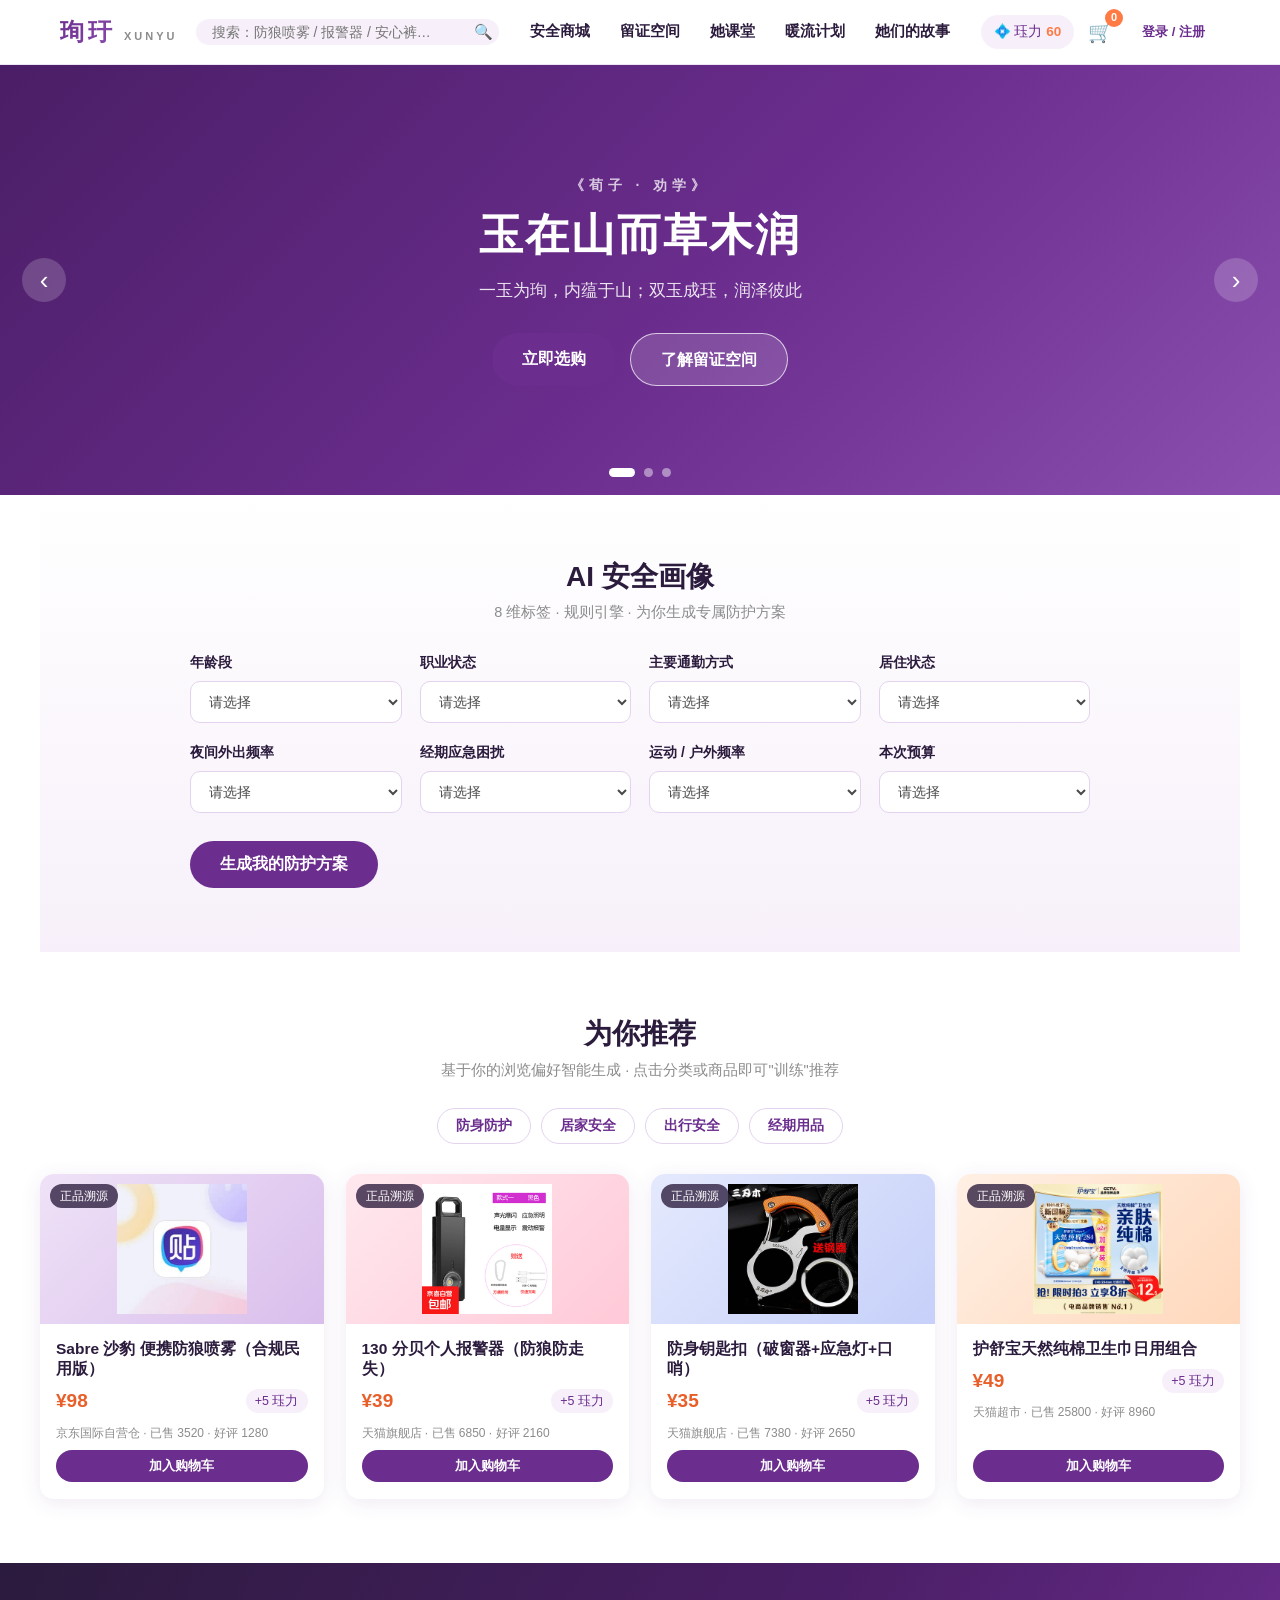
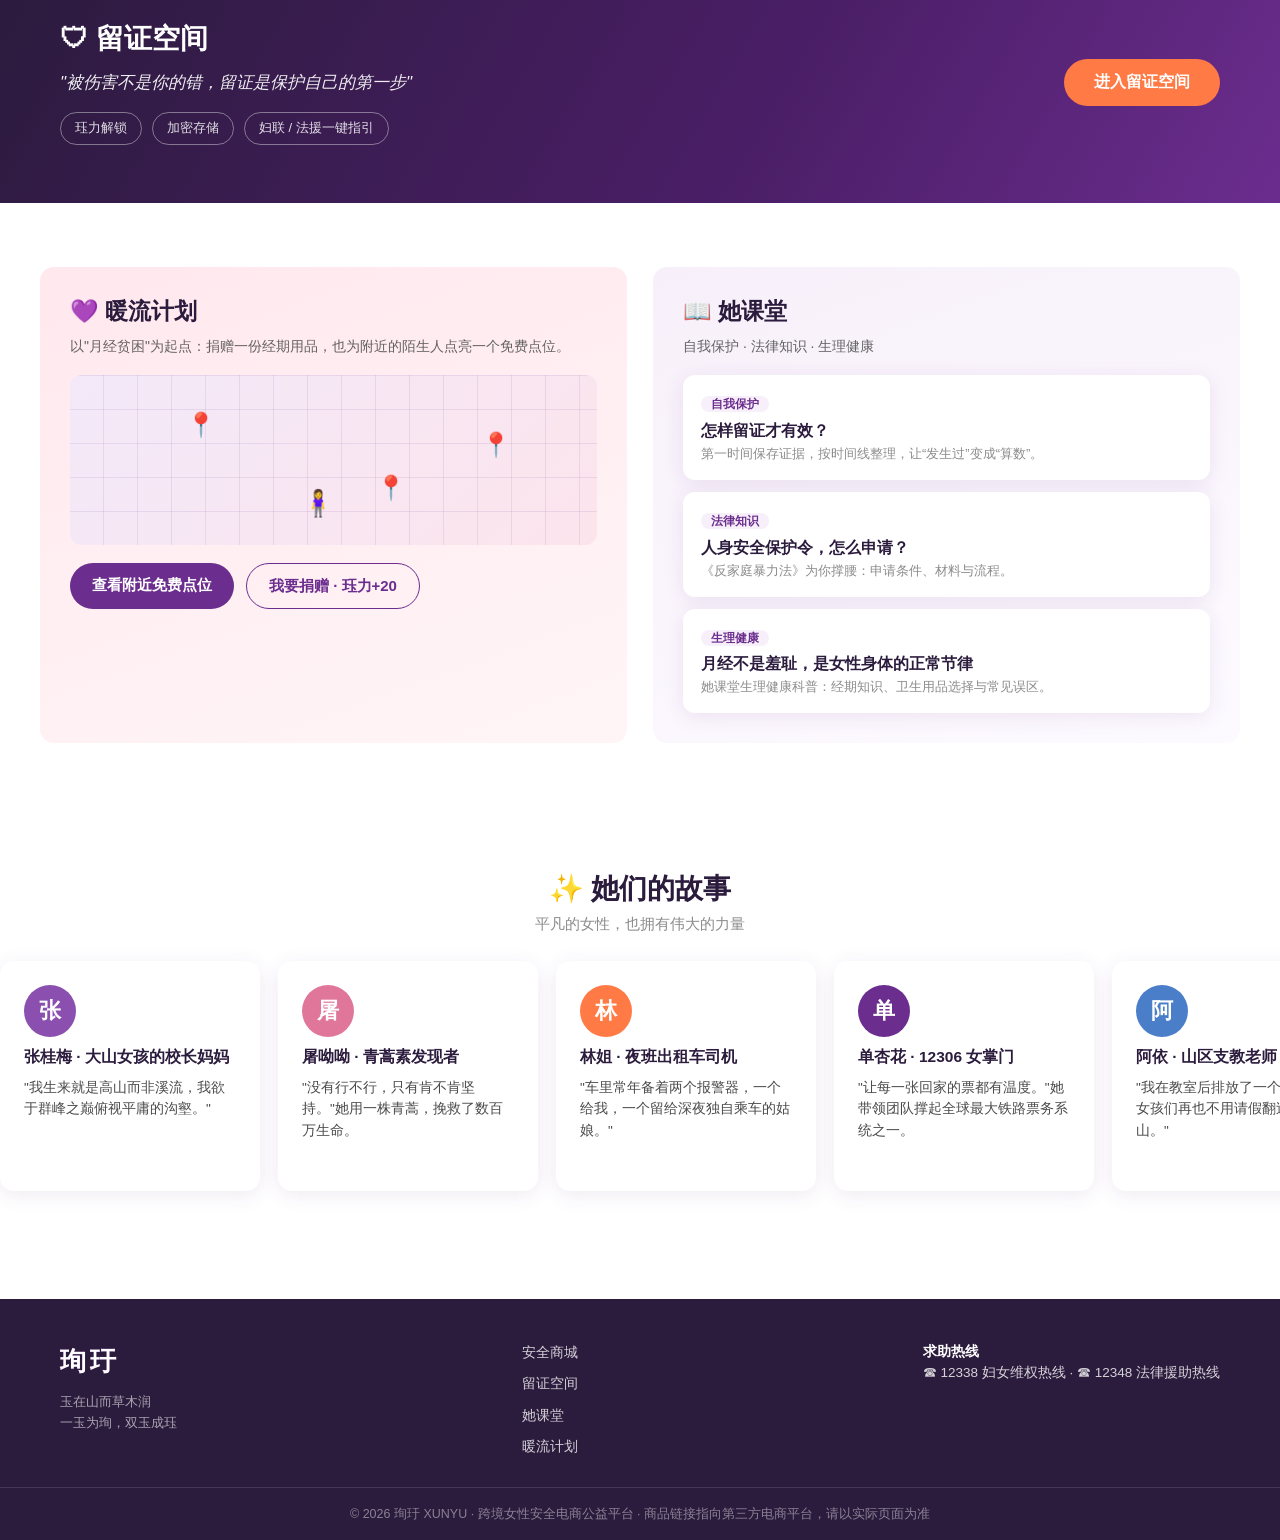
<file: index.html>
<!DOCTYPE html>
<html lang="zh-CN">
<head>
<meta charset="UTF-8">
<meta name="viewport" content="width=device-width, initial-scale=1.0">
<title>珣玗 XUNYU · 玉在山而草木润</title>
<meta name="description" content="珣玗——跨境女性安全电商公益平台。玉在山而草木润。">
<link rel="stylesheet" href="css/style.css">
</head>
<body>

<!-- ===== 顶部导航 ===== -->
<header class="site-header">
  <nav class="nav container">
    <a class="logo" href="index.html" aria-label="珣玗首页">
      <span class="logo-mark">珣玗</span>
      <span class="logo-en">XUNYU</span>
    </a>
    <div class="search" role="search">
      <input type="search" placeholder="搜索：防狼喷雾 / 报警器 / 安心裤…" aria-label="搜索商品">
      <button type="button" aria-label="搜索">🔍</button>
    </div>
    <ul class="nav-links" id="navLinks">
      <li><a href="pages/mall.html">安全商城</a></li>
      <li><a href="pages/evidence.html">留证空间</a></li>
      <li><a href="pages/legal.html">她课堂</a></li>
      <li><a href="pages/warm-current.html">暖流计划</a></li>
      <li><a href="pages/stories.html">她们的故事</a></li>
    </ul>
    <div class="nav-actions">
      <span class="jue-badge" id="jueBadge" title="一玉为珣，双玉成珏——购物与互助皆可累积珏力">💠 珏力 <b id="jueValue">60</b></span>
      <a class="cart-btn" href="#" id="cartBtn" aria-label="购物车">🛒<span class="cart-count" id="cartCount">0</span></a>
      <span id="authBox"></span>
      <button class="hamburger" id="hamburger" aria-label="打开菜单">☰</button>
    </div>
  </nav>
</header>

<!-- ===== Hero 轮播 ===== -->
<section class="hero">
  <div class="slides" id="slides">
    <div class="slide slide-1 active">
      <p class="slide-kicker">《荀子 · 劝学》</p>
      <h1>玉在山而草木润</h1>
      <p class="slide-sub">一玉为珣，内蕴于山；双玉成珏，润泽彼此</p>
      <div class="hero-cta">
        <a class="btn btn-primary btn-lg" href="pages/mall.html">立即选购</a>
        <a class="btn btn-outline-light btn-lg" href="pages/evidence.html">了解留证空间</a>
      </div>
    </div>
    <div class="slide slide-2">
      <p class="slide-kicker">跨境直邮 · 正品溯源</p>
      <h1>防护用品，正规买得到</h1>
      <p class="slide-sub">防身防护 / 居家安全 / 出行安全 / 经期用品</p>
      <div class="hero-cta">
        <a class="btn btn-primary btn-lg" href="pages/mall.html">进入安全商城</a>
      </div>
    </div>
    <div class="slide slide-3">
      <p class="slide-kicker">暖流计划 · 经期公益</p>
      <h1>附近哪里，有免费的安心</h1>
      <p class="slide-sub">LBS 安心地图，让应急经期用品一图可见</p>
      <div class="hero-cta">
        <a class="btn btn-primary btn-lg" href="pages/warm-current.html">查看安心地图</a>
      </div>
    </div>
  </div>
  <button class="hero-arrow prev" id="heroPrev" aria-label="上一张">‹</button>
  <button class="hero-arrow next" id="heroNext" aria-label="下一张">›</button>
  <div class="hero-dots" id="heroDots"></div>
</section>

<!-- ===== AI 安全画像 ===== -->
<section class="section container" id="safetyProfile">
  <div class="section-head">
    <h2>AI 安全画像</h2>
    <p class="section-sub">8 维标签 · 规则引擎 · 为你生成专属防护方案</p>
  </div>
  <form class="profile-form" id="profileForm">
    <div class="form-grid">
      <div class="form-field">
        <label for="p-age">年龄段</label>
        <select id="p-age" name="age" required>
          <option value="">请选择</option>
          <option value="18-25">18—25 岁</option>
          <option value="26-35">26—35 岁</option>
          <option value="36-45">36—45 岁</option>
          <option value="45+">45 岁以上</option>
        </select>
      </div>
      <div class="form-field">
        <label for="p-job">职业状态</label>
        <select id="p-job" name="job" required>
          <option value="">请选择</option>
          <option value="学生">在校学生</option>
          <option value="白领">都市白领</option>
          <option value="夜班">夜班 / 轮班从业者</option>
          <option value="自由职业">自由职业</option>
          <option value="其他">其他</option>
        </select>
      </div>
      <div class="form-field">
        <label for="p-commute">主要通勤方式</label>
        <select id="p-commute" name="commute" required>
          <option value="">请选择</option>
          <option value="步行">步行</option>
          <option value="公交地铁">公交 / 地铁</option>
          <option value="打车">打车 / 网约车</option>
          <option value="自驾">自驾</option>
          <option value="骑行">骑行</option>
        </select>
      </div>
      <div class="form-field">
        <label for="p-live">居住状态</label>
        <select id="p-live" name="live" required>
          <option value="">请选择</option>
          <option value="独居">独居</option>
          <option value="合租">与人合租</option>
          <option value="家人">与家人同住</option>
          <option value="宿舍">学校 / 公司宿舍</option>
        </select>
      </div>
      <div class="form-field">
        <label for="p-night">夜间外出频率</label>
        <select id="p-night" name="night" required>
          <option value="">请选择</option>
          <option value="经常">经常（每周 ≥3 次）</option>
          <option value="偶尔">偶尔</option>
          <option value="很少">很少</option>
        </select>
      </div>
      <div class="form-field">
        <label for="p-period">经期应急困扰</label>
        <select id="p-period" name="period" required>
          <option value="">请选择</option>
          <option value="经常">经常遇到</option>
          <option value="偶尔">偶尔遇到</option>
          <option value="没有">没有困扰</option>
        </select>
      </div>
      <div class="form-field">
        <label for="p-sport">运动 / 户外频率</label>
        <select id="p-sport" name="sport" required>
          <option value="">请选择</option>
          <option value="经常">经常</option>
          <option value="偶尔">偶尔</option>
          <option value="不">几乎不</option>
        </select>
      </div>
      <div class="form-field">
        <label for="p-budget">本次预算</label>
        <select id="p-budget" name="budget" required>
          <option value="">请选择</option>
          <option value="100以下">100 元以下</option>
          <option value="100-300">100—300 元</option>
          <option value="300以上">300 元以上</option>
        </select>
      </div>
    </div>
    <button type="submit" class="btn btn-primary btn-lg">生成我的防护方案</button>
  </form>
  <div class="profile-result" id="profileResult" hidden></div>
</section>

<!-- ===== 智能推荐 ===== -->
<section class="section container" id="recommend">
  <div class="section-head">
    <h2>为你推荐</h2>
    <p class="section-sub">基于你的浏览偏好智能生成 · 点击分类或商品即可"训练"推荐</p>
  </div>
  <div class="interest-tabs" id="interestTabs">
    <button type="button" data-cat="防身防护">防身防护</button>
    <button type="button" data-cat="居家安全">居家安全</button>
    <button type="button" data-cat="出行安全">出行安全</button>
    <button type="button" data-cat="经期用品">经期用品</button>
  </div>
  <div class="product-grid" id="productGrid"></div>
</section>

<!-- ===== 留证空间入口 Banner ===== -->
<section class="evidence-banner" id="evidence">
  <div class="container evidence-inner">
    <div class="evidence-text">
      <h2>🛡 留证空间</h2>
      <p class="evidence-quote">"被伤害不是你的错，留证是保护自己的第一步"</p>
      <ul class="evidence-feats">
        <li>珏力解锁</li>
        <li>加密存储</li>
        <li>妇联 / 法援一键指引</li>
      </ul>
    </div>
    <button type="button" class="btn btn-accent btn-lg" id="homeEvidenceBtn">进入留证空间</button>
  </div>
</section>

<!-- ===== 首页留证空间询问弹窗 ===== -->
<div class="modal-mask" id="homeEvidenceModal" hidden>
  <div class="modal" role="dialog" aria-modal="true" aria-labelledby="homeEvidenceTitle">
    <button type="button" class="modal-close" id="homeEvidenceClose" aria-label="关闭">×</button>
    <h3 id="homeEvidenceTitle">🛡 进入留证空间之前</h3>
    <p class="modal-q">"你需要我们帮你联系妇联、法律援助吗？"</p>
    <div class="hotline-list" id="homeEvidenceHotlineList">
      <a href="tel:12338">☎ <b>12338</b> 妇女维权热线</a>
      <a href="tel:12348">☎ <b>12348</b> 法律援助热线</a>
      <a href="tel:110">☎ <b>110</b> 报警电话</a>
      <a href="https://www.women.org.cn" target="_blank" rel="noopener">🔗 全国妇联官网</a>
      <a href="https://www.12348.gov.cn" target="_blank" rel="noopener">🔗 中国法律服务网</a>
    </div>
    <div class="modal-actions">
      <button class="btn btn-accent" id="homeNeedHelpBtn" type="button">需要，帮我联系</button>
      <button class="btn btn-primary" id="homeEnterSpaceBtn" type="button">无需报警，继续留证</button>
    </div>
    <p class="form-note" style="margin-top:14px;text-align:center;">提示：查看留证空间无需门槛；保存一条留证需要登录账户并消耗 25 珏力。</p>
  </div>
</div>

<!-- ===== 暖流计划 + 她课堂 ===== -->
<section class="section container two-col">
  <div class="col-card warm" id="warm">
    <h2>💜 暖流计划</h2>
    <p class="col-desc">以"月经贫困"为起点：捐赠一份经期用品，也为附近的陌生人点亮一个免费点位。</p>
    <div class="mini-map" id="miniMap" aria-label="安心地图预览">
      <span class="map-marker m1">📍</span>
      <span class="map-marker m2">📍</span>
      <span class="map-marker m3">📍</span>
      <span class="map-me">🧍‍♀️</span>
    </div>
    <div class="col-actions">
      <a class="btn btn-primary" href="pages/warm-current.html" id="mapBtn">查看附近免费点位</a>
      <a class="btn btn-outline" href="pages/warm-current.html">我要捐赠 · 珏力+20</a>
    </div>
  </div>
  <div class="col-card classroom" id="classroom">
    <h2>📖 她课堂</h2>
    <p class="col-desc">自我保护 · 法律知识 · 生理健康</p>
    <div class="article-list">
      <a class="article-card" href="pages/legal.html#evidence-guide">
        <span class="article-tag">自我保护</span>
        <h3>怎样留证才有效？</h3>
        <p>第一时间保存证据，按时间线整理，让“发生过”变成“算数”。</p>
      </a>
      <a class="article-card" href="pages/legal.html#protection-order">
        <span class="article-tag">法律知识</span>
        <h3>人身安全保护令，怎么申请？</h3>
        <p>《反家庭暴力法》为你撑腰：申请条件、材料与流程。</p>
      </a>
      <a class="article-card" href="pages/legal.html#health">
        <span class="article-tag">生理健康</span>
        <h3>月经不是羞耻，是女性身体的正常节律</h3>
        <p>她课堂生理健康科普：经期知识、卫生用品选择与常见误区。</p>
      </a>
    </div>
  </div>
</section>

<!-- ===== 她们的故事 ===== -->
<section class="section" id="stories">
  <div class="container">
    <h2>✨ 她们的故事</h2>
    <p class="section-sub">平凡的女性，也拥有伟大的力量</p>
  </div>
  <div class="story-scroll" id="storyScroll">
    <article class="story-card">
      <div class="story-avatar s1">张</div>
      <h3>张桂梅 · 大山女孩的校长妈妈</h3>
      <p>"我生来就是高山而非溪流，我欲于群峰之巅俯视平庸的沟壑。"</p>
    </article>
    <article class="story-card">
      <div class="story-avatar s2">屠</div>
      <h3>屠呦呦 · 青蒿素发现者</h3>
      <p>"没有行不行，只有肯不肯坚持。"她用一株青蒿，挽救了数百万生命。</p>
    </article>
    <article class="story-card">
      <div class="story-avatar s3">林</div>
      <h3>林姐 · 夜班出租车司机</h3>
      <p>"车里常年备着两个报警器，一个给我，一个留给深夜独自乘车的姑娘。"</p>
    </article>
    <article class="story-card">
      <div class="story-avatar s4">单</div>
      <h3>单杏花 · 12306 女掌门</h3>
      <p>"让每一张回家的票都有温度。"她带领团队撑起全球最大铁路票务系统之一。</p>
    </article>
    <article class="story-card">
      <div class="story-avatar s5">阿</div>
      <h3>阿依 · 山区支教老师</h3>
      <p>"我在教室后排放了一个'安心盒'，女孩们再也不用请假翻过两座山。"</p>
    </article>
    <article class="story-card">
      <div class="story-avatar s6">你</div>
      <h3>你的故事</h3>
      <p>"平凡的女性，也拥有伟大的力量。等你来讲。"</p>
      <a class="btn btn-outline btn-sm" href="pages/stories.html">我来发声</a>
    </article>
  </div>
</section>

<!-- ===== 商品详情 / 区块链溯源弹窗 ===== -->
<div class="modal-mask" id="productModal" hidden>
  <div class="modal product-modal" role="dialog" aria-modal="true" aria-labelledby="pmTitle">
    <button type="button" class="modal-close" id="pmClose" aria-label="关闭">×</button>
    <div class="pm-header">
      <div class="pm-emoji" id="pmEmoji">🌶️</div>
      <div class="pm-info">
        <h3 id="pmTitle">商品名称</h3>
        <p id="pmMeta">类别 · ¥价格 · +珏力</p>
        <div id="pmWarehouse" style="margin-top:8px;"></div>
        <p class="pm-note" id="pmNote" style="margin-top:8px;color:var(--orange);font-size:13px;"></p>
      </div>
    </div>
    <div class="pm-body">
      <h4>🔗 区块链溯源：链上护照</h4>
      <div class="trace-chain" id="pmTrace">
        <!-- JS 填充 -->
      </div>
    </div>
    <div class="pm-actions">
      <button type="button" class="btn btn-primary" id="pmAddCart">加入购物车</button>
      <a class="btn btn-accent" id="pmBuy" href="#" target="_blank" rel="noopener">立即购买</a>
      <button type="button" class="btn btn-outline" id="pmCloseBtn">关闭</button>
    </div>
  </div>
</div>

<!-- ===== 页脚 ===== -->
<footer class="site-footer">
  <div class="container footer-inner">
    <div class="footer-brand">
      <span class="logo-mark">珣玗</span>
      <p>玉在山而草木润<br>一玉为珣，双玉成珏</p>
    </div>
    <ul class="footer-links">
      <li><a href="pages/mall.html">安全商城</a></li>
      <li><a href="pages/evidence.html">留证空间</a></li>
      <li><a href="pages/legal.html">她课堂</a></li>
      <li><a href="pages/warm-current.html">暖流计划</a></li>
    </ul>
    <div class="footer-hotline">
      <p><b>求助热线</b></p>
      <p>☎ 12338 妇女维权热线 · ☎ 12348 法律援助热线</p>
    </div>
  </div>
  <p class="footer-copy">© 2026 珣玗 XUNYU · 跨境女性安全电商公益平台 · 商品链接指向第三方电商平台，请以实际页面为准</p>
</footer>

<!-- ===== Toast 提示 ===== -->
<div class="toast" id="toast" hidden></div>

<script src="js/utils.js"></script>
<script src="js/auth.js"></script>
<script src="js/data.js"></script>
<script src="js/recommend.js"></script>
<script src="js/main.js"></script>
<script src="js/safety-profile.js"></script>
<script src="js/product-modal.js"></script>
</body>
</html>
</file>
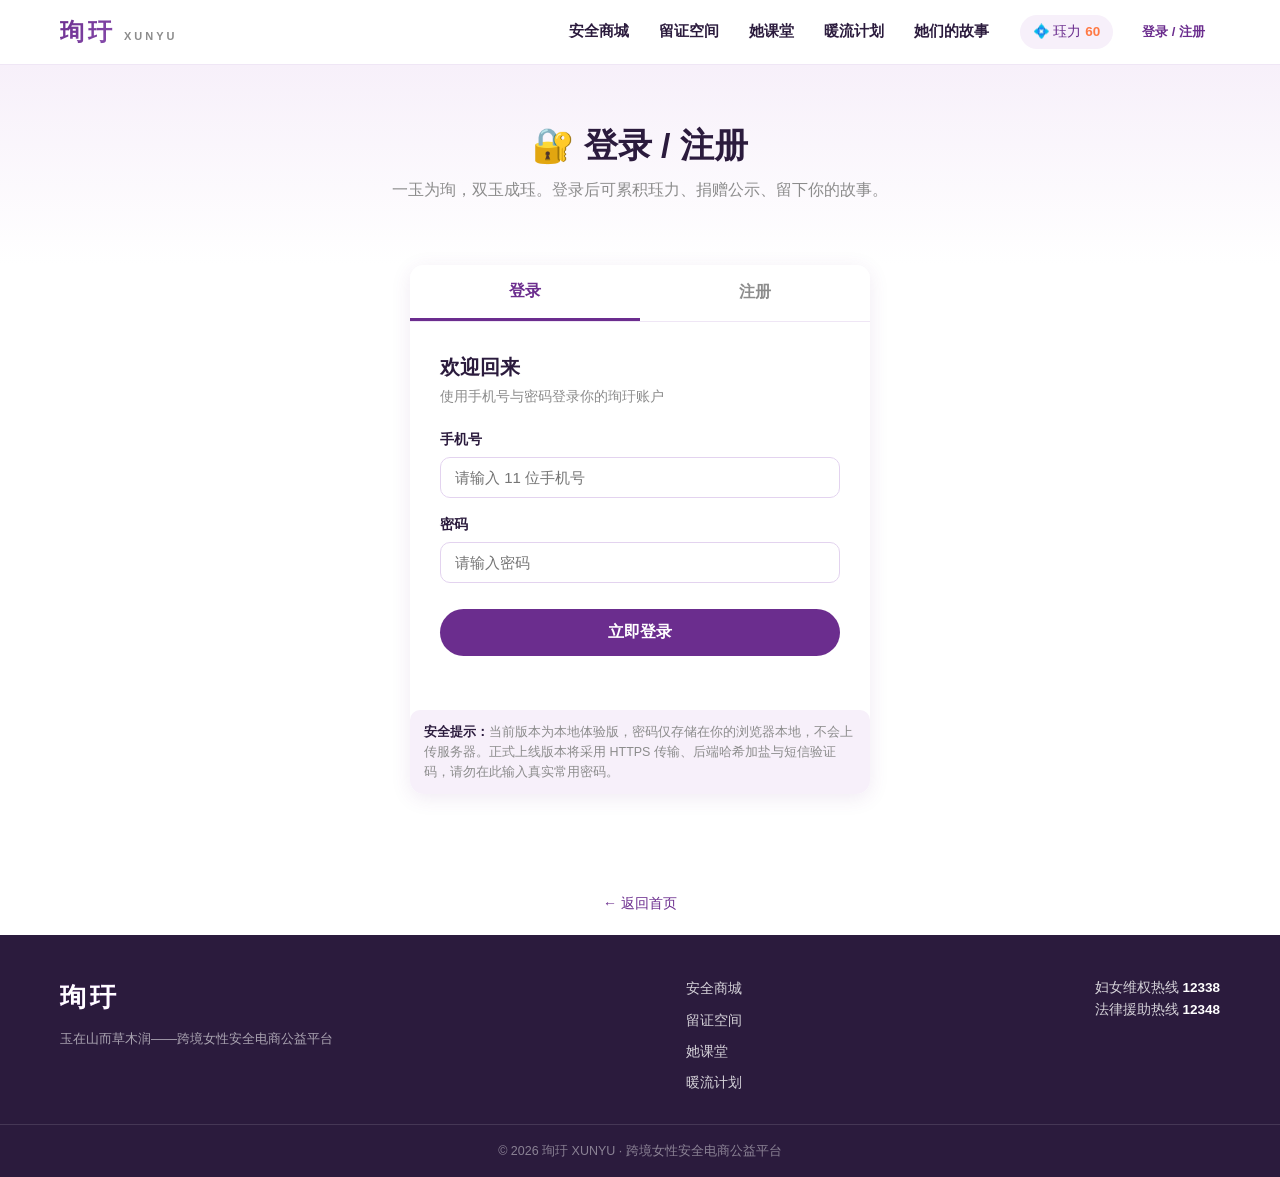
<file: pages/auth.html>
<!DOCTYPE html>
<html lang="zh-CN">
<head>
<meta charset="UTF-8">
<meta name="viewport" content="width=device-width, initial-scale=1.0">
<title>登录 / 注册 · 珣玗 XUNYU</title>
<meta name="description" content="珣玗用户登录与注册——跨境女性安全电商公益平台。">
<link rel="stylesheet" href="../css/style.css">
<link rel="stylesheet" href="../css/pages.css">
<style>
  .auth-page .page-hero { background: linear-gradient(180deg, var(--lavender), #fff); }
  .auth-card {
    max-width: 460px; margin: 0 auto 80px;
    background: #fff; border-radius: var(--radius);
    box-shadow: var(--shadow); overflow: hidden;
  }
  .auth-tabs {
    display: flex; border-bottom: 1px solid #EFE6F5;
  }
  .auth-tabs button {
    flex: 1; border: none; background: #fff; padding: 16px;
    font-size: 16px; font-weight: 700; color: var(--text-light);
    cursor: pointer; font-family: inherit;
  }
  .auth-tabs button.active { color: var(--purple); border-bottom: 3px solid var(--purple); }
  .auth-panel { padding: 32px 30px 36px; }
  .auth-panel[hidden] { display: none; }
  .auth-panel h3 { font-size: 20px; margin-bottom: 6px; }
  .auth-panel .sub { color: var(--text-light); font-size: 13.5px; margin-bottom: 22px; }
  .auth-panel .form-row { margin-bottom: 16px; }
  .auth-panel input {
    width: 100%; border: 1.5px solid #E3D3EF; border-radius: 10px;
    padding: 11px 14px; font-size: 15px; font-family: inherit; outline: none;
  }
  .auth-panel input:focus { border-color: var(--purple); background: #FFFCFF; }
  .auth-panel .btn-primary { width: 100%; margin-top: 10px; }
  .auth-safe {
    margin-top: 18px; padding: 12px 14px; border-radius: 10px;
    background: var(--lavender); font-size: 12.5px; color: var(--text-light); line-height: 1.6;
  }
  .auth-safe b { color: var(--purple-dark); }
  .back-link {
    display: inline-block; margin-top: 18px; color: var(--purple); font-size: 14px;
  }
  .back-link:hover { color: var(--orange); }
</style>
</head>
<body class="auth-page">

<header class="site-header">
  <nav class="nav container">
    <a class="logo" href="../index.html" aria-label="珣玗首页">
      <span class="logo-mark">珣玗</span><span class="logo-en">XUNYU</span>
    </a>
    <ul class="nav-links" id="navLinks">
      <li><a href="./mall.html">安全商城</a></li>
      <li><a href="./evidence.html">留证空间</a></li>
      <li><a href="./legal.html">她课堂</a></li>
      <li><a href="./warm-current.html">暖流计划</a></li>
      <li><a href="./stories.html">她们的故事</a></li>
    </ul>
    <div class="nav-actions">
      <span class="jue-badge">💠 珏力 <b id="jueValue">60</b></span>
      <span id="authBox"></span>
      <button class="hamburger" id="hamburger">☰</button>
    </div>
  </nav>
</header>

<main class="page">
  <section class="page-hero auth-hero">
    <div class="container">
      <h1>🔐 登录 / 注册</h1>
      <p>一玉为珣，双玉成珏。登录后可累积珏力、捐赠公示、留下你的故事。</p>
    </div>
  </section>

  <section class="container">
    <div class="auth-card">
      <div class="auth-tabs">
        <button type="button" class="active" id="loginTab">登录</button>
        <button type="button" id="registerTab">注册</button>
      </div>

      <div class="auth-panel" id="loginPanel">
        <h3>欢迎回来</h3>
        <p class="sub">使用手机号与密码登录你的珣玗账户</p>
        <form id="loginForm">
          <div class="form-row">
            <label for="loginPhone">手机号</label>
            <input type="tel" id="loginPhone" placeholder="请输入 11 位手机号" maxlength="11" required>
          </div>
          <div class="form-row">
            <label for="loginPwd">密码</label>
            <input type="password" id="loginPwd" placeholder="请输入密码" minlength="6" required>
          </div>
          <button type="submit" class="btn btn-primary btn-lg">立即登录</button>
        </form>
      </div>

      <div class="auth-panel" id="registerPanel" hidden>
        <h3>加入珣玗</h3>
        <p class="sub">注册后即可使用留证空间、暖流捐赠与她故事投稿</p>
        <form id="registerForm">
          <div class="form-row">
            <label for="regPhone">手机号</label>
            <input type="tel" id="regPhone" placeholder="请输入 11 位手机号" maxlength="11" required>
          </div>
          <div class="form-row">
            <label for="regNickname">昵称</label>
            <input type="text" id="regNickname" placeholder="给自己起个温暖的昵称" maxlength="16">
          </div>
          <div class="form-row">
            <label for="regPwd">密码</label>
            <input type="password" id="regPwd" placeholder="至少 6 位密码" minlength="6" required>
          </div>
          <div class="form-row">
            <label for="regPwd2">确认密码</label>
            <input type="password" id="regPwd2" placeholder="再次输入密码" minlength="6" required>
          </div>
          <button type="submit" class="btn btn-primary btn-lg">注册账户</button>
        </form>
      </div>

      <div class="auth-safe">
        <b>安全提示：</b>当前版本为本地体验版，密码仅存储在你的浏览器本地，不会上传服务器。正式上线版本将采用 HTTPS 传输、后端哈希加盐与短信验证码，请勿在此输入真实常用密码。
      </div>
    </div>
    <div style="text-align:center;">
      <a class="back-link" href="../index.html">← 返回首页</a>
    </div>
  </section>
</main>

<footer class="site-footer">
  <div class="container footer-inner">
    <div class="footer-brand">
      <span class="logo-mark">珣玗</span>
      <p>玉在山而草木润——跨境女性安全电商公益平台</p>
    </div>
    <ul class="footer-links">
      <li><a href="./mall.html">安全商城</a></li>
      <li><a href="./evidence.html">留证空间</a></li>
      <li><a href="./legal.html">她课堂</a></li>
      <li><a href="./warm-current.html">暖流计划</a></li>
    </ul>
    <div class="footer-hotline">
      <p>妇女维权热线 <b>12338</b></p>
      <p>法律援助热线 <b>12348</b></p>
    </div>
  </div>
  <div class="footer-copy">© 2026 珣玗 XUNYU · 跨境女性安全电商公益平台</div>
</footer>

<script src="../js/utils.js"></script>
<script src="../js/auth.js"></script>
<script>
(function () {
  "use strict";
  // 初始化珏力显示与移动菜单
  window.setJue && window.setJue(window.getJue());
  const navLinks = document.getElementById("navLinks");
  document.getElementById("hamburger").addEventListener("click", () => navLinks.classList.toggle("open"));
  navLinks.addEventListener("click", (e) => { if (e.target.tagName === "A") navLinks.classList.remove("open"); });
})();
</script>
</body>
</html>
</file>
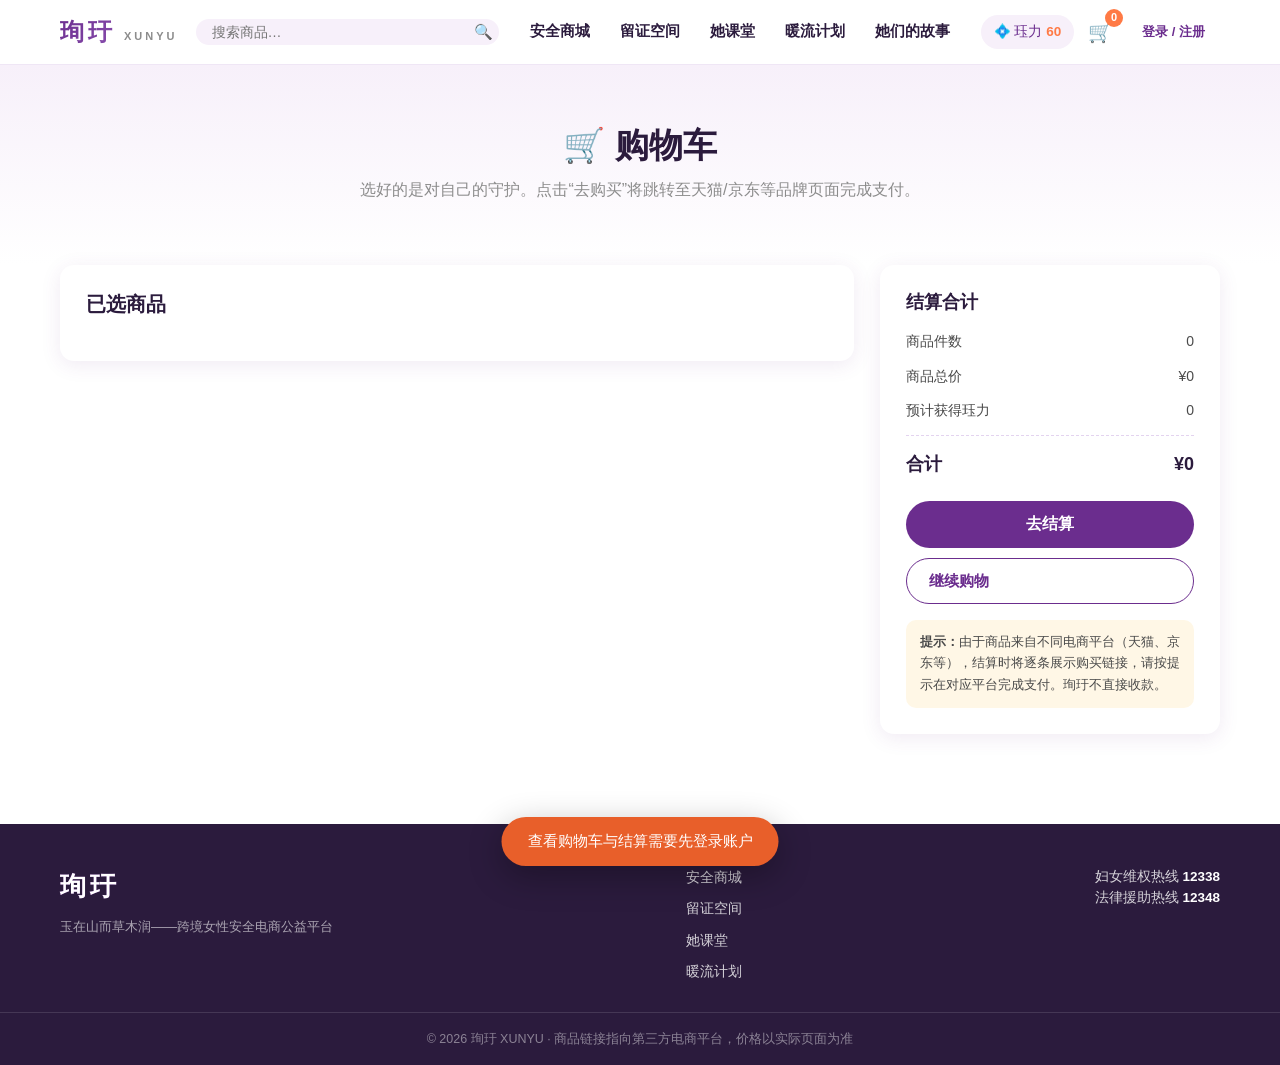
<file: pages/cart.html>
<!DOCTYPE html>
<html lang="zh-CN">
<head>
<meta charset="UTF-8">
<meta name="viewport" content="width=device-width, initial-scale=1.0">
<title>购物车 · 珣玗 XUNYU</title>
<meta name="description" content="珣玗购物车——已选安全用品与经期用品，点击跳转真实电商平台完成购买。">
<link rel="stylesheet" href="../css/style.css">
<link rel="stylesheet" href="../css/pages.css">
<style>
  .cart-page .page-hero { background: linear-gradient(180deg, var(--lavender), #fff); }
  .cart-layout { display: grid; grid-template-columns: 1fr 340px; gap: 26px; align-items: start; }
  .cart-card {
    background: #fff; border-radius: var(--radius); box-shadow: var(--shadow); padding: 26px;
  }
  .cart-card h2 { font-size: 20px; margin-bottom: 18px; }
  .cart-empty { text-align: center; padding: 50px 20px; color: var(--text-light); }
  .cart-item {
    display: flex; gap: 16px; align-items: center;
    padding: 18px 0; border-bottom: 1px solid #EFE6F5;
  }
  .cart-item:last-child { border-bottom: none; }
  .cart-item-emoji,
  .cart-item-thumb {
    width: 56px; height: 56px; border-radius: 12px;
    display: flex; align-items: center; justify-content: center;
    font-size: 32px; background: var(--lavender); flex-shrink: 0;
    overflow: hidden;
  }
  .cart-item-thumb img { width: 100%; height: 100%; object-fit: contain; padding: 4px; }
  .cart-item-info { flex: 1; min-width: 0; }
  .cart-item-info h3 { font-size: 15px; margin-bottom: 4px; }
  .cart-item-info p { font-size: 13px; color: var(--text-light); }
  .cart-item-price { font-weight: 700; color: var(--purple-dark); min-width: 80px; text-align: right; }
  .cart-qty {
    display: flex; align-items: center; gap: 8px; margin: 0 14px;
  }
  .cart-qty button {
    width: 28px; height: 28px; border: 1.5px solid #E3D3EF; border-radius: 6px;
    background: #fff; color: var(--purple); cursor: pointer; font-size: 16px; line-height: 1;
  }
  .cart-qty input {
    width: 44px; text-align: center; border: 1.5px solid #E3D3EF; border-radius: 6px;
    padding: 4px; font-size: 14px; color: var(--text);
  }
  .cart-item-remove {
    background: transparent; border: none; color: var(--text-light); cursor: pointer; font-size: 13px;
  }
  .cart-item-remove:hover { color: #E85F2A; }
  .cart-summary {
    background: #fff; border-radius: var(--radius); box-shadow: var(--shadow); padding: 26px;
    position: sticky; top: 84px;
  }
  .cart-summary h2 { font-size: 18px; margin-bottom: 16px; }
  .summary-row {
    display: flex; justify-content: space-between; font-size: 14px; margin-bottom: 12px;
  }
  .summary-row.total {
    font-size: 18px; font-weight: 700; color: var(--purple-dark);
    border-top: 1px dashed #E3D3EF; padding-top: 14px; margin-top: 14px;
  }
  .cart-summary .btn { width: 100%; margin-top: 10px; }
  .cart-note {
    background: #FFF7E6; border-radius: 10px; padding: 12px 14px;
    font-size: 12.5px; color: var(--text); line-height: 1.7; margin-top: 16px;
  }
  @media (max-width: 900px) {
    .cart-layout { grid-template-columns: 1fr; }
    .cart-summary { position: static; }
  }
</style>
</head>
<body class="cart-page">

<header class="site-header">
  <nav class="nav container">
    <a class="logo" href="../index.html" aria-label="珣玗首页">
      <span class="logo-mark">珣玗</span><span class="logo-en">XUNYU</span>
    </a>
    <div class="search" role="search">
      <input type="search" placeholder="搜索商品…" aria-label="搜索商品"><button type="button">🔍</button>
    </div>
    <ul class="nav-links" id="navLinks">
      <li><a href="./mall.html">安全商城</a></li>
      <li><a href="./evidence.html">留证空间</a></li>
      <li><a href="./legal.html">她课堂</a></li>
      <li><a href="./warm-current.html">暖流计划</a></li>
      <li><a href="./stories.html">她们的故事</a></li>
    </ul>
    <div class="nav-actions">
      <span class="jue-badge">💠 珏力 <b id="jueValue">60</b></span>
      <a class="cart-btn" href="./cart.html" aria-label="购物车">🛒<span class="cart-count" id="cartCount">0</span></a>
      <span id="authBox"></span>
      <button class="hamburger" id="hamburger">☰</button>
    </div>
  </nav>
</header>

<main class="page">
  <section class="page-hero cart-hero">
    <div class="container">
      <h1>🛒 购物车</h1>
      <p>选好的是对自己的守护。点击“去购买”将跳转至天猫/京东等品牌页面完成支付。</p>
    </div>
  </section>

  <section class="container page-body cart-layout">
    <div class="cart-card" id="cartCard">
      <h2>已选商品</h2>
      <div id="cartList">
        <!-- JS 渲染 -->
      </div>
    </div>

    <aside class="cart-summary">
      <h2>结算合计</h2>
      <div class="summary-row"><span>商品件数</span><span id="summaryCount">0</span></div>
      <div class="summary-row"><span>商品总价</span><span id="summaryPrice">¥0</span></div>
      <div class="summary-row"><span>预计获得珏力</span><span id="summaryJue">0</span></div>
      <div class="summary-row total"><span>合计</span><span id="summaryTotal">¥0</span></div>
      <button type="button" class="btn btn-primary btn-lg" id="checkoutBtn">去结算</button>
      <a class="btn btn-outline" href="./mall.html">继续购物</a>
      <p class="cart-note">
        <b>提示：</b>由于商品来自不同电商平台（天猫、京东等），结算时将逐条展示购买链接，请按提示在对应平台完成支付。珣玗不直接收款。
      </p>
    </aside>
  </section>
</main>

<footer class="site-footer">
  <div class="container footer-inner">
    <div class="footer-brand">
      <span class="logo-mark">珣玗</span>
      <p>玉在山而草木润——跨境女性安全电商公益平台</p>
    </div>
    <ul class="footer-links">
      <li><a href="./mall.html">安全商城</a></li>
      <li><a href="./evidence.html">留证空间</a></li>
      <li><a href="./legal.html">她课堂</a></li>
      <li><a href="./warm-current.html">暖流计划</a></li>
    </ul>
    <div class="footer-hotline">
      <p>妇女维权热线 <b>12338</b></p>
      <p>法律援助热线 <b>12348</b></p>
    </div>
  </div>
  <div class="footer-copy">© 2026 珣玗 XUNYU · 商品链接指向第三方电商平台，价格以实际页面为准</div>
</footer>

<div class="toast" id="toast" hidden></div>

<script src="../js/utils.js"></script>
<script src="../js/data.js"></script>
<script src="../js/auth.js"></script>
<script src="../js/cart.js"></script>
</body>
</html>
</file>
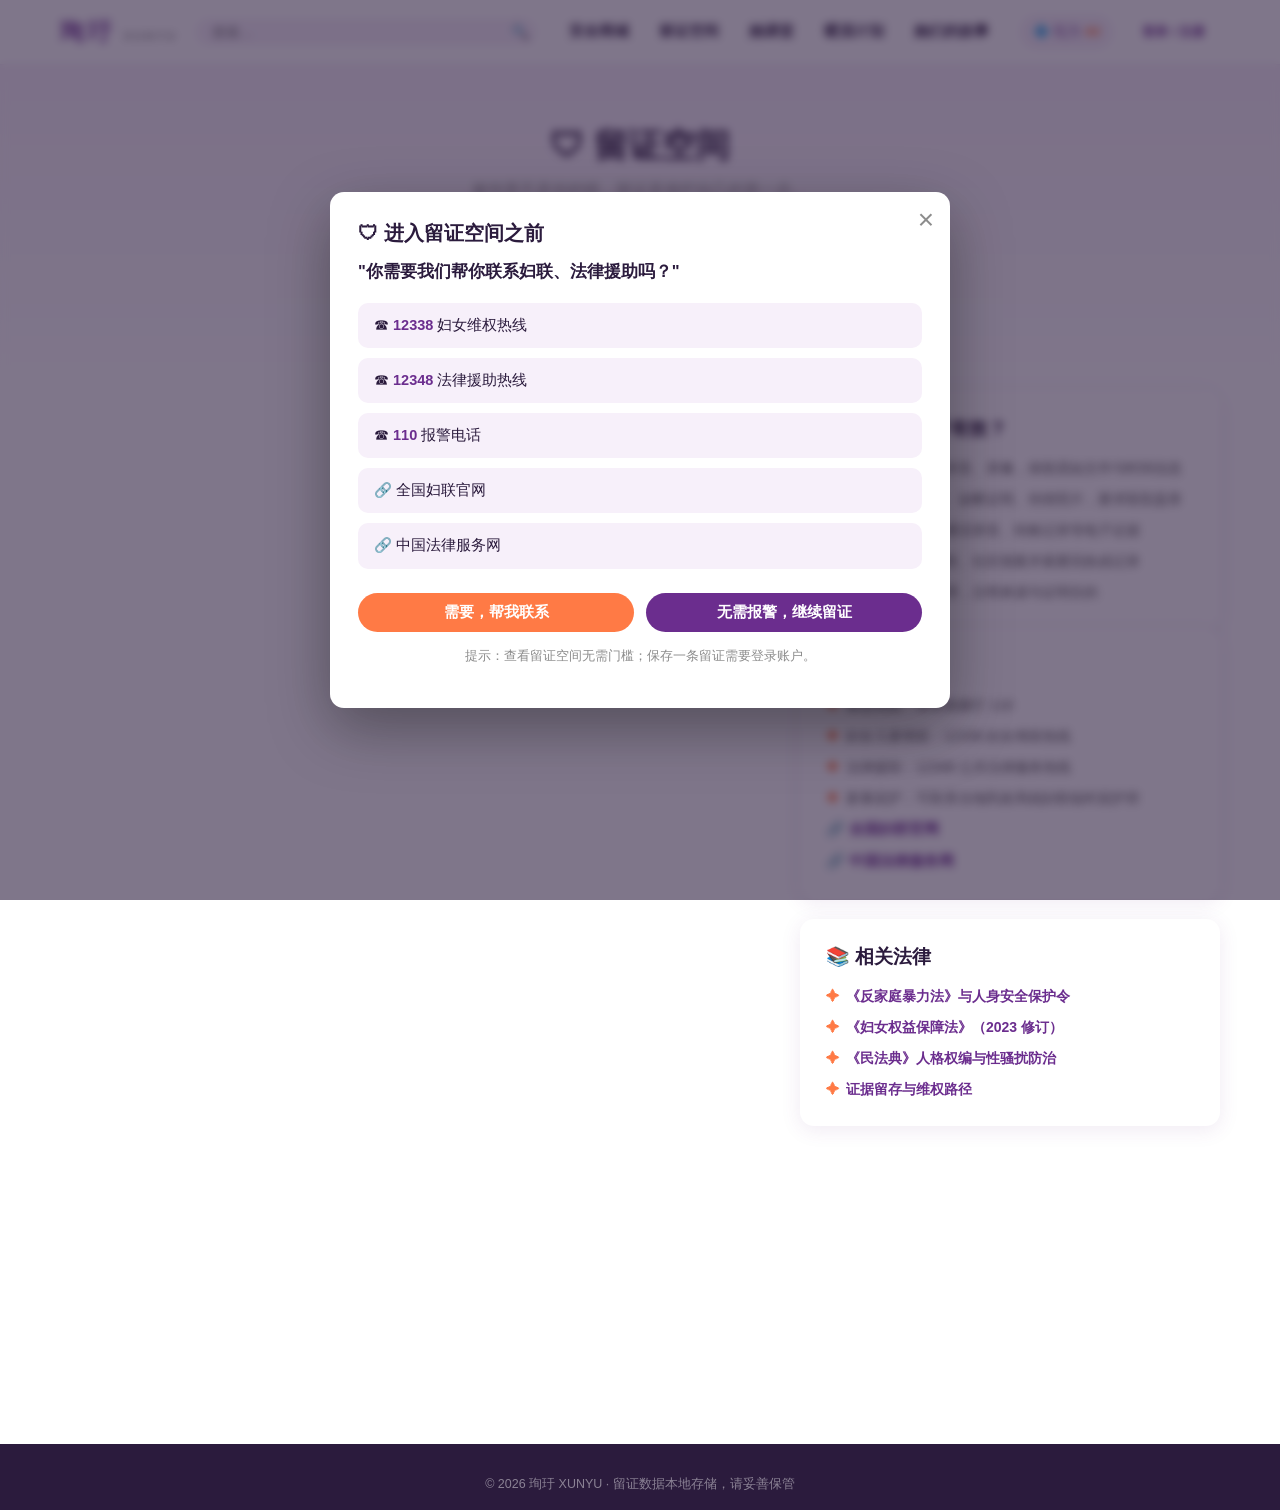
<file: pages/evidence.html>
<!DOCTYPE html>
<html lang="zh-CN">
<head>
<meta charset="UTF-8">
<meta name="viewport" content="width=device-width, initial-scale=1.0">
<title>留证空间 · 珣玗 XUNYU</title>
<link rel="stylesheet" href="../css/style.css">
<link rel="stylesheet" href="../css/pages.css">
</head>
<body class="evidence-page">

<header class="site-header">
  <nav class="nav container">
    <a class="logo" href="../index.html" aria-label="珣玗首页">
      <span class="logo-mark">珣玗</span><span class="logo-en">XUNYU</span>
    </a>
    <div class="search" role="search">
      <input type="search" placeholder="搜索…" aria-label="搜索商品"><button type="button">🔍</button>
    </div>
    <ul class="nav-links" id="navLinks">
      <li><a href="./mall.html">安全商城</a></li>
      <li><a href="./evidence.html">留证空间</a></li>
      <li><a href="./legal.html">她课堂</a></li>
      <li><a href="./warm-current.html">暖流计划</a></li>
      <li><a href="./stories.html">她们的故事</a></li>
    </ul>
    <div class="nav-actions">
      <span class="jue-badge">💠 珏力 <b id="jueValue">60</b></span>
      <span id="authBox"></span>
      <button class="hamburger" id="hamburger">☰</button>
    </div>
  </nav>
</header>

<main class="page">
  <section class="page-hero evidence-hero">
    <div class="container">
      <h1>🛡 留证空间</h1>
      <p>被伤害不是你的错，留证是保护自己的第一步。<br>你的每一次记录，都是把"发生过"变成"算数"。</p>
      <p id="jueStatusText" style="color:#6B2D8E;font-weight:700;"></p>
      <button class="btn btn-accent btn-lg" id="startEvidenceBtn" type="button" style="display:none;margin-top:10px;">新建留证</button>
    </div>
  </section>

  <!-- 未解锁覆盖层 -->
  <div class="lock-overlay" id="lockOverlay" hidden>
    <div class="lock-card">
      <h2>留证空间需 100 珏力解锁</h2>
      <p id="lockText">当前珏力不足，无法使用留证工具。</p>
      <div class="lock-progress"><i id="lockBar" style="width:0%"></i></div>
      <a class="btn btn-primary" href="./mall.html">去安全商城累积珏力</a>
      <a class="btn btn-outline" href="./warm-current.html">参与暖流计划 +20 珏力</a>
    </div>
  </div>

  <section class="container page-body" id="evidenceBody">
    <div class="evidence-main" id="evidenceMain">
      <div class="evidence-form-card">
        <h2>📝 新建留证</h2>
        <form id="evidenceForm">
          <div class="form-row">
            <label for="evType">事件类型</label>
            <select id="evType" required>
              <option value="">请选择</option>
              <option value="家暴">家庭暴力</option>
              <option value="性骚扰">性骚扰</option>
              <option value="跟踪骚扰">跟踪 / 骚扰</option>
              <option value="其他">其他侵害</option>
            </select>
          </div>
          <div class="form-row">
            <label for="evDate">发生时间</label>
            <input type="date" id="evDate" required>
          </div>
          <div class="form-row">
            <label for="evTitle">简短标题</label>
            <input type="text" id="evTitle" placeholder="例如：2026年9月10日家中冲突" required>
          </div>
          <div class="form-row">
            <label for="evDesc">详细经过</label>
            <textarea id="evDesc" rows="4" placeholder="记录时间、地点、人物、经过，越详细越有利于后续维权。"></textarea>
          </div>
          <div class="form-row">
            <label for="evFile">附件（照片 / 录音 / 视频 / 截图均可）</label>
            <input type="file" id="evFile" multiple accept="image/*,audio/*,video/*">
          </div>
          <div class="form-row">
            <label>位置信息（可选）</label>
            <div id="locationPicker"></div>
          </div>
          <p class="form-note">✓ 留证数据仅保存在你的浏览器本地，便于随时查看与导出；正式运营版本将提供端到端加密与云端安全存储。保存一条留证需消耗 25 珏力，请确保积分充足。位置信息仅保存模糊区域标签，不会保存原始经纬度。请勿在公共电脑上留存敏感内容。</p>
          <button type="submit" class="btn btn-primary">保存留证</button>
        </form>
      </div>

      <div class="timeline">
        <h2>📂 我的留证时间轴</h2>
        <div class="timeline-list" id="timelineList">
          <!-- 由 JS 渲染 -->
        </div>
      </div>
    </div>

    <aside class="evidence-aside">
      <div class="guide-card">
        <h2>📋 怎样留证才有效？</h2>
        <ul>
          <li>第一时间拍照、录音、录像，保留原始文件与时间信息</li>
          <li>就医后保存病历、诊断证明、伤情照片，要求医院盖章</li>
          <li>保存聊天记录、通话录音、转账记录等电子证据</li>
          <li>向公安机关、妇联、社区报案并索要回执或记录</li>
          <li>证据按时间线整理，注明来源与证明目的</li>
        </ul>
      </div>

      <div class="help-card">
        <h2>☎ 求助通道</h2>
        <ul>
          <li>紧急危险：请直接拨打 110</li>
          <li>妇女儿童维权：12338 妇女维权热线</li>
          <li>法律援助：12348 公共法律服务热线</li>
          <li>家暴庇护：可联系当地民政局或妇联临时庇护所</li>
        </ul>
        <a href="https://www.women.org.cn" target="_blank" rel="noopener">🔗 全国妇联官网</a>
        <a href="https://www.12348.gov.cn" target="_blank" rel="noopener">🔗 中国法律服务网</a>
      </div>

      <div class="guide-card" style="margin-top:20px;">
        <h2>📚 相关法律</h2>
        <ul>
          <li><a href="./legal.html#protection-order" style="color:var(--purple);font-weight:600;">《反家庭暴力法》与人身安全保护令</a></li>
          <li><a href="./legal.html#womens-rights" style="color:var(--purple);font-weight:600;">《妇女权益保障法》（2023 修订）</a></li>
          <li><a href="./legal.html#civil-code" style="color:var(--purple);font-weight:600;">《民法典》人格权编与性骚扰防治</a></li>
          <li><a href="./legal.html#evidence-guide" style="color:var(--purple);font-weight:600;">证据留存与维权路径</a></li>
        </ul>
      </div>
    </aside>
  </section>
</main>

<!-- 进入留证空间前询问弹窗 -->
<div class="page-modal-mask" id="entryModal" hidden>
  <div class="modal" role="dialog" aria-modal="true" aria-labelledby="entryTitle">
    <button class="modal-close" id="entryClose" aria-label="关闭">×</button>
    <h3 id="entryTitle">🛡 进入留证空间之前</h3>
    <p class="modal-q">"你需要我们帮你联系妇联、法律援助吗？"</p>
    <div class="hotline-list" id="entryHotlineList">
      <a href="tel:12338">☎ <b>12338</b> 妇女维权热线</a>
      <a href="tel:12348">☎ <b>12348</b> 法律援助热线</a>
      <a href="tel:110">☎ <b>110</b> 报警电话</a>
      <a href="https://www.women.org.cn" target="_blank" rel="noopener">🔗 全国妇联官网</a>
      <a href="https://www.12348.gov.cn" target="_blank" rel="noopener">🔗 中国法律服务网</a>
    </div>
    <div class="modal-actions">
      <button class="btn btn-accent" id="needHelpBtn" type="button">需要，帮我联系</button>
      <button class="btn btn-primary" id="enterSpaceBtn" type="button">无需报警，继续留证</button>
    </div>
    <p class="form-note" style="margin-top:14px;text-align:center;">提示：查看留证空间无需门槛；保存一条留证需要登录账户。</p>
  </div>
</div>

<div class="toast" id="toast" hidden></div>

<footer class="site-footer">
  <div class="container footer-copy" style="border-top:none;padding-top:30px;">
    © 2026 珣玗 XUNYU · 留证数据本地存储，请妥善保管
  </div>
</footer>

<script src="../js/utils.js"></script>
<script src="../js/data.js"></script>
<script src="../js/location-privacy.js"></script>
<script src="../js/auth.js"></script>
<script src="../js/evidence.js"></script>
</body>
</html>
</file>
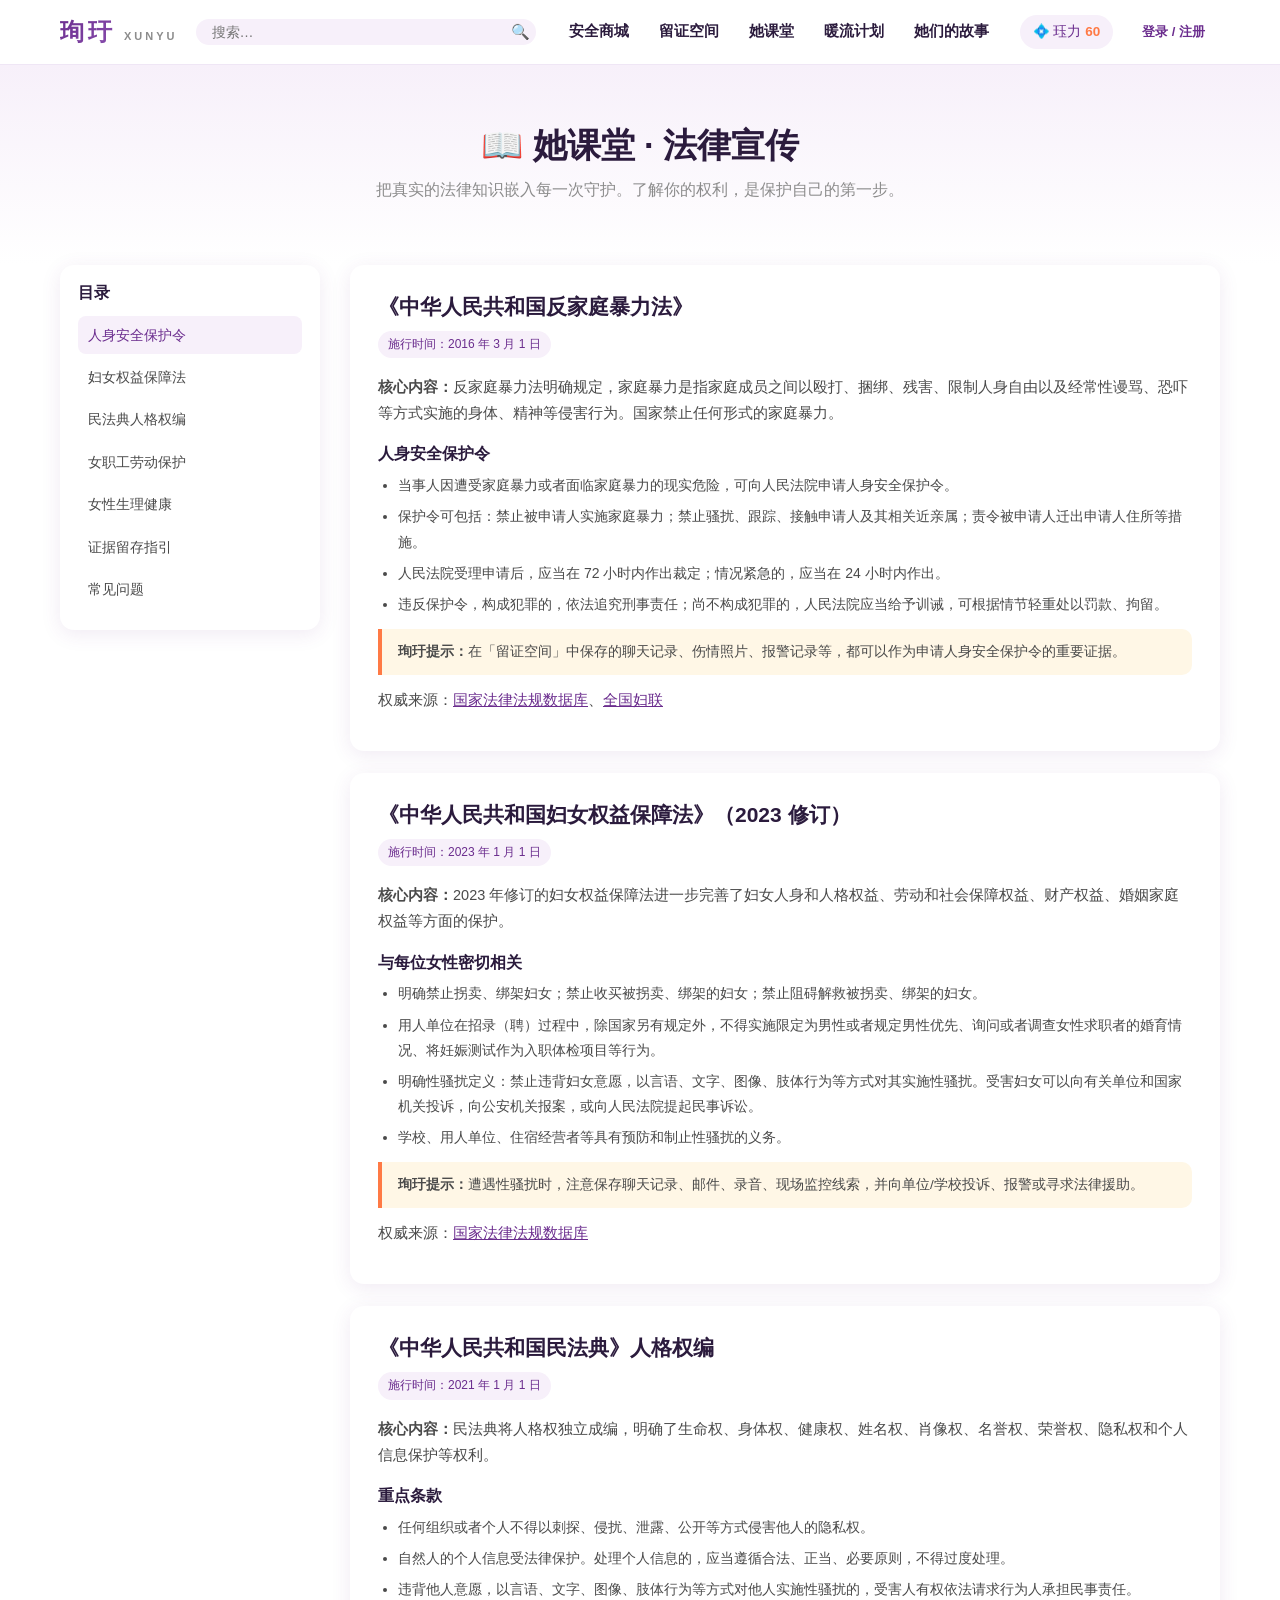
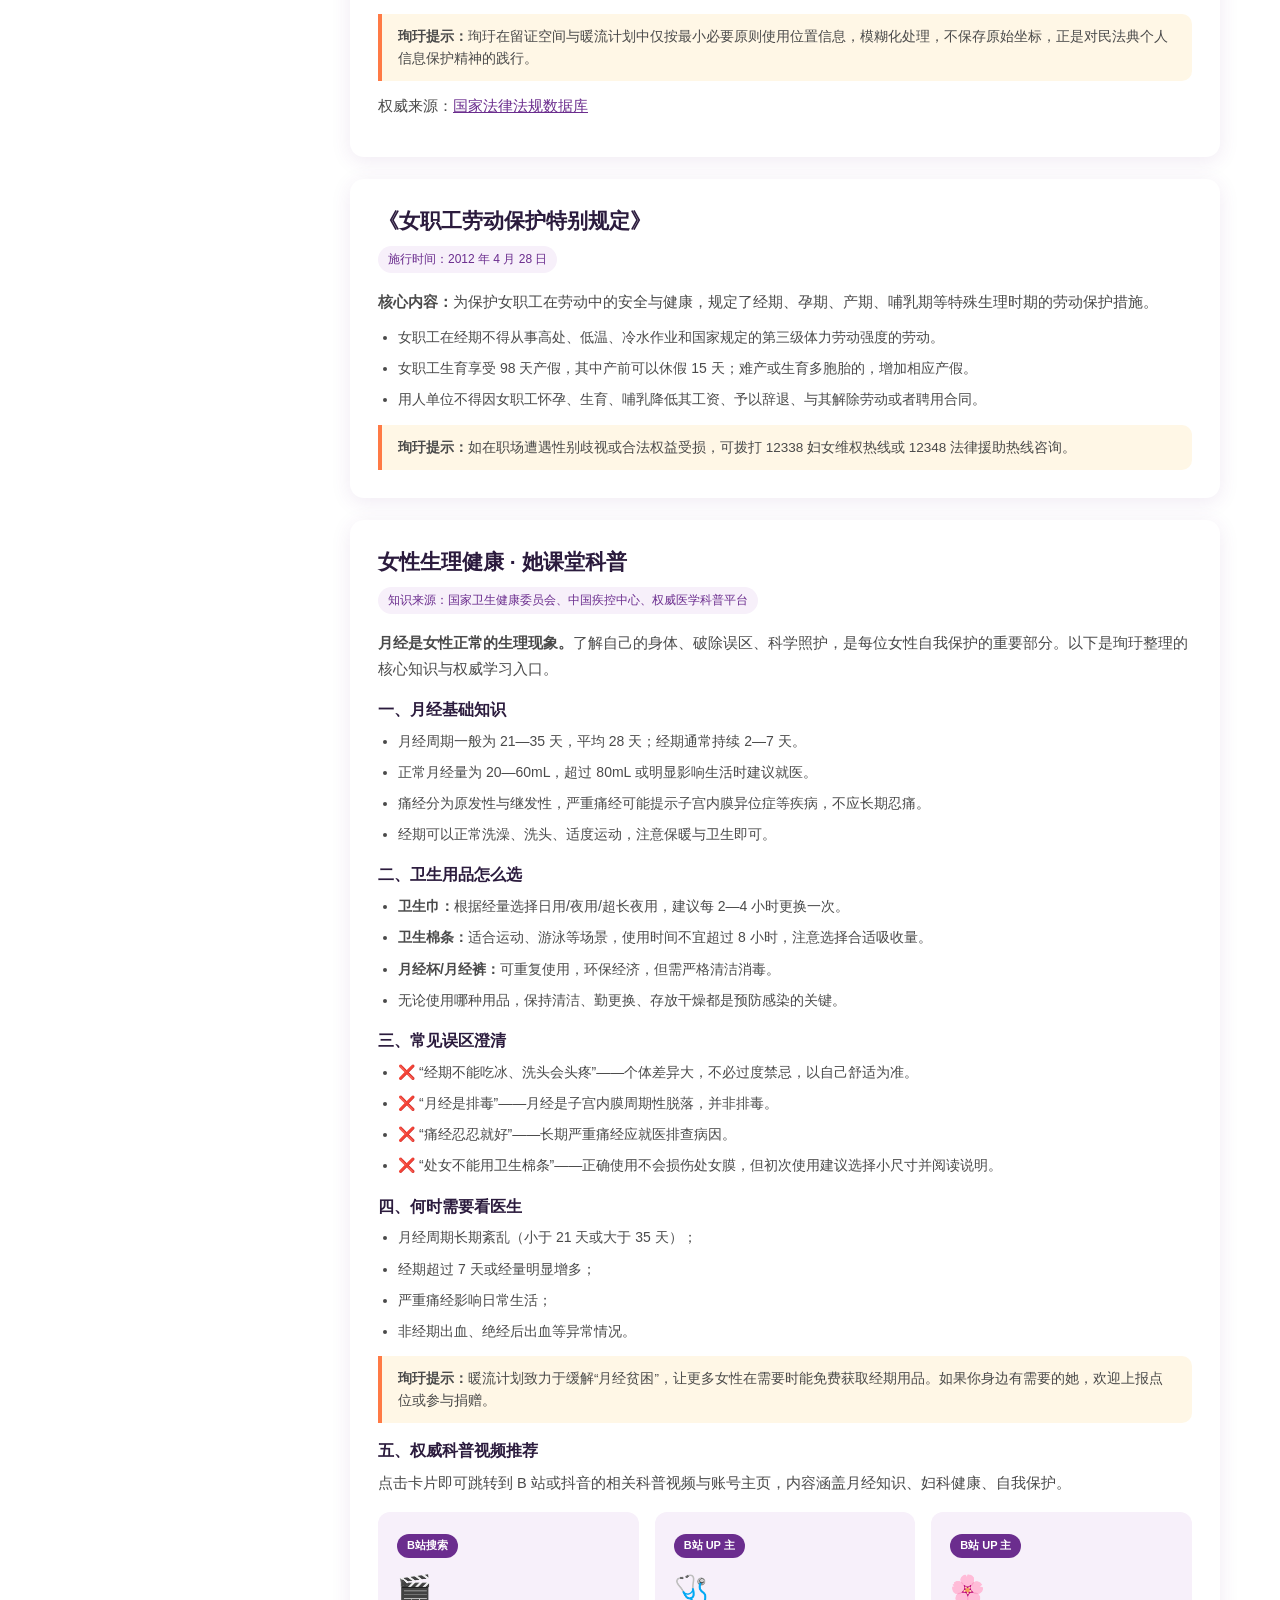
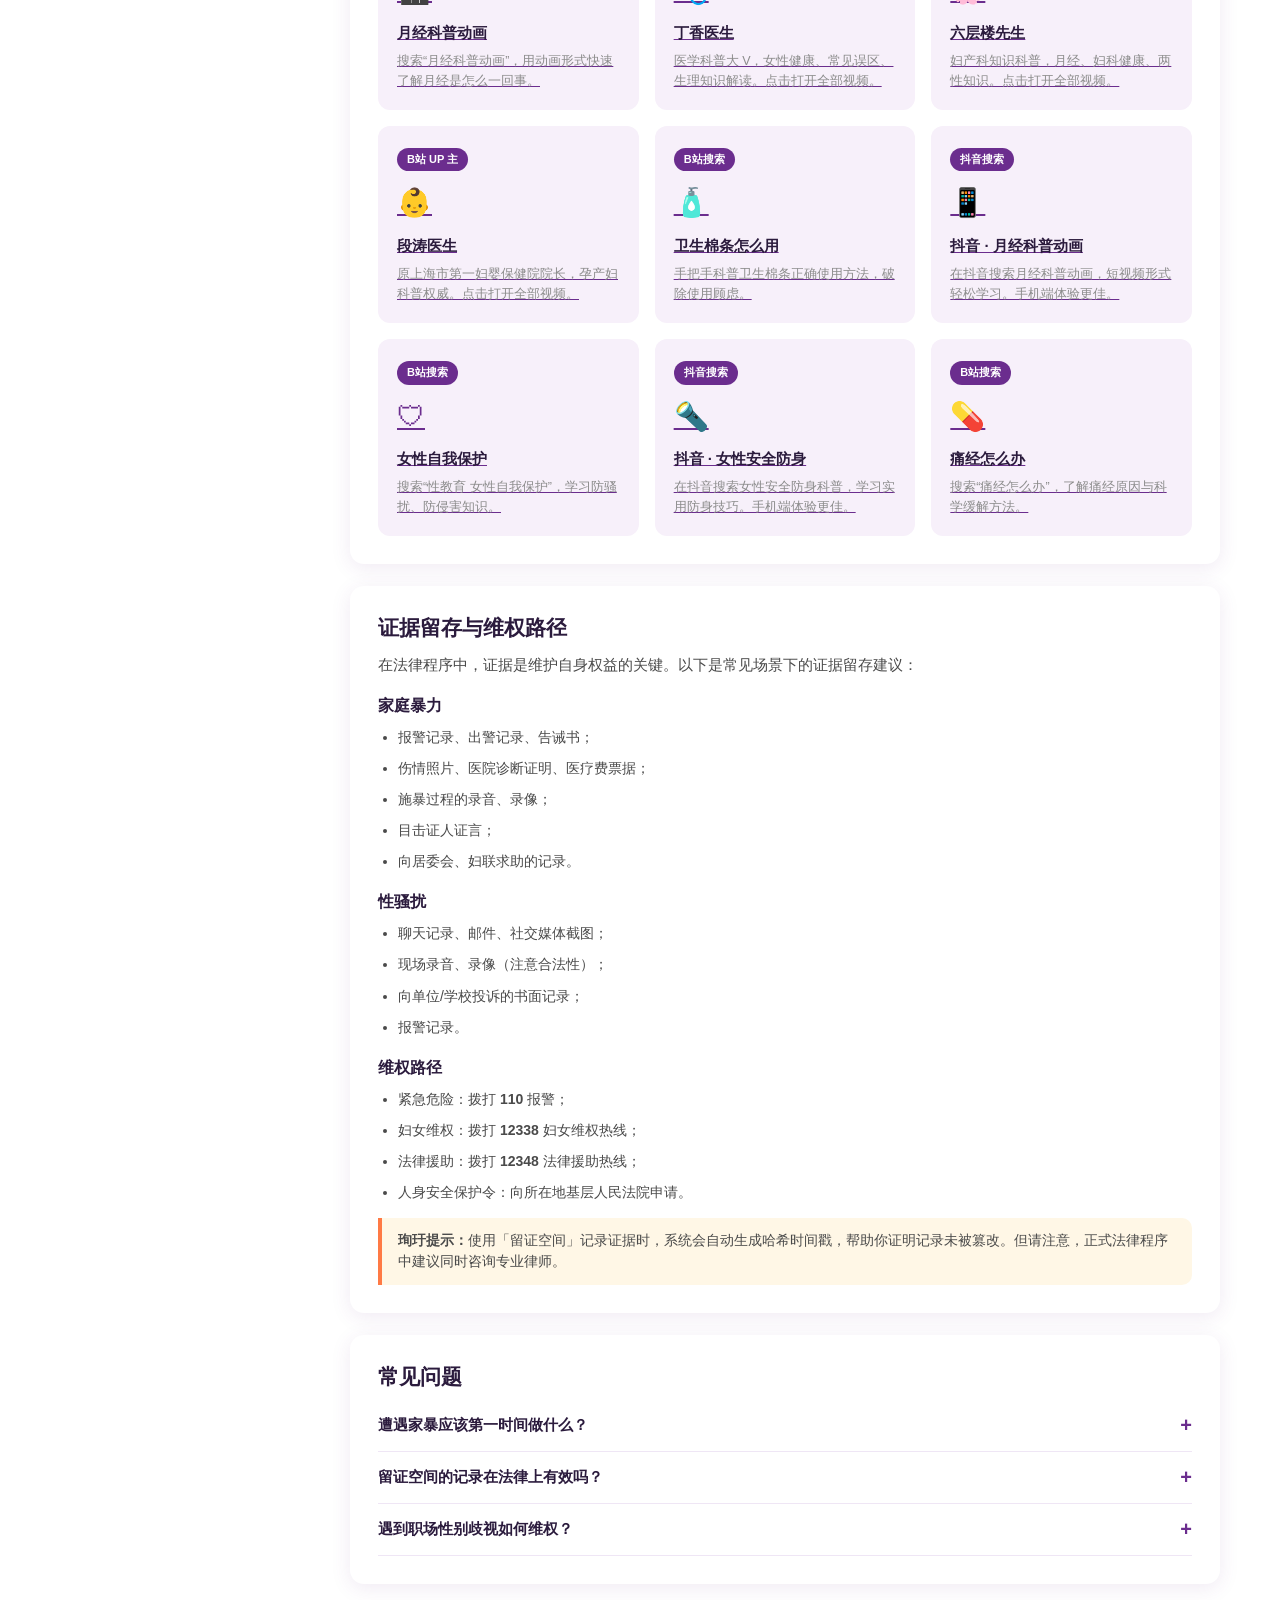
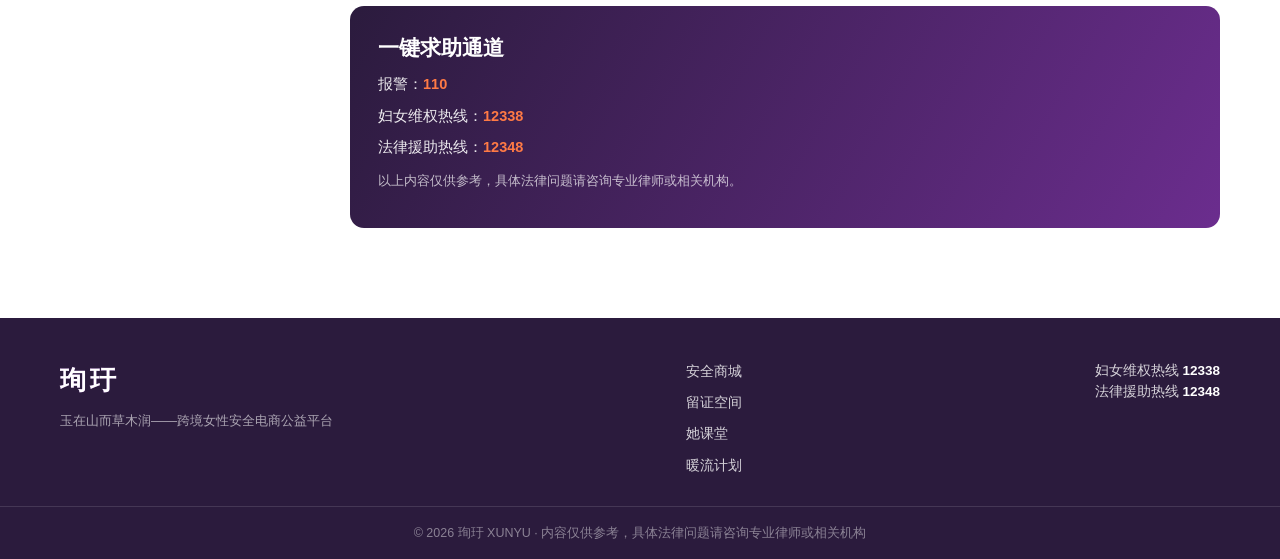
<file: pages/legal.html>
<!DOCTYPE html>
<html lang="zh-CN">
<head>
<meta charset="UTF-8">
<meta name="viewport" content="width=device-width, initial-scale=1.0">
<title>她课堂 · 法律宣传 · 珣玗 XUNYU</title>
<meta name="description" content="珣玗她课堂——嵌入真实女性权益法律知识：反家庭暴力法、妇女权益保障法、民法典人格权编等。">
<link rel="stylesheet" href="../css/style.css">
<link rel="stylesheet" href="../css/pages.css">
<style>
  .legal-page .page-hero { background: linear-gradient(180deg, var(--lavender), #fff); }
  .legal-layout { display: grid; grid-template-columns: 260px 1fr; gap: 30px; align-items: start; }
  .legal-toc {
    position: sticky; top: 84px;
    background: #fff; border-radius: var(--radius); padding: 18px;
    box-shadow: var(--shadow);
  }
  .legal-toc h3 { font-size: 16px; margin-bottom: 12px; }
  .legal-toc a {
    display: block; padding: 8px 10px; border-radius: 8px; font-size: 14px;
    color: var(--text); margin-bottom: 4px;
  }
  .legal-toc a:hover, .legal-toc a.active { background: var(--lavender); color: var(--purple); }
  .legal-content { display: flex; flex-direction: column; gap: 22px; }
  .legal-card {
    background: #fff; border-radius: var(--radius); padding: 28px;
    box-shadow: var(--shadow); scroll-margin-top: 84px;
  }
  .legal-card h2 { font-size: 21px; margin-bottom: 10px; }
  .legal-card .law-meta {
    display: inline-block; font-size: 12px; padding: 4px 10px; border-radius: 999px;
    background: var(--lavender); color: var(--purple); margin-bottom: 16px;
  }
  .legal-card h3 { font-size: 16px; margin: 18px 0 8px; color: var(--purple-dark); }
  .legal-card p { font-size: 14.5px; line-height: 1.8; margin-bottom: 10px; }
  .legal-card ul { padding-left: 20px; margin-bottom: 12px; }
  .legal-card li { font-size: 14px; line-height: 1.8; margin-bottom: 6px; }
  .legal-card a { color: var(--purple); text-decoration: underline; }
  .legal-card a:hover { color: var(--orange); }
  .legal-card .tip {
    background: #FFF7E6; border-left: 4px solid var(--orange);
    padding: 12px 16px; border-radius: 0 10px 10px 0; font-size: 13.5px;
  }
  .faq-item { border-bottom: 1px solid #EFE6F5; }
  .faq-q {
    width: 100%; text-align: left; background: transparent; border: none;
    padding: 14px 0; font-size: 15px; font-weight: 600; color: var(--purple-dark);
    cursor: pointer; display: flex; justify-content: space-between; align-items: center;
  }
  .faq-q::after { content: "+"; font-size: 20px; color: var(--purple); }
  .faq-item.open .faq-q::after { content: "−"; }
  .faq-a { display: none; padding: 0 0 16px; font-size: 14px; line-height: 1.8; color: var(--text); }
  .faq-item.open .faq-a { display: block; }
  .help-banner {
    background: linear-gradient(120deg, var(--purple-dark), var(--purple));
    color: #fff; border-radius: var(--radius); padding: 28px;
  }
  .help-banner h2 { color: #fff; font-size: 21px; margin-bottom: 12px; }
  .help-banner p { color: rgba(255,255,255,.9); font-size: 14.5px; margin-bottom: 8px; }
  .help-banner b { color: var(--orange); }
  .video-grid {
    display: grid; grid-template-columns: repeat(3, 1fr); gap: 16px; margin-top: 16px;
  }
  .video-card {
    background: var(--lavender); border-radius: 12px; padding: 18px;
    text-decoration: none; color: var(--text);
    transition: transform .2s, box-shadow .2s; border: 1.5px solid transparent;
  }
  .video-card:hover { transform: translateY(-4px); box-shadow: var(--shadow-hover); border-color: var(--purple); }
  .video-card .platform {
    display: inline-block; font-size: 11px; padding: 3px 10px; border-radius: 999px;
    background: var(--purple); color: #fff; font-weight: 600; margin-bottom: 10px;
  }
  .video-card h4 { font-size: 15px; color: var(--purple-dark); margin-bottom: 6px; }
  .video-card p { font-size: 12.5px; color: var(--text-light); line-height: 1.6; margin: 0; }
  .video-card .play { font-size: 28px; margin-bottom: 8px; }
  @media (max-width: 900px) {
    .legal-layout { grid-template-columns: 1fr; }
    .legal-toc { position: static; }
    .video-grid { grid-template-columns: 1fr; }
  }
</style>
</head>
<body class="legal-page">

<header class="site-header">
  <nav class="nav container">
    <a class="logo" href="../index.html" aria-label="珣玗首页">
      <span class="logo-mark">珣玗</span><span class="logo-en">XUNYU</span>
    </a>
    <div class="search" role="search">
      <input type="search" placeholder="搜索…" aria-label="搜索"><button type="button">🔍</button>
    </div>
    <ul class="nav-links" id="navLinks">
      <li><a href="./mall.html">安全商城</a></li>
      <li><a href="./evidence.html">留证空间</a></li>
      <li><a href="./legal.html">她课堂</a></li>
      <li><a href="./warm-current.html">暖流计划</a></li>
      <li><a href="./stories.html">她们的故事</a></li>
    </ul>
    <div class="nav-actions">
      <span class="jue-badge">💠 珏力 <b id="jueValue">60</b></span>
      <span id="authBox"></span>
      <button class="hamburger" id="hamburger">☰</button>
    </div>
  </nav>
</header>

<main class="page">
  <section class="page-hero legal-hero">
    <div class="container">
      <h1>📖 她课堂 · 法律宣传</h1>
      <p>把真实的法律知识嵌入每一次守护。了解你的权利，是保护自己的第一步。</p>
    </div>
  </section>

  <section class="container page-body legal-layout">
    <aside class="legal-toc" id="legalToc">
      <h3>目录</h3>
      <nav>
        <a href="#protection-order">人身安全保护令</a>
        <a href="#womens-rights">妇女权益保障法</a>
        <a href="#civil-code">民法典人格权编</a>
        <a href="#labor">女职工劳动保护</a>
        <a href="#health">女性生理健康</a>
        <a href="#evidence-guide">证据留存指引</a>
        <a href="#faq">常见问题</a>
      </nav>
    </aside>

    <div class="legal-content" id="legalContent">
      <article class="legal-card" id="protection-order">
        <h2>《中华人民共和国反家庭暴力法》</h2>
        <span class="law-meta">施行时间：2016 年 3 月 1 日</span>
        <p><b>核心内容：</b>反家庭暴力法明确规定，家庭暴力是指家庭成员之间以殴打、捆绑、残害、限制人身自由以及经常性谩骂、恐吓等方式实施的身体、精神等侵害行为。国家禁止任何形式的家庭暴力。</p>
        <h3>人身安全保护令</h3>
        <ul>
          <li>当事人因遭受家庭暴力或者面临家庭暴力的现实危险，可向人民法院申请人身安全保护令。</li>
          <li>保护令可包括：禁止被申请人实施家庭暴力；禁止骚扰、跟踪、接触申请人及其相关近亲属；责令被申请人迁出申请人住所等措施。</li>
          <li>人民法院受理申请后，应当在 72 小时内作出裁定；情况紧急的，应当在 24 小时内作出。</li>
          <li>违反保护令，构成犯罪的，依法追究刑事责任；尚不构成犯罪的，人民法院应当给予训诫，可根据情节轻重处以罚款、拘留。</li>
        </ul>
        <div class="tip">
          <b>珣玗提示：</b>在「留证空间」中保存的聊天记录、伤情照片、报警记录等，都可以作为申请人身安全保护令的重要证据。
        </div>
        <p style="margin-top:12px;">权威来源：<a href="https://flk.npc.gov.cn/" target="_blank" rel="noopener">国家法律法规数据库</a>、<a href="http://www.women.org.cn/" target="_blank" rel="noopener">全国妇联</a></p>
      </article>

      <article class="legal-card" id="womens-rights">
        <h2>《中华人民共和国妇女权益保障法》（2023 修订）</h2>
        <span class="law-meta">施行时间：2023 年 1 月 1 日</span>
        <p><b>核心内容：</b>2023 年修订的妇女权益保障法进一步完善了妇女人身和人格权益、劳动和社会保障权益、财产权益、婚姻家庭权益等方面的保护。</p>
        <h3>与每位女性密切相关</h3>
        <ul>
          <li>明确禁止拐卖、绑架妇女；禁止收买被拐卖、绑架的妇女；禁止阻碍解救被拐卖、绑架的妇女。</li>
          <li>用人单位在招录（聘）过程中，除国家另有规定外，不得实施限定为男性或者规定男性优先、询问或者调查女性求职者的婚育情况、将妊娠测试作为入职体检项目等行为。</li>
          <li>明确性骚扰定义：禁止违背妇女意愿，以言语、文字、图像、肢体行为等方式对其实施性骚扰。受害妇女可以向有关单位和国家机关投诉，向公安机关报案，或向人民法院提起民事诉讼。</li>
          <li>学校、用人单位、住宿经营者等具有预防和制止性骚扰的义务。</li>
        </ul>
        <div class="tip">
          <b>珣玗提示：</b>遭遇性骚扰时，注意保存聊天记录、邮件、录音、现场监控线索，并向单位/学校投诉、报警或寻求法律援助。
        </div>
        <p style="margin-top:12px;">权威来源：<a href="https://flk.npc.gov.cn/" target="_blank" rel="noopener">国家法律法规数据库</a></p>
      </article>

      <article class="legal-card" id="civil-code">
        <h2>《中华人民共和国民法典》人格权编</h2>
        <span class="law-meta">施行时间：2021 年 1 月 1 日</span>
        <p><b>核心内容：</b>民法典将人格权独立成编，明确了生命权、身体权、健康权、姓名权、肖像权、名誉权、荣誉权、隐私权和个人信息保护等权利。</p>
        <h3>重点条款</h3>
        <ul>
          <li>任何组织或者个人不得以刺探、侵扰、泄露、公开等方式侵害他人的隐私权。</li>
          <li>自然人的个人信息受法律保护。处理个人信息的，应当遵循合法、正当、必要原则，不得过度处理。</li>
          <li>违背他人意愿，以言语、文字、图像、肢体行为等方式对他人实施性骚扰的，受害人有权依法请求行为人承担民事责任。</li>
        </ul>
        <div class="tip">
          <b>珣玗提示：</b>珣玗在留证空间与暖流计划中仅按最小必要原则使用位置信息，模糊化处理，不保存原始坐标，正是对民法典个人信息保护精神的践行。
        </div>
        <p style="margin-top:12px;">权威来源：<a href="https://flk.npc.gov.cn/" target="_blank" rel="noopener">国家法律法规数据库</a></p>
      </article>

      <article class="legal-card" id="labor">
        <h2>《女职工劳动保护特别规定》</h2>
        <span class="law-meta">施行时间：2012 年 4 月 28 日</span>
        <p><b>核心内容：</b>为保护女职工在劳动中的安全与健康，规定了经期、孕期、产期、哺乳期等特殊生理时期的劳动保护措施。</p>
        <ul>
          <li>女职工在经期不得从事高处、低温、冷水作业和国家规定的第三级体力劳动强度的劳动。</li>
          <li>女职工生育享受 98 天产假，其中产前可以休假 15 天；难产或生育多胞胎的，增加相应产假。</li>
          <li>用人单位不得因女职工怀孕、生育、哺乳降低其工资、予以辞退、与其解除劳动或者聘用合同。</li>
        </ul>
        <div class="tip">
          <b>珣玗提示：</b>如在职场遭遇性别歧视或合法权益受损，可拨打 12338 妇女维权热线或 12348 法律援助热线咨询。
        </div>
      </article>

      <article class="legal-card" id="health">
        <h2>女性生理健康 · 她课堂科普</h2>
        <span class="law-meta">知识来源：国家卫生健康委员会、中国疾控中心、权威医学科普平台</span>
        <p><b>月经是女性正常的生理现象。</b>了解自己的身体、破除误区、科学照护，是每位女性自我保护的重要部分。以下是珣玗整理的核心知识与权威学习入口。</p>
        <h3>一、月经基础知识</h3>
        <ul>
          <li>月经周期一般为 21—35 天，平均 28 天；经期通常持续 2—7 天。</li>
          <li>正常月经量为 20—60mL，超过 80mL 或明显影响生活时建议就医。</li>
          <li>痛经分为原发性与继发性，严重痛经可能提示子宫内膜异位症等疾病，不应长期忍痛。</li>
          <li>经期可以正常洗澡、洗头、适度运动，注意保暖与卫生即可。</li>
        </ul>
        <h3>二、卫生用品怎么选</h3>
        <ul>
          <li><b>卫生巾：</b>根据经量选择日用/夜用/超长夜用，建议每 2—4 小时更换一次。</li>
          <li><b>卫生棉条：</b>适合运动、游泳等场景，使用时间不宜超过 8 小时，注意选择合适吸收量。</li>
          <li><b>月经杯/月经裤：</b>可重复使用，环保经济，但需严格清洁消毒。</li>
          <li>无论使用哪种用品，保持清洁、勤更换、存放干燥都是预防感染的关键。</li>
        </ul>
        <h3>三、常见误区澄清</h3>
        <ul>
          <li>❌ “经期不能吃冰、洗头会头疼”——个体差异大，不必过度禁忌，以自己舒适为准。</li>
          <li>❌ “月经是排毒”——月经是子宫内膜周期性脱落，并非排毒。</li>
          <li>❌ “痛经忍忍就好”——长期严重痛经应就医排查病因。</li>
          <li>❌ “处女不能用卫生棉条”——正确使用不会损伤处女膜，但初次使用建议选择小尺寸并阅读说明。</li>
        </ul>
        <h3>四、何时需要看医生</h3>
        <ul>
          <li>月经周期长期紊乱（小于 21 天或大于 35 天）；</li>
          <li>经期超过 7 天或经量明显增多；</li>
          <li>严重痛经影响日常生活；</li>
          <li>非经期出血、绝经后出血等异常情况。</li>
        </ul>
        <div class="tip">
          <b>珣玗提示：</b>暖流计划致力于缓解“月经贫困”，让更多女性在需要时能免费获取经期用品。如果你身边有需要的她，欢迎上报点位或参与捐赠。
        </div>
        <h3>五、权威科普视频推荐</h3>
        <p>点击卡片即可跳转到 B 站或抖音的相关科普视频与账号主页，内容涵盖月经知识、妇科健康、自我保护。</p>
        <div class="video-grid">
          <a class="video-card" href="https://search.bilibili.com/all?keyword=%E6%9C%88%E7%BB%8F%E7%A7%91%E6%99%AE%E5%8A%A8%E7%94%BB" target="_blank" rel="noopener">
            <span class="platform">B站搜索</span>
            <div class="play">🎬</div>
            <h4>月经科普动画</h4>
            <p>搜索“月经科普动画”，用动画形式快速了解月经是怎么一回事。</p>
          </a>
          <a class="video-card" href="https://space.bilibili.com/327280337/video" target="_blank" rel="noopener">
            <span class="platform">B站 UP 主</span>
            <div class="play">🩺</div>
            <h4>丁香医生</h4>
            <p>医学科普大 V，女性健康、常见误区、生理知识解读。点击打开全部视频。</p>
          </a>
          <a class="video-card" href="https://space.bilibili.com/15980229/video" target="_blank" rel="noopener">
            <span class="platform">B站 UP 主</span>
            <div class="play">🌸</div>
            <h4>六层楼先生</h4>
            <p>妇产科知识科普，月经、妇科健康、两性知识。点击打开全部视频。</p>
          </a>
          <a class="video-card" href="https://space.bilibili.com/489618144/video" target="_blank" rel="noopener">
            <span class="platform">B站 UP 主</span>
            <div class="play">👶</div>
            <h4>段涛医生</h4>
            <p>原上海市第一妇婴保健院院长，孕产妇科普权威。点击打开全部视频。</p>
          </a>
          <a class="video-card" href="https://search.bilibili.com/all?keyword=卫生棉条怎么用" target="_blank" rel="noopener">
            <span class="platform">B站搜索</span>
            <div class="play">🧴</div>
            <h4>卫生棉条怎么用</h4>
            <p>手把手科普卫生棉条正确使用方法，破除使用顾虑。</p>
          </a>
          <a class="video-card" href="https://www.douyin.com/search/月经科普动画" target="_blank" rel="noopener">
            <span class="platform">抖音搜索</span>
            <div class="play">📱</div>
            <h4>抖音 · 月经科普动画</h4>
            <p>在抖音搜索月经科普动画，短视频形式轻松学习。手机端体验更佳。</p>
          </a>
          <a class="video-card" href="https://search.bilibili.com/all?keyword=性教育女性自我保护" target="_blank" rel="noopener">
            <span class="platform">B站搜索</span>
            <div class="play">🛡</div>
            <h4>女性自我保护</h4>
            <p>搜索“性教育 女性自我保护”，学习防骚扰、防侵害知识。</p>
          </a>
          <a class="video-card" href="https://www.douyin.com/search/女性安全防身科普" target="_blank" rel="noopener">
            <span class="platform">抖音搜索</span>
            <div class="play">🔦</div>
            <h4>抖音 · 女性安全防身</h4>
            <p>在抖音搜索女性安全防身科普，学习实用防身技巧。手机端体验更佳。</p>
          </a>
          <a class="video-card" href="https://search.bilibili.com/all?keyword=痛经怎么办" target="_blank" rel="noopener">
            <span class="platform">B站搜索</span>
            <div class="play">💊</div>
            <h4>痛经怎么办</h4>
            <p>搜索“痛经怎么办”，了解痛经原因与科学缓解方法。</p>
          </a>
        </div>
      </article>

      <article class="legal-card" id="evidence-guide">
        <h2>证据留存与维权路径</h2>
        <p>在法律程序中，证据是维护自身权益的关键。以下是常见场景下的证据留存建议：</p>
        <h3>家庭暴力</h3>
        <ul>
          <li>报警记录、出警记录、告诫书；</li>
          <li>伤情照片、医院诊断证明、医疗费票据；</li>
          <li>施暴过程的录音、录像；</li>
          <li>目击证人证言；</li>
          <li>向居委会、妇联求助的记录。</li>
        </ul>
        <h3>性骚扰</h3>
        <ul>
          <li>聊天记录、邮件、社交媒体截图；</li>
          <li>现场录音、录像（注意合法性）；</li>
          <li>向单位/学校投诉的书面记录；</li>
          <li>报警记录。</li>
        </ul>
        <h3>维权路径</h3>
        <ul>
          <li>紧急危险：拨打 <b>110</b> 报警；</li>
          <li>妇女维权：拨打 <b>12338</b> 妇女维权热线；</li>
          <li>法律援助：拨打 <b>12348</b> 法律援助热线；</li>
          <li>人身安全保护令：向所在地基层人民法院申请。</li>
        </ul>
        <div class="tip">
          <b>珣玗提示：</b>使用「留证空间」记录证据时，系统会自动生成哈希时间戳，帮助你证明记录未被篡改。但请注意，正式法律程序中建议同时咨询专业律师。
        </div>
      </article>

      <article class="legal-card" id="faq">
        <h2>常见问题</h2>
        <div class="faq-item">
          <button class="faq-q" type="button">遭遇家暴应该第一时间做什么？</button>
          <div class="faq-a">确保自身安全是第一位。迅速离开危险环境，前往亲友家、庇护所或公共场所；拨打 110 报警并保留报警记录；及时就医并保存伤情证据；必要时向人民法院申请人身安全保护令。</div>
        </div>
        <div class="faq-item">
          <button class="faq-q" type="button">留证空间的记录在法律上有效吗？</button>
          <div class="faq-a">当前版本在本地生成哈希时间戳，可用于证明记录自保存以来未被篡改。正式运营版本中，珣玗将采用端到端加密、可信时间戳与区块链存证等技术，进一步提升记录的法律可采性。任何证据的法律效力均需结合具体案情，由司法机关认定。</div>
        </div>
        <div class="faq-item">
          <button class="faq-q" type="button">遇到职场性别歧视如何维权？</button>
          <div class="faq-a">可先与用人单位协商；协商不成，可向当地人力资源和社会保障部门投诉，或依法申请劳动仲裁、提起诉讼。同时可拨打 12338 妇女维权热线寻求帮助。</div>
        </div>
      </article>

      <div class="help-banner" id="helpHotlines">
        <h2>一键求助通道</h2>
        <p>报警：<b>110</b></p>
        <p>妇女维权热线：<b>12338</b></p>
        <p>法律援助热线：<b>12348</b></p>
        <p style="font-size:13px;color:rgba(255,255,255,.7);margin-top:12px;">以上内容仅供参考，具体法律问题请咨询专业律师或相关机构。</p>
      </div>
    </div>
  </section>
</main>

<footer class="site-footer">
  <div class="container footer-inner">
    <div class="footer-brand">
      <span class="logo-mark">珣玗</span>
      <p>玉在山而草木润——跨境女性安全电商公益平台</p>
    </div>
    <ul class="footer-links">
      <li><a href="./mall.html">安全商城</a></li>
      <li><a href="./evidence.html">留证空间</a></li>
      <li><a href="./legal.html">她课堂</a></li>
      <li><a href="./warm-current.html">暖流计划</a></li>
    </ul>
    <div class="footer-hotline">
      <p>妇女维权热线 <b>12338</b></p>
      <p>法律援助热线 <b>12348</b></p>
    </div>
  </div>
  <div class="footer-copy">© 2026 珣玗 XUNYU · 内容仅供参考，具体法律问题请咨询专业律师或相关机构</div>
</footer>

<script src="../js/utils.js"></script>
<script src="../js/auth.js"></script>
<script src="../js/legal.js"></script>
<script>
(function () {
  "use strict";
  window.setJue(window.getJue());
  const navLinks = document.getElementById("navLinks");
  document.getElementById("hamburger").addEventListener("click", () => navLinks.classList.toggle("open"));
  navLinks.addEventListener("click", (e) => { if (e.target.tagName === "A") navLinks.classList.remove("open"); });
})();
</script>
</body>
</html>
</file>
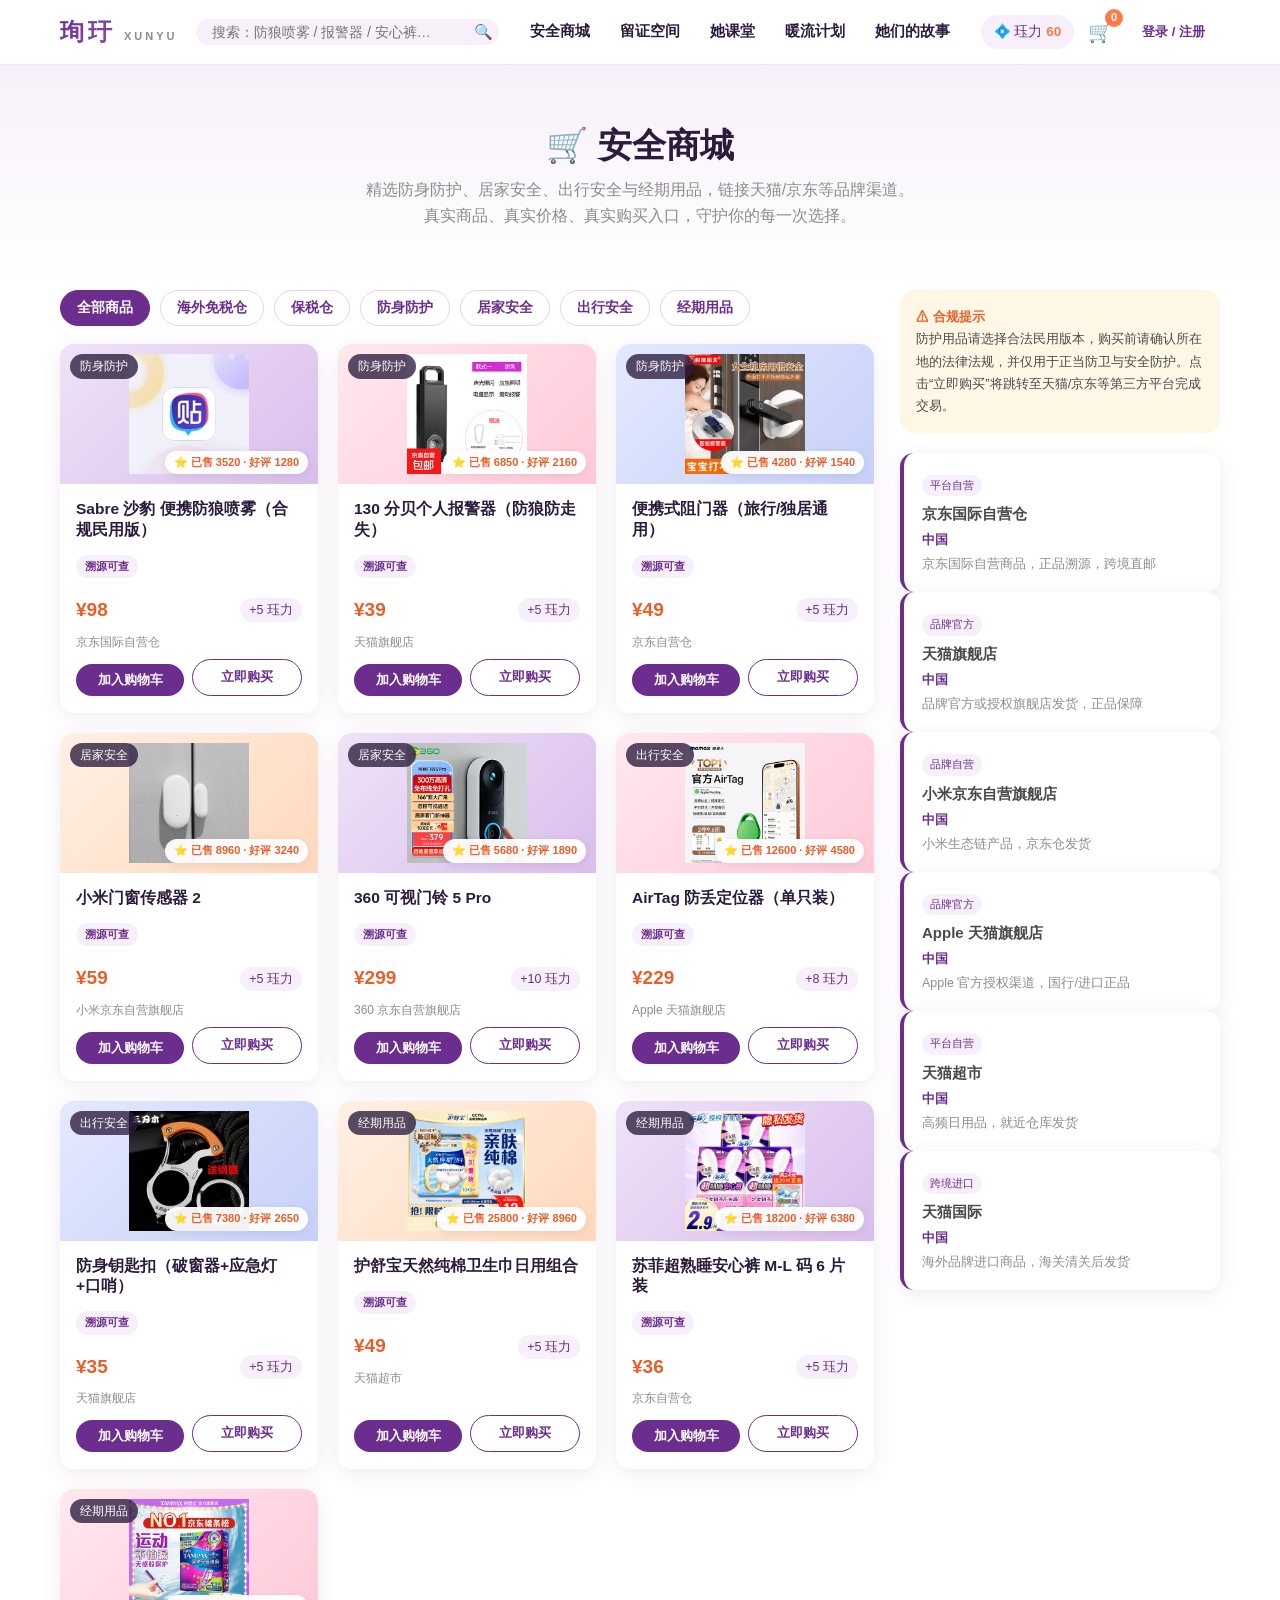
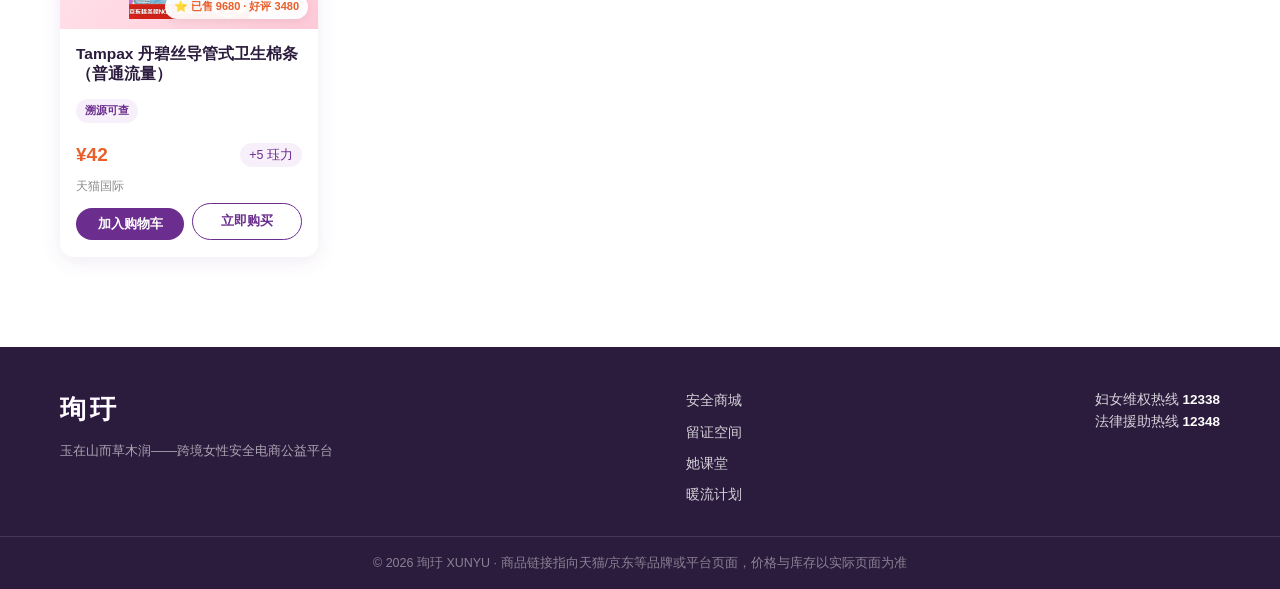
<file: pages/mall.html>
<!DOCTYPE html>
<html lang="zh-CN">
<head>
<meta charset="UTF-8">
<meta name="viewport" content="width=device-width, initial-scale=1.0">
<title>安全商城 · 海外免税仓 · 珣玗 XUNYU</title>
<meta name="description" content="珣玗安全商城——接入海外免税仓与保税仓，正品溯源，跨境直邮。">
<link rel="stylesheet" href="../css/style.css">
<link rel="stylesheet" href="../css/pages.css">
<style>
  .mall-page .page-hero { background: linear-gradient(180deg, var(--lavender), #fff); }
  .mall-layout { display: grid; grid-template-columns: 1fr 320px; gap: 26px; align-items: start; }
  .mall-toolbar { display: flex; gap: 10px; flex-wrap: wrap; margin-bottom: 18px; }
  .mall-toolbar button {
    border: 1.5px solid #E3D3EF; background: #fff; color: var(--purple);
    padding: 8px 16px; border-radius: 999px; font-size: 14px; font-weight: 600;
    cursor: pointer; font-family: inherit;
  }
  .mall-toolbar button:hover { border-color: var(--purple); background: var(--lavender); }
  .mall-toolbar button.active { background: var(--purple); color: #fff; border-color: var(--purple); }
  .mall-product-grid { display: grid; grid-template-columns: repeat(3, 1fr); gap: 20px; }
  .mall-card {
    background: #fff; border-radius: var(--radius); overflow: hidden;
    box-shadow: var(--shadow); cursor: pointer; transition: transform .2s, box-shadow .2s;
    display: flex; flex-direction: column;
  }
  .mall-card:hover { transform: translateY(-5px); box-shadow: var(--shadow-hover); }
  .mall-card .product-img { height: 140px; }
  .mall-tags {
    display: flex; gap: 6px; flex-wrap: wrap; margin-top: 8px;
  }
  .mall-tag {
    font-size: 11px; padding: 3px 9px; border-radius: 999px; font-weight: 600;
  }
  .mall-tag.dutyfree { background: #E6F7FF; color: #0066CC; }
  .mall-tag.bonded { background: #F6FFED; color: #389E0D; }
  .mall-tag.trace { background: var(--lavender); color: var(--purple); }
  .mall-sidebar { display: flex; flex-direction: column; gap: 20px; }
  .warehouse-card {
    background: #fff; border-radius: var(--radius); padding: 18px; box-shadow: var(--shadow);
    border-left: 4px solid var(--purple);
  }
  .warehouse-card h4 { font-size: 15px; margin-bottom: 4px; }
  .warehouse-card p { font-size: 12.5px; color: var(--text-light); }
  .warehouse-card .wh-type {
    display: inline-block; font-size: 11px; padding: 2px 8px; border-radius: 999px;
    background: var(--lavender); color: var(--purple); margin-bottom: 6px;
  }
  .compliance-box {
    background: #FFF7E6; border-radius: var(--radius); padding: 16px;
    font-size: 13px; color: var(--text); line-height: 1.7;
  }
  .compliance-box b { color: var(--orange-dark); }
  @media (max-width: 1020px) {
    .mall-layout { grid-template-columns: 1fr; }
    .mall-product-grid { grid-template-columns: repeat(2, 1fr); }
    .mall-sidebar { order: -1; }
  }
  @media (max-width: 560px) {
    .mall-product-grid { grid-template-columns: 1fr; }
  }
</style>
</head>
<body class="mall-page">

<header class="site-header">
  <nav class="nav container">
    <a class="logo" href="../index.html" aria-label="珣玗首页">
      <span class="logo-mark">珣玗</span><span class="logo-en">XUNYU</span>
    </a>
    <div class="search" role="search">
      <input type="search" placeholder="搜索：防狼喷雾 / 报警器 / 安心裤…" aria-label="搜索商品"><button type="button">🔍</button>
    </div>
    <ul class="nav-links" id="navLinks">
      <li><a href="./mall.html">安全商城</a></li>
      <li><a href="./evidence.html">留证空间</a></li>
      <li><a href="./legal.html">她课堂</a></li>
      <li><a href="./warm-current.html">暖流计划</a></li>
      <li><a href="./stories.html">她们的故事</a></li>
    </ul>
    <div class="nav-actions">
      <span class="jue-badge">💠 珏力 <b id="jueValue">60</b></span>
      <a class="cart-btn" href="#" id="cartBtn" aria-label="购物车">🛒<span class="cart-count" id="cartCount">0</span></a>
      <span id="authBox"></span>
      <button class="hamburger" id="hamburger">☰</button>
    </div>
  </nav>
</header>

<main class="page">
  <section class="page-hero mall-hero">
    <div class="container">
      <h1>🛒 安全商城</h1>
      <p>精选防身防护、居家安全、出行安全与经期用品，链接天猫/京东等品牌渠道。<br>真实商品、真实价格、真实购买入口，守护你的每一次选择。</p>
    </div>
  </section>

  <section class="container page-body">
    <div class="mall-layout">
      <div class="mall-main">
        <div class="mall-toolbar" id="mallFilter">
          <button type="button" data-filter="all" class="active">全部商品</button>
          <button type="button" data-filter="dutyFree">海外免税仓</button>
          <button type="button" data-filter="bonded">保税仓</button>
          <button type="button" data-filter="防身防护">防身防护</button>
          <button type="button" data-filter="居家安全">居家安全</button>
          <button type="button" data-filter="出行安全">出行安全</button>
          <button type="button" data-filter="经期用品">经期用品</button>
        </div>
        <div class="mall-product-grid" id="mallGrid">
          <!-- JS 渲染 -->
        </div>
      </div>

      <aside class="mall-sidebar">
        <div class="compliance-box">
          <b>⚠ 合规提示</b><br>
          防护用品请选择合法民用版本，购买前请确认所在地的法律法规，并仅用于正当防卫与安全防护。点击“立即购买”将跳转至天猫/京东等第三方平台完成交易。
        </div>
        <div id="warehouseList">
          <!-- JS 渲染 -->
        </div>
      </aside>
    </div>
  </section>
</main>

<!-- 商品详情 / 溯源弹窗 -->
<div class="modal-mask" id="productModal" hidden>
  <div class="modal product-modal">
    <button class="modal-close" id="pmClose" type="button" aria-label="关闭">×</button>
    <div class="pm-header">
      <div class="pm-emoji" id="pmEmoji">🌶️</div>
      <div class="pm-info">
        <h3 id="pmTitle">商品名称</h3>
        <p id="pmMeta">分类 · 价格 · 珏力</p>
        <div id="pmWarehouse" style="margin-top:8px;"></div>
        <p class="pm-note" id="pmNote" style="margin-top:8px;color:var(--orange);font-size:13px;"></p>
      </div>
    </div>
    <div class="pm-body">
      <h4>📦 区块链溯源 · 链上护照</h4>
      <div class="trace-chain" id="pmTrace"></div>
    </div>
    <div class="pm-actions">
      <button type="button" class="btn btn-primary" id="pmAddCart">加入购物车</button>
      <a class="btn btn-accent" id="pmBuy" href="#" target="_blank" rel="noopener">立即购买</a>
      <button type="button" class="btn btn-outline" id="pmCloseBtn">关闭</button>
    </div>
  </div>
</div>

<footer class="site-footer">
  <div class="container footer-inner">
    <div class="footer-brand">
      <span class="logo-mark">珣玗</span>
      <p>玉在山而草木润——跨境女性安全电商公益平台</p>
    </div>
    <ul class="footer-links">
      <li><a href="./mall.html">安全商城</a></li>
      <li><a href="./evidence.html">留证空间</a></li>
      <li><a href="./legal.html">她课堂</a></li>
      <li><a href="./warm-current.html">暖流计划</a></li>
    </ul>
    <div class="footer-hotline">
      <p>妇女维权热线 <b>12338</b></p>
      <p>法律援助热线 <b>12348</b></p>
    </div>
  </div>
  <div class="footer-copy">© 2026 珣玗 XUNYU · 商品链接指向天猫/京东等品牌或平台页面，价格与库存以实际页面为准</div>
</footer>

<script src="../js/utils.js"></script>
<script src="../js/data.js"></script>
<script src="../js/auth.js"></script>
<script src="../js/product-modal.js"></script>
<script src="../js/mall.js"></script>
</body>
</html>
</file>
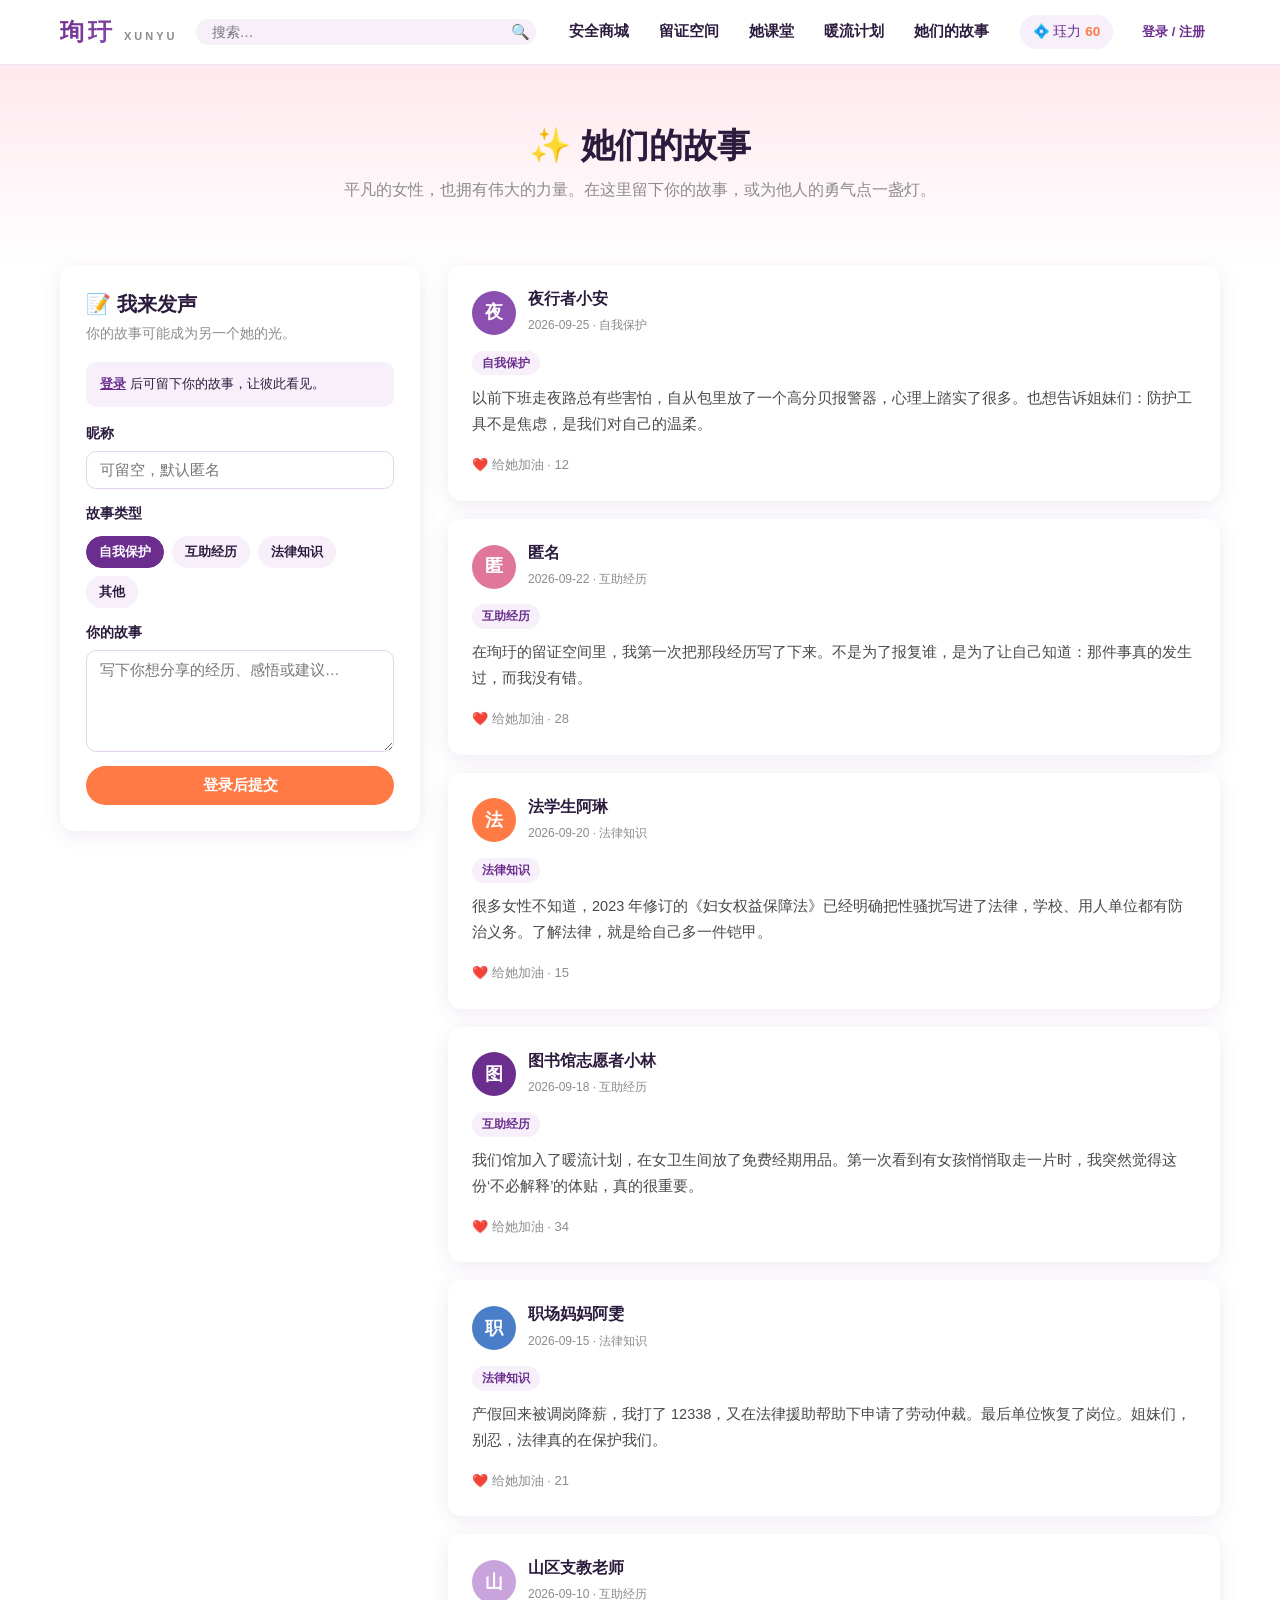
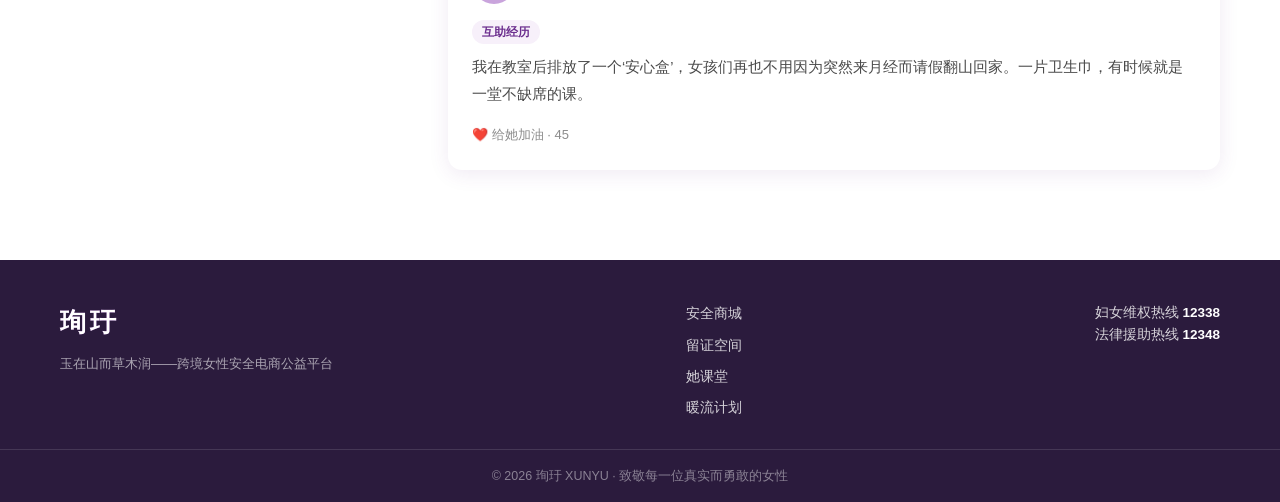
<file: pages/stories.html>
<!DOCTYPE html>
<html lang="zh-CN">
<head>
<meta charset="UTF-8">
<meta name="viewport" content="width=device-width, initial-scale=1.0">
<title>她们的故事 · 珣玗 XUNYU</title>
<meta name="description" content="珣玗她们的故事——每一位女性都可以在这里留言、分享、彼此看见。">
<link rel="stylesheet" href="../css/style.css">
<link rel="stylesheet" href="../css/pages.css">
<style>
  .stories-page .page-hero { background: linear-gradient(180deg, var(--pink), #fff); }
  .stories-layout { display: grid; grid-template-columns: 360px 1fr; gap: 28px; align-items: start; }
  .submit-card {
    background: #fff; border-radius: var(--radius); padding: 26px;
    box-shadow: var(--shadow); position: sticky; top: 84px;
  }
  .submit-card h2 { font-size: 20px; margin-bottom: 6px; }
  .submit-card .sub { color: var(--text-light); font-size: 13.5px; margin-bottom: 18px; }
  .submit-card .form-row { margin-bottom: 14px; }
  .submit-card textarea { width: 100%; resize: vertical; }
  .submit-card .tag-options { display: flex; gap: 8px; flex-wrap: wrap; margin-top: 6px; }
  .submit-card .tag-options label {
    font-size: 12.5px; padding: 5px 12px; border-radius: 999px;
    background: var(--lavender); color: var(--purple-dark); cursor: pointer;
    border: 1.5px solid transparent;
  }
  .submit-card .tag-options input { display: none; }
  .submit-card .tag-options input:checked + label {
    background: var(--purple); color: #fff; border-color: var(--purple);
  }
  .login-tip {
    background: var(--lavender); border-radius: 10px; padding: 12px 14px;
    font-size: 13px; color: var(--purple-dark); margin-bottom: 16px;
  }
  .login-tip a { color: var(--purple); font-weight: 600; text-decoration: underline; }
  .story-wall { display: flex; flex-direction: column; gap: 18px; }
  .story-item {
    background: #fff; border-radius: var(--radius); padding: 24px;
    box-shadow: var(--shadow);
  }
  .story-head { display: flex; align-items: center; gap: 12px; margin-bottom: 12px; }
  .story-avatar {
    width: 44px; height: 44px; border-radius: 50%; display: flex; align-items: center; justify-content: center;
    font-size: 18px; font-weight: 700; color: #fff; flex-shrink: 0;
  }
  .story-meta h3 { font-size: 15.5px; margin-bottom: 2px; }
  .story-meta span { font-size: 12px; color: var(--text-light); }
  .story-tag {
    display: inline-block; font-size: 11.5px; padding: 3px 10px; border-radius: 999px;
    background: var(--lavender); color: var(--purple); font-weight: 600; margin-bottom: 10px;
  }
  .story-item p { font-size: 14.5px; line-height: 1.8; color: var(--text); }
  .story-actions { margin-top: 14px; }
  .story-actions button {
    border: none; background: transparent; color: var(--text-light); font-size: 13px;
    cursor: pointer; display: inline-flex; align-items: center; gap: 5px;
  }
  .story-actions button:hover { color: var(--purple); }
  .empty-wall {
    text-align: center; padding: 50px 20px; color: var(--text-light);
    background: #fff; border-radius: var(--radius); box-shadow: var(--shadow);
  }
  .hero-stories {
    background: #fff; border-radius: var(--radius); padding: 28px;
    box-shadow: var(--shadow); margin-bottom: 22px;
  }
  .hero-stories h2 { font-size: 20px; margin-bottom: 6px; }
  .hero-stories .sub { color: var(--text-light); font-size: 13.5px; margin-bottom: 18px; }
  .hero-grid {
    display: grid; grid-template-columns: repeat(2, 1fr); gap: 18px;
  }
  .hero-card {
    background: var(--lavender); border-radius: 14px; padding: 18px;
    border-left: 4px solid var(--purple); display: flex; gap: 14px;
  }
  .hero-avatar {
    width: 52px; height: 52px; border-radius: 50%;
    display: flex; align-items: center; justify-content: center;
    font-size: 26px; background: #fff; flex-shrink: 0;
    box-shadow: 0 2px 8px rgba(107,45,142,.12);
  }
  .hero-body { flex: 1; min-width: 0; }
  .hero-card h3 { font-size: 15px; margin-bottom: 6px; color: var(--purple-dark); }
  .hero-card p { font-size: 13px; line-height: 1.7; color: var(--text); }
  .hero-card .hero-tag {
    display: inline-block; font-size: 11px; padding: 2px 8px; border-radius: 999px;
    background: var(--purple); color: #fff; margin-bottom: 8px;
  }
  .solemn-note {
    background: #FFF7E6; border-radius: 10px; padding: 12px 14px;
    font-size: 12.5px; color: var(--text); line-height: 1.7; margin-top: 16px;
  }
  .ordinary-stories {
    background: #fff; border-radius: var(--radius); padding: 28px;
    box-shadow: var(--shadow); margin-bottom: 22px;
  }
  .ordinary-stories h2 { font-size: 20px; margin-bottom: 6px; }
  .ordinary-stories .sub { color: var(--text-light); font-size: 13.5px; margin-bottom: 18px; }
  .ordinary-list { display: flex; flex-direction: column; gap: 16px; }
  .ordinary-item {
    display: flex; gap: 14px; align-items: flex-start;
    padding: 16px; border-radius: 12px; background: var(--lavender);
    border-left: 4px solid var(--orange);
  }
  .ordinary-avatar {
    width: 44px; height: 44px; border-radius: 50%; background: var(--orange);
    color: #fff; display: flex; align-items: center; justify-content: center;
    font-size: 18px; font-weight: 700; flex-shrink: 0;
  }
  .ordinary-body { flex: 1; }
  .ordinary-body h3 { font-size: 15px; margin-bottom: 4px; color: var(--purple-dark); }
  .ordinary-body p { font-size: 13.5px; line-height: 1.8; color: var(--text); }
  .ordinary-tag {
    display: inline-block; font-size: 11px; padding: 2px 8px; border-radius: 999px;
    background: var(--orange); color: #fff; margin-bottom: 6px;
  }
  @media (max-width: 900px) {
    .stories-layout { grid-template-columns: 1fr; }
    .submit-card { position: static; }
    .hero-grid { grid-template-columns: 1fr; }
  }
</style>
</head>
<body class="stories-page">

<header class="site-header">
  <nav class="nav container">
    <a class="logo" href="../index.html" aria-label="珣玗首页">
      <span class="logo-mark">珣玗</span><span class="logo-en">XUNYU</span>
    </a>
    <div class="search" role="search">
      <input type="search" placeholder="搜索…" aria-label="搜索"><button type="button">🔍</button>
    </div>
    <ul class="nav-links" id="navLinks">
      <li><a href="./mall.html">安全商城</a></li>
      <li><a href="./evidence.html">留证空间</a></li>
      <li><a href="./legal.html">她课堂</a></li>
      <li><a href="./warm-current.html">暖流计划</a></li>
      <li><a href="./stories.html">她们的故事</a></li>
    </ul>
    <div class="nav-actions">
      <span class="jue-badge">💠 珏力 <b id="jueValue">60</b></span>
      <span id="authBox"></span>
      <button class="hamburger" id="hamburger">☰</button>
    </div>
  </nav>
</header>

<main class="page">
  <section class="page-hero stories-hero">
    <div class="container">
      <h1>✨ 她们的故事</h1>
      <p>平凡的女性，也拥有伟大的力量。在这里留下你的故事，或为他人的勇气点一盏灯。</p>
    </div>
  </section>

  <section class="container page-body stories-layout">
    <aside class="submit-card">
      <h2>📝 我来发声</h2>
      <p class="sub">你的故事可能成为另一个她的光。</p>
      <div class="login-tip" id="storyLoginTip">
        <a href="./auth.html?redirect=./stories.html">登录</a> 后可留下你的故事，让彼此看见。
      </div>
      <form id="storyForm">
        <div class="form-row">
          <label for="storyNickname">昵称</label>
          <input type="text" id="storyNickname" placeholder="可留空，默认匿名" maxlength="16">
        </div>
        <div class="form-row">
          <label>故事类型</label>
          <div class="tag-options">
            <input type="radio" name="storyTag" id="tag1" value="自我保护" checked>
            <label for="tag1">自我保护</label>
            <input type="radio" name="storyTag" id="tag2" value="互助经历">
            <label for="tag2">互助经历</label>
            <input type="radio" name="storyTag" id="tag3" value="法律知识">
            <label for="tag3">法律知识</label>
            <input type="radio" name="storyTag" id="tag4" value="其他">
            <label for="tag4">其他</label>
          </div>
        </div>
        <div class="form-row">
          <label for="storyContent">你的故事</label>
          <textarea id="storyContent" rows="5" placeholder="写下你想分享的经历、感悟或建议…" required></textarea>
        </div>
        <button type="submit" class="btn btn-accent" style="width:100%;" id="storySubmitBtn">提交故事</button>
      </form>
    </aside>

    <div class="story-wall" id="storyWall">
      <!-- 真实女性力量榜样 -->
      <div class="hero-stories">
        <h2>💜 真实女性力量 · 她榜样</h2>
        <p class="sub">从科学家、运动员、教育家，到战争幸存者与平凡母亲——她们用各自的方式，诠释了女性的坚韧与力量。</p>
        <div class="hero-grid">
          <div class="hero-card">
            <div class="hero-avatar">🚄</div>
            <div class="hero-body">
              <span class="hero-tag">科技创新</span>
              <h3>单杏花 · 12306 背后的“女掌门”</h3>
              <p>她带领团队攻克全球最大的铁路票务系统之一，让亿万旅客的回家路更顺畅。在男性主导的技术领域，她用代码铺就了中国人独有的“春运温度”。</p>
            </div>
          </div>
          <div class="hero-card">
            <div class="hero-avatar">📚</div>
            <div class="hero-body">
              <span class="hero-tag">教育扶贫</span>
              <h3>张桂梅 · 大山女孩的“校长妈妈”</h3>
              <p>她在云南华坪创办免费女子高中，帮助两千多名山区女孩考入大学。身患重病仍坚守讲台，她用一生证明：一个女孩受教育，可以改变三代人。</p>
            </div>
          </div>
          <div class="hero-card">
            <div class="hero-avatar">🔬</div>
            <div class="hero-body">
              <span class="hero-tag">科学探索</span>
              <h3>屠呦呦 · 青蒿素的发现者</h3>
              <p>她从传统中医药中汲取灵感，发现青蒿素，挽救了全球数百万疟疾患者的生命，成为中国首位诺贝尔生理学或医学奖得主。</p>
            </div>
          </div>
          <div class="hero-card">
            <div class="hero-avatar">🏐</div>
            <div class="hero-body">
              <span class="hero-tag">体育精神</span>
              <h3>郎平 · 女排精神的缔造者</h3>
              <p>作为运动员和教练员，她带领中国女排多次站上世界之巅。“女排精神”不仅是体育传奇，更是永不言弃的女性力量象征。</p>
            </div>
          </div>
          <div class="hero-card">
            <div class="hero-avatar">🚀</div>
            <div class="hero-body">
              <span class="hero-tag">航天探索</span>
              <h3>王亚平 · 中国首位出舱女航天员</h3>
              <p>她两次执行载人航天任务，成为中国首位进驻空间站、首位出舱活动的女航天员，用行动告诉更多女孩：天空不是极限。</p>
            </div>
          </div>
          <div class="hero-card">
            <div class="hero-avatar">🏛️</div>
            <div class="hero-body">
              <span class="hero-tag">文化传承</span>
              <h3>樊锦诗 · “敦煌女儿”</h3>
              <p>她扎根敦煌五十余载，致力于莫高窟的保护与研究，被誉为“敦煌女儿”。她让千年壁画在数字时代重焕光彩。</p>
            </div>
          </div>
          <div class="hero-card">
            <div class="hero-avatar">🕯️</div>
            <div class="hero-body">
              <span class="hero-tag">历史记忆</span>
              <h3>南京大屠杀慰安妇幸存者 · 不该被遗忘的她们</h3>
              <p>她们是战争最残酷的见证者。晚年，她们一次次站上法庭、面对镜头，只为讨回一个道歉、一段被正视的历史。她们的名字与勇气，值得被永远铭记与致敬。</p>
            </div>
          </div>
          <div class="hero-card">
            <div class="hero-avatar">👵</div>
            <div class="hero-body">
              <span class="hero-tag">平凡伟大</span>
              <h3>我的奶奶 · 拉扯孩子长大的那双手</h3>
              <p>她没有显赫的名字，却用一粥一饭、一针一线，把儿女送出山村，把孙辈送进学堂。无数像她一样的女性，沉默地撑起了一个家的天空。</p>
            </div>
          </div>
          <div class="hero-card">
            <div class="hero-avatar">✨</div>
            <div class="hero-body">
              <span class="hero-tag">等你来写</span>
              <h3>你的故事 · 也可以成为光</h3>
              <p>无论是突破困境、守护他人，还是日复一日的坚持，每一位女性的经历都值得被看见。在左侧写下你的故事，让更多人知道：她，也可以很有力量。</p>
            </div>
          </div>
        </div>
        <p class="solemn-note">
          <b>致敬与说明：</b>以上历史与现实中的女性形象，均用于表达敬意与纪念。关于战争幸存者，我们以最庄重的态度呈现，愿历史被铭记、和平被珍视。
        </p>
      </div>

      <!-- 平凡女性真实故事 -->
      <div class="ordinary-stories">
        <h2>🌸 平凡的她 · 真实女性故事</h2>
        <p class="sub">不是只有站在光里的才算英雄。这些故事来自我们身边的普通女性——母亲、女儿、同事、陌生人。</p>
        <div class="ordinary-list">
          <div class="ordinary-item">
            <div class="ordinary-avatar">林</div>
            <div class="ordinary-body">
              <span class="ordinary-tag">夜班司机</span>
              <h3>林姐 · 出租车上的守护者</h3>
              <p>“车里常年备着两个报警器，一个给我，一个留给深夜独自乘车的姑娘。”她跑夜班十年，送过无数女孩安全到家。</p>
            </div>
          </div>
          <div class="ordinary-item">
            <div class="ordinary-avatar">苏</div>
            <div class="ordinary-body">
              <span class="ordinary-tag">急诊医生</span>
              <h3>苏医生 · 凌晨三点的急诊室</h3>
              <p>“先验伤，留好证据，后面有我们。”她见过太多沉默的伤者，所以总把这句话说在最前面。</p>
            </div>
          </div>
          <div class="ordinary-item">
            <div class="ordinary-avatar">阿</div>
            <div class="ordinary-body">
              <span class="ordinary-tag">支教老师</span>
              <h3>阿依 · 教室后排的“安心盒”</h3>
              <p>“我在教室后排放了一个‘安心盒’，女孩们再也不用因为突然来月经而请假翻山回家。”</p>
            </div>
          </div>
          <div class="ordinary-item">
            <div class="ordinary-avatar">陈</div>
            <div class="ordinary-body">
              <span class="ordinary-tag">超市店长</span>
              <h3>陈女士 · 卫生间里的免费经期用品</h3>
              <p>“我们店卫生间常年放着免费经期用品，来取的人从不用解释什么。”她说，这是女性之间不必言说的默契。</p>
            </div>
          </div>
          <div class="ordinary-item">
            <div class="ordinary-avatar">小</div>
            <div class="ordinary-body">
              <span class="ordinary-tag">法律援助志愿者</span>
              <h3>小满 · 把“发生过”变成“算数”</h3>
              <p>“每一次陪她们整理时间轴、写材料，都是在把模糊的痛苦变成可以被法律看见的证据。”</p>
            </div>
          </div>
          <div class="ordinary-item">
            <div class="ordinary-avatar">她</div>
            <div class="ordinary-body">
              <span class="ordinary-tag">母亲</span>
              <h3>一位母亲 · 独自把孩子送进大学</h3>
              <p>“我没读过多少书，但我知道读书能改变命运。”她打了三份工，把两个孩子都送进了大学。她没有名字，却有无数影子。</p>
            </div>
          </div>
        </div>
      </div>

      <!-- JS 渲染用户故事 -->
    </div>
  </section>
</main>

<footer class="site-footer">
  <div class="container footer-inner">
    <div class="footer-brand">
      <span class="logo-mark">珣玗</span>
      <p>玉在山而草木润——跨境女性安全电商公益平台</p>
    </div>
    <ul class="footer-links">
      <li><a href="./mall.html">安全商城</a></li>
      <li><a href="./evidence.html">留证空间</a></li>
      <li><a href="./legal.html">她课堂</a></li>
      <li><a href="./warm-current.html">暖流计划</a></li>
    </ul>
    <div class="footer-hotline">
      <p>妇女维权热线 <b>12338</b></p>
      <p>法律援助热线 <b>12348</b></p>
    </div>
  </div>
  <div class="footer-copy">© 2026 珣玗 XUNYU · 致敬每一位真实而勇敢的女性</div>
</footer>

<div class="toast" id="toast" hidden></div>

<script src="../js/utils.js"></script>
<script src="../js/auth.js"></script>
<script src="../js/stories.js"></script>
</body>
</html>
</file>
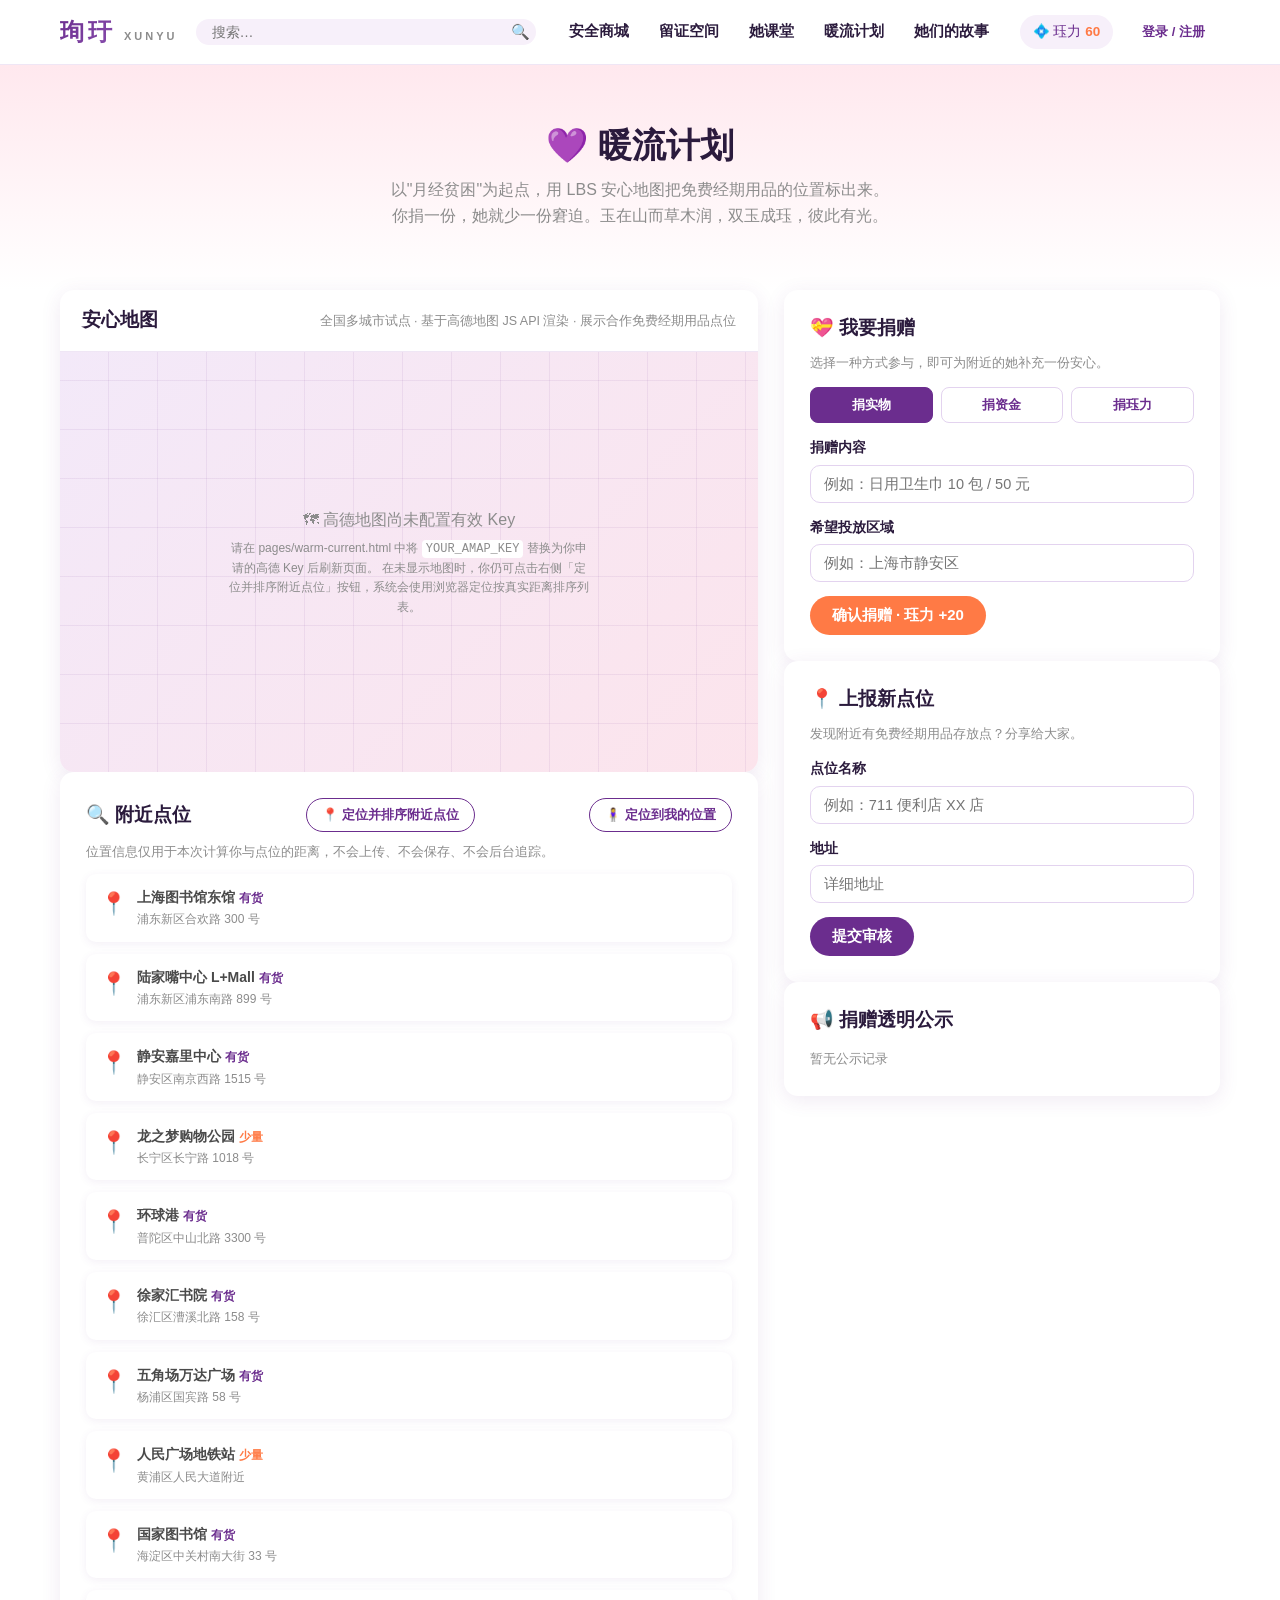
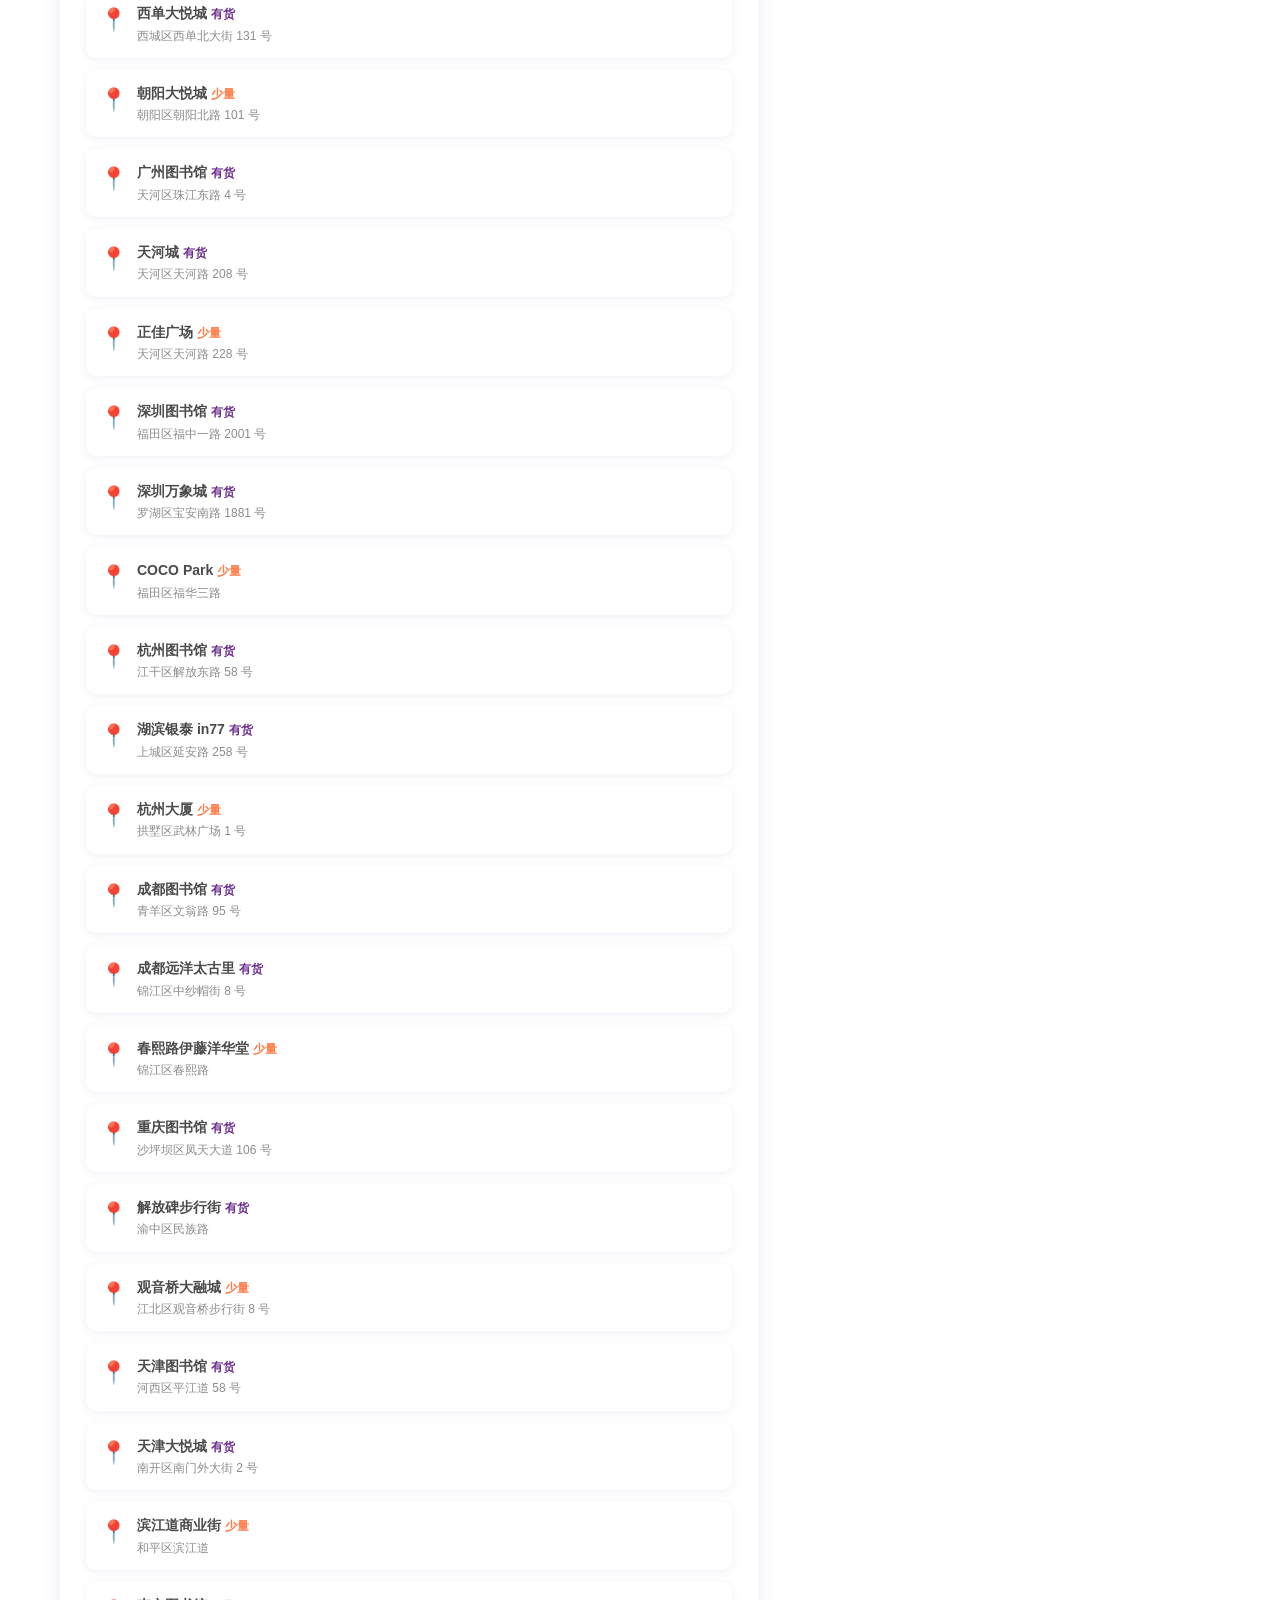
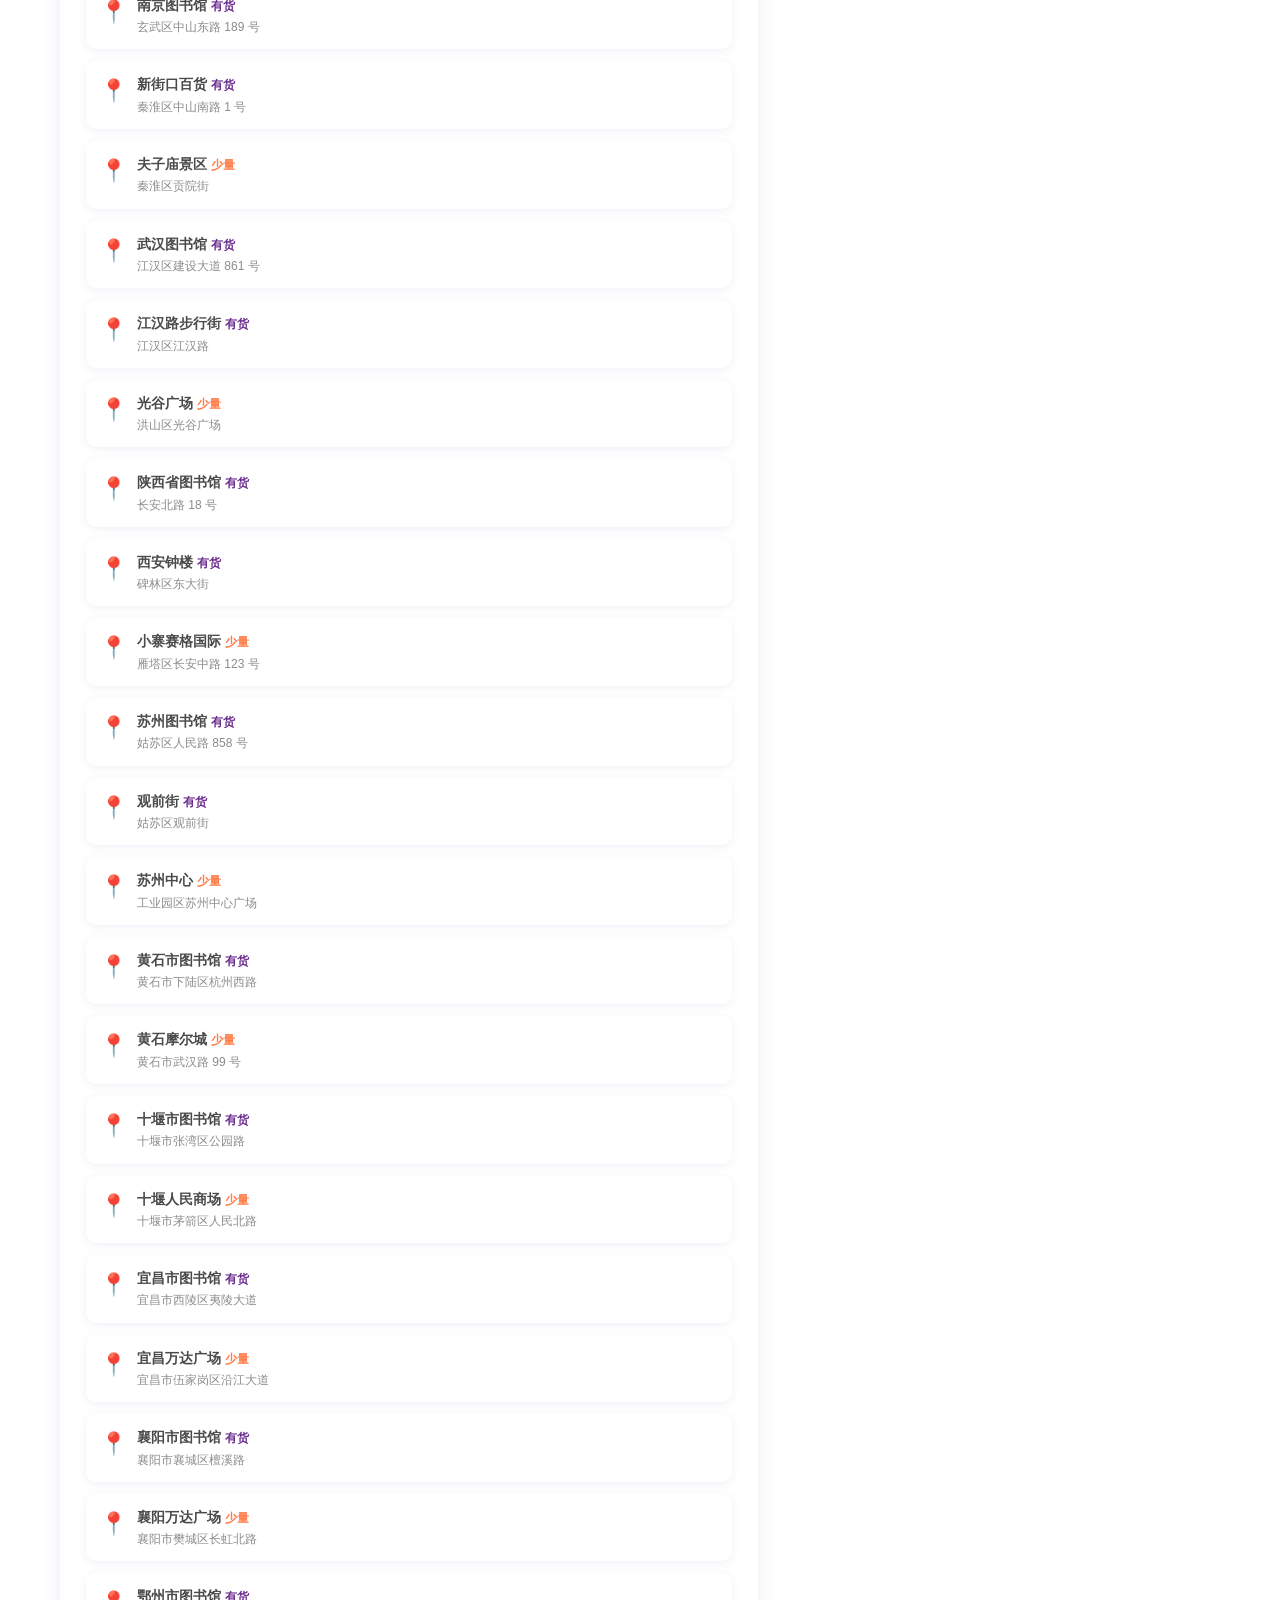
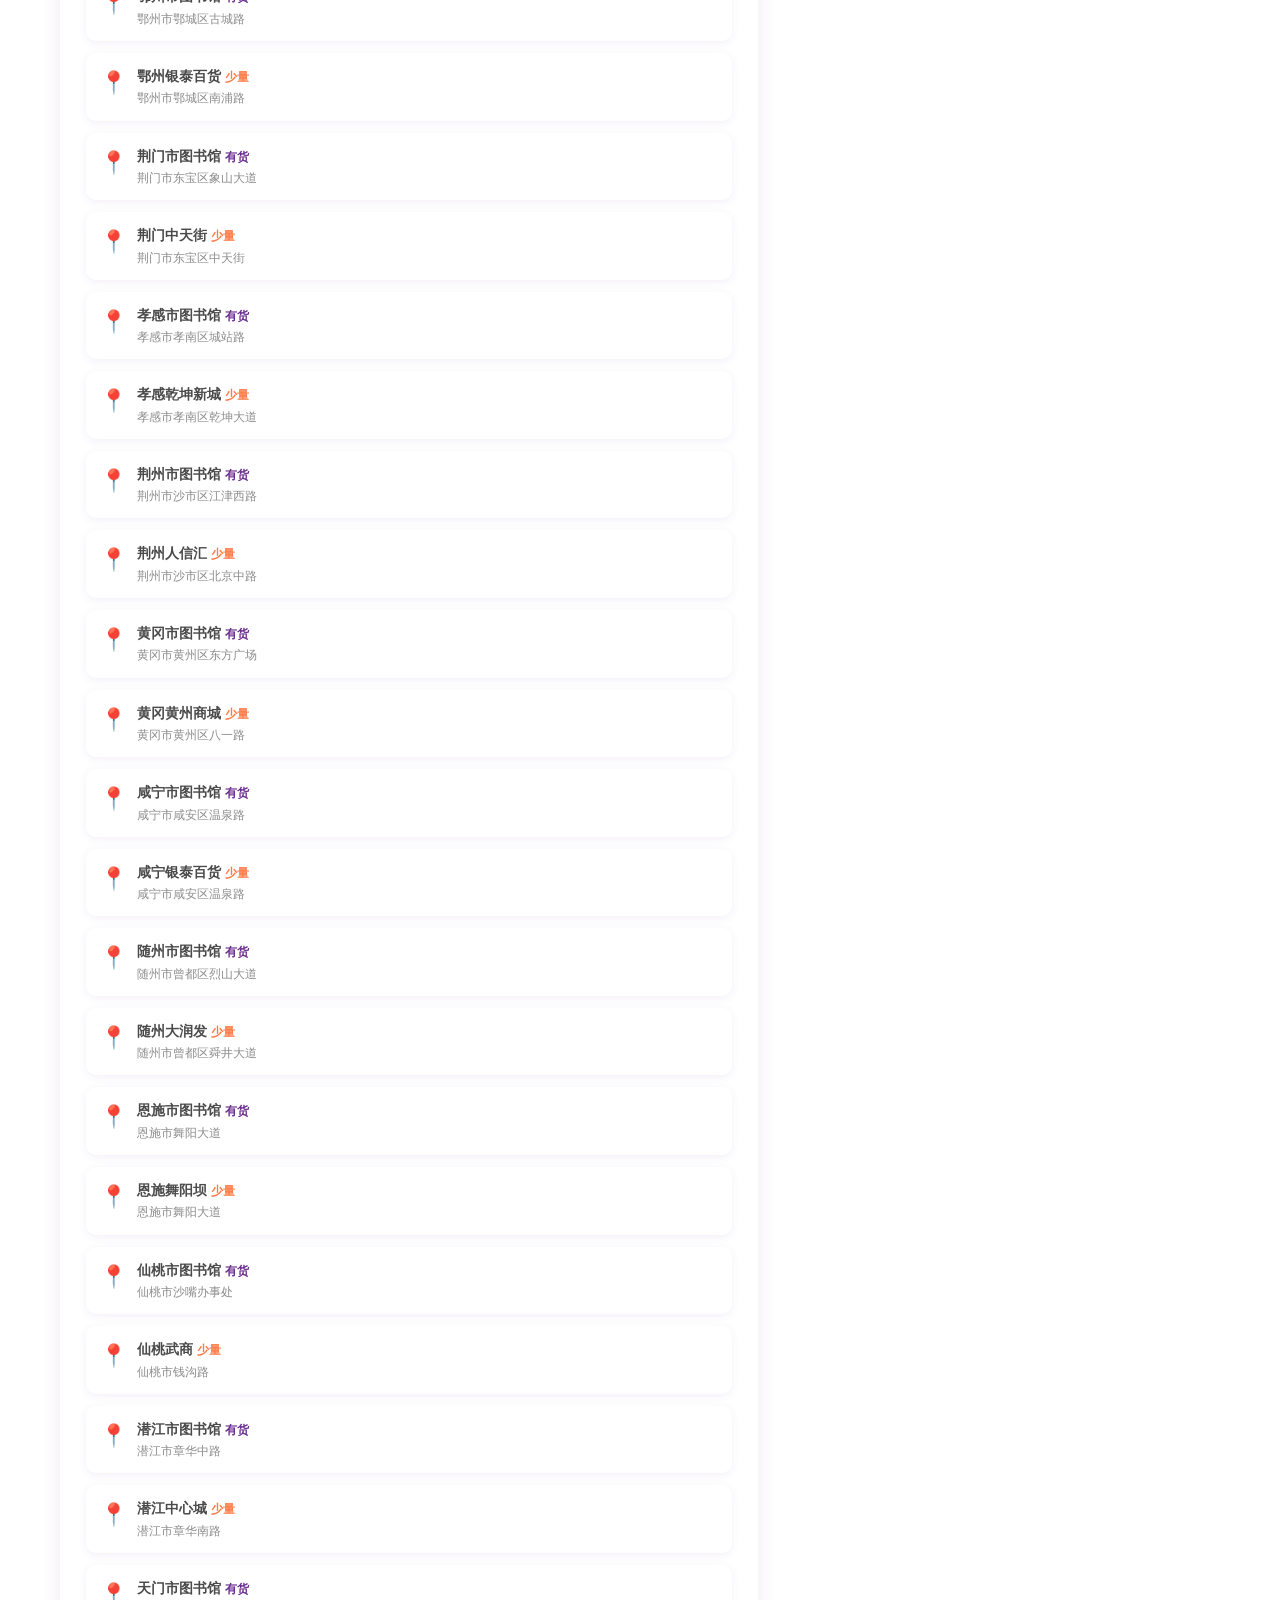
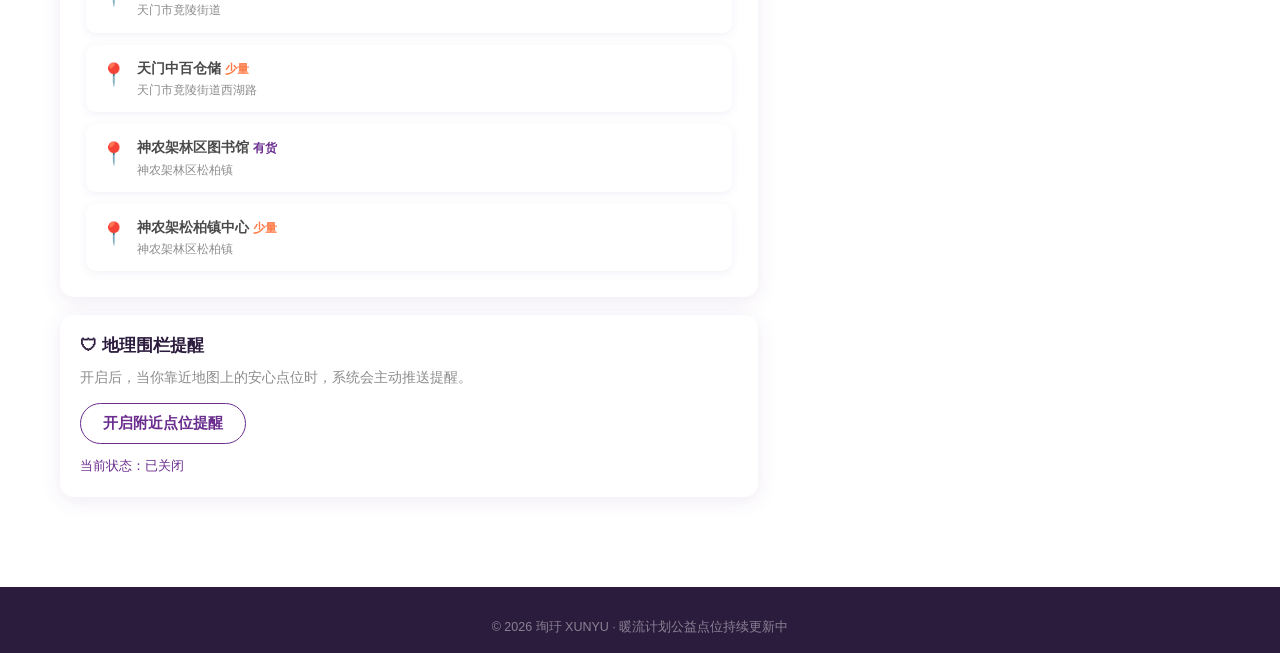
<file: pages/warm-current.html>
<!DOCTYPE html>
<html lang="zh-CN">
<head>
<meta charset="UTF-8">
<meta name="viewport" content="width=device-width, initial-scale=1.0">
<title>暖流计划 · 珣玗 XUNYU</title>
<link rel="stylesheet" href="../css/style.css">
<link rel="stylesheet" href="../css/pages.css">
</head>
<body class="warm-page">

<header class="site-header">
  <nav class="nav container">
    <a class="logo" href="../index.html" aria-label="珣玗首页">
      <span class="logo-mark">珣玗</span><span class="logo-en">XUNYU</span>
    </a>
    <div class="search" role="search">
      <input type="search" placeholder="搜索…" aria-label="搜索商品"><button type="button">🔍</button>
    </div>
    <ul class="nav-links" id="navLinks">
      <li><a href="./mall.html">安全商城</a></li>
      <li><a href="./evidence.html">留证空间</a></li>
      <li><a href="./legal.html">她课堂</a></li>
      <li><a href="./warm-current.html">暖流计划</a></li>
      <li><a href="./stories.html">她们的故事</a></li>
    </ul>
    <div class="nav-actions">
      <span class="jue-badge">💠 珏力 <b id="jueValue">60</b></span>
      <span id="authBox"></span>
      <button class="hamburger" id="hamburger">☰</button>
    </div>
  </nav>
</header>

<main class="page">
  <section class="page-hero warm-hero">
    <div class="container">
      <h1>💜 暖流计划</h1>
      <p>以"月经贫困"为起点，用 LBS 安心地图把免费经期用品的位置标出来。<br>
      你捐一份，她就少一份窘迫。玉在山而草木润，双玉成珏，彼此有光。</p>
    </div>
  </section>

  <section class="container page-body">
    <div class="map-col">
      <div class="map-card">
        <div class="map-header">
          <h2>安心地图</h2>
          <span class="map-note">全国多城市试点 · 基于高德地图 JS API 渲染 · 展示合作免费经期用品点位</span>
        </div>
        <div class="map-container" id="mapContainer">
          <div class="map-fallback" id="mapFallback" style="display:flex;align-items:center;justify-content:center;height:100%;flex-direction:column;color:var(--text-light);text-align:center;padding:20px;">
            <p>🗺 地图加载中…</p>
            <p style="font-size:12px;margin-top:6px;">若长时间未显示，请检查是否已配置高德地图 Key</p>
          </div>
        </div>
      </div>

      <div class="transparent-card">
        <div style="display:flex;justify-content:space-between;align-items:center;flex-wrap:wrap;gap:10px;margin-bottom:14px;">
          <h2 style="margin:0;">🔍 附近点位</h2>
          <button type="button" class="btn btn-outline btn-sm" id="locateBtn">📍 定位并排序附近点位</button>
          <button type="button" class="btn btn-outline btn-sm" id="myLocationBtn">🧍‍♀️ 定位到我的位置</button>
        </div>
        <p class="form-note" style="margin-bottom:12px;">
          位置信息仅用于本次计算你与点位的距离，不会上传、不会保存、不会后台追踪。
        </p>
        <div class="point-list" id="pointList">
          <!-- JS 渲染 -->
        </div>
      </div>

      <div class="geofence-card">
        <h2>🛡 地理围栏提醒</h2>
        <p>开启后，当你靠近地图上的安心点位时，系统会主动推送提醒。</p>
        <button type="button" class="btn btn-outline" id="geoToggle">开启附近点位提醒</button>
        <p class="geo-status" id="geoStatus">当前状态：已关闭</p>
      </div>
    </div>

    <aside class="warm-aside">
      <div class="donate-card">
        <h2>💝 我要捐赠</h2>
        <p class="form-note">选择一种方式参与，即可为附近的她补充一份安心。</p>
        <div class="donate-tabs" id="donateTabs">
          <button type="button" data-mode="实物">捐实物</button>
          <button type="button" data-mode="资金">捐资金</button>
          <button type="button" data-mode="积分">捐珏力</button>
        </div>
        <form id="donateForm">
          <div class="form-row">
            <label for="donateItem">捐赠内容</label>
            <input type="text" id="donateItem" placeholder="例如：日用卫生巾 10 包 / 50 元" required>
          </div>
          <div class="form-row">
            <label for="donateRegion">希望投放区域</label>
            <input type="text" id="donateRegion" placeholder="例如：上海市静安区" required>
          </div>
          <button type="submit" class="btn btn-accent">确认捐赠 · 珏力 +20</button>
        </form>
      </div>

      <div class="donate-card">
        <h2>📍 上报新点位</h2>
        <p class="form-note">发现附近有免费经期用品存放点？分享给大家。</p>
        <form id="reportForm">
          <div class="form-row">
            <label for="pointName">点位名称</label>
            <input type="text" id="pointName" placeholder="例如：711 便利店 XX 店" required>
          </div>
          <div class="form-row">
            <label for="pointAddr">地址</label>
            <input type="text" id="pointAddr" placeholder="详细地址" required>
          </div>
          <button type="submit" class="btn btn-primary">提交审核</button>
        </form>
      </div>

      <div class="transparent-card">
        <h2>📢 捐赠透明公示</h2>
        <div class="transparent-list" id="transparentList">
          <!-- JS 渲染 -->
        </div>
      </div>
    </aside>
  </section>
</main>

<div class="toast" id="toast" hidden></div>

<footer class="site-footer">
  <div class="container footer-copy" style="border-top:none;padding-top:30px;">
    © 2026 珣玗 XUNYU · 暖流计划公益点位持续更新中
  </div>
</footer>

<script src="../js/utils.js"></script>
<script src="../js/data.js"></script>
<script src="../js/auth.js"></script>
<!-- 高德地图 JS API -->
<script src="https://webapi.amap.com/maps?v=1.4.15&key=f398b437fc83d991323782cbc4cf7548"></script>
<script src="../js/map.js"></script>
</body>
</html>
</file>
<file: css/style.css>
/* ==========================================================
   珣玗 XUNYU · 全局样式
   配色：守护紫 #6B2D8E / 浅紫雾 #F7F0FA / 暖粉 #FFE8EE / 曙光橙 #FF7A45
   ========================================================== */

:root {
  --purple: #6B2D8E;
  --purple-dark: #2B1B3D;
  --purple-mid: #8A4FAF;
  --lavender: #F7F0FA;
  --pink: #FFE8EE;
  --orange: #FF7A45;
  --orange-dark: #E85F2A;
  --text: #4A4A4A;
  --text-light: #8C8C8C;
  --radius: 14px;
  --shadow: 0 4px 20px rgba(107, 45, 142, 0.10);
  --shadow-hover: 0 10px 30px rgba(107, 45, 142, 0.18);
}

* { margin: 0; padding: 0; box-sizing: border-box; }
[hidden] { display: none !important; }

html { scroll-behavior: smooth; }

body {
  font-family: "Montserrat", "思源黑体", "Source Han Sans SC", "PingFang SC", "Microsoft YaHei", sans-serif;
  color: var(--text);
  background: #fff;
  line-height: 1.6;
}

h1, h2, h3 { color: var(--purple-dark); line-height: 1.3; }

a { text-decoration: none; color: inherit; }

.container { max-width: 1200px; margin: 0 auto; padding: 0 20px; }

/* ---------- 按钮 ---------- */
.btn {
  display: inline-block;
  border: none;
  cursor: pointer;
  font-family: inherit;
  font-size: 15px;
  font-weight: 600;
  padding: 10px 22px;
  border-radius: 999px;
  transition: transform .15s ease, box-shadow .15s ease, background .15s ease;
}
.btn:active { transform: scale(.97); }
.btn-primary { background: var(--purple); color: #fff; }
.btn-primary:hover { background: var(--purple-mid); box-shadow: var(--shadow-hover); }
.btn-accent { background: var(--orange); color: #fff; }
.btn-accent:hover { background: var(--orange-dark); box-shadow: 0 10px 30px rgba(255,122,69,.3); }
.btn-outline { background: transparent; color: var(--purple); border: 1.5px solid var(--purple); }
.btn-outline:hover { background: var(--lavender); }
.btn-outline-light { background: rgba(255,255,255,.15); color: #fff; border: 1.5px solid rgba(255,255,255,.7); }
.btn-outline-light:hover { background: rgba(255,255,255,.28); }
.btn-ghost { background: transparent; color: var(--purple); }
.btn-ghost:hover { background: var(--lavender); }
.btn-lg { padding: 13px 30px; font-size: 16px; }
.btn-sm { padding: 7px 15px; font-size: 13px; }

/* ---------- 顶部导航 ---------- */
.site-header {
  position: sticky; top: 0; z-index: 100;
  background: rgba(255,255,255,.92);
  backdrop-filter: blur(10px);
  border-bottom: 1px solid #EFE6F5;
}
.nav { display: flex; align-items: center; gap: 18px; height: 64px; }
.logo { display: flex; align-items: baseline; gap: 8px; flex-shrink: 0; }
.logo-mark {
  font-size: 24px; font-weight: 800; letter-spacing: 4px;
  background: linear-gradient(135deg, var(--purple), var(--purple-mid));
  -webkit-background-clip: text; background-clip: text; color: transparent;
}
.logo-en { font-size: 11px; letter-spacing: 3px; color: var(--text-light); font-weight: 600; }
.search {
  flex: 1; max-width: 340px; display: flex; align-items: center;
  background: var(--lavender); border-radius: 999px; padding: 4px 6px 4px 16px;
}
.search input { flex: 1; border: none; background: transparent; outline: none; font-size: 14px; color: var(--text); }
.search button { border: none; background: transparent; cursor: pointer; font-size: 15px; }
.nav-links { display: flex; gap: 4px; list-style: none; margin-left: auto; }
.nav-links a {
  display: block; padding: 8px 13px; font-size: 14.5px; font-weight: 600;
  color: var(--purple-dark); border-radius: 8px;
}
.nav-links a:hover { background: var(--lavender); color: var(--purple); }
.nav-actions { display: flex; align-items: center; gap: 14px; }
.jue-badge {
  font-size: 13.5px; color: var(--purple); background: var(--lavender);
  padding: 6px 13px; border-radius: 999px; cursor: help; white-space: nowrap;
}
.jue-badge b { color: var(--orange); }
.cart-btn { position: relative; font-size: 20px; }
.cart-count {
  position: absolute; top: -7px; right: -10px;
  background: var(--orange); color: #fff; font-size: 11px; font-weight: 700;
  min-width: 18px; height: 18px; border-radius: 999px;
  display: flex; align-items: center; justify-content: center; padding: 0 4px;
}
.hamburger { display: none; border: none; background: transparent; font-size: 24px; color: var(--purple); cursor: pointer; }

/* ---------- Hero 轮播 ---------- */
.hero { position: relative; overflow: hidden; }
.slides { position: relative; height: 430px; }
.slide {
  position: absolute; inset: 0;
  display: flex; flex-direction: column; justify-content: center; align-items: center;
  text-align: center; padding: 0 24px;
  opacity: 0; transition: opacity .7s ease; pointer-events: none;
}
.slide.active { opacity: 1; pointer-events: auto; }
.slide h1 { font-size: 44px; color: #fff; margin: 10px 0 14px; letter-spacing: 2px; }
.slide-kicker { font-size: 14px; letter-spacing: 5px; color: rgba(255,255,255,.75); font-weight: 600; }
.slide-sub { font-size: 17px; color: rgba(255,255,255,.88); margin-bottom: 28px; }
.slide-1 { background: linear-gradient(135deg, #4A1E66 0%, #6B2D8E 55%, #8A4FAF 100%); }
.slide-2 { background: linear-gradient(135deg, #5C2478 0%, #7B3B9E 50%, #B06BC9 100%); }
.slide-3 { background: linear-gradient(135deg, #6B2D8E 0%, #9B4D8F 55%, #E0779B 100%); }
.hero-cta { display: flex; gap: 14px; flex-wrap: wrap; justify-content: center; }
.hero-arrow {
  position: absolute; top: 50%; transform: translateY(-50%);
  width: 44px; height: 44px; border-radius: 50%; border: none;
  background: rgba(255,255,255,.18); color: #fff; font-size: 26px; cursor: pointer;
  transition: background .2s;
}
.hero-arrow:hover { background: rgba(255,255,255,.35); }
.hero-arrow.prev { left: 22px; }
.hero-arrow.next { right: 22px; }
.hero-dots { position: absolute; bottom: 18px; left: 50%; transform: translateX(-50%); display: flex; gap: 9px; }
.hero-dots button {
  width: 9px; height: 9px; border-radius: 999px; border: none; cursor: pointer;
  background: rgba(255,255,255,.45); transition: all .25s;
}
.hero-dots button.active { background: #fff; width: 26px; }

/* ---------- 区块通用 ---------- */
.section { padding: 64px 0; }
.section-head { text-align: center; margin-bottom: 26px; }
.section-head h2, .section h2 { font-size: 28px; }
.section-sub { color: var(--text-light); font-size: 14.5px; margin-top: 6px; }
#stories h2, #stories .section-sub { text-align: center; }

/* ---------- 兴趣标签 ---------- */
.interest-tabs { display: flex; gap: 10px; justify-content: center; flex-wrap: wrap; margin-bottom: 30px; }
.interest-tabs button {
  border: 1.5px solid #E3D3EF; background: #fff; color: var(--purple);
  padding: 8px 18px; border-radius: 999px; font-size: 14px; font-weight: 600;
  cursor: pointer; font-family: inherit; transition: all .2s;
}
.interest-tabs button:hover { border-color: var(--purple); background: var(--lavender); }
.interest-tabs button.active { background: var(--purple); color: #fff; border-color: var(--purple); }

/* ---------- 商品卡片 ---------- */
.product-grid {
  display: grid; grid-template-columns: repeat(4, 1fr); gap: 22px;
}
.product-card {
  background: #fff; border-radius: var(--radius); overflow: hidden;
  box-shadow: var(--shadow); cursor: pointer;
  transition: transform .2s ease, box-shadow .2s ease;
  display: flex; flex-direction: column;
}
.product-card:hover { transform: translateY(-5px); box-shadow: var(--shadow-hover); }
.product-img {
  height: 150px; display: flex; align-items: center; justify-content: center;
  font-size: 58px; position: relative;
}
.g1 { background: linear-gradient(135deg, #EFE2F7, #D9BEEC); }
.g2 { background: linear-gradient(135deg, #FFE8EE, #FFC9D8); }
.g3 { background: linear-gradient(135deg, #E4E9FD, #C6D0F9); }
.g4 { background: linear-gradient(135deg, #FFF0E4, #FFD8BC); }
.p-tag {
  position: absolute; top: 10px; left: 10px;
  background: rgba(43,27,61,.78); color: #fff; font-size: 11.5px;
  padding: 3px 10px; border-radius: 999px;
}
.p-img {
  width: 100%; height: 100%; object-fit: contain; padding: 10px;
  position: relative; z-index: 0;
}
.p-img-fallback {
  position: absolute; inset: 0; display: flex; align-items: center; justify-content: center;
}
.p-review-badge {
  position: absolute; bottom: 10px; right: 10px;
  background: rgba(255,255,255,.95); color: var(--orange-dark);
  font-size: 11px; font-weight: 700; padding: 3px 9px; border-radius: 999px;
  box-shadow: 0 2px 8px rgba(0,0,0,.08);
}
.product-body { padding: 15px 16px 17px; display: flex; flex-direction: column; gap: 7px; flex: 1; }
.product-body h3 { font-size: 15.5px; }
.p-meta { display: flex; align-items: center; justify-content: space-between; }
.price { color: var(--orange-dark); font-weight: 800; font-size: 19px; }
.p-jue { font-size: 12.5px; color: var(--purple); background: var(--lavender); padding: 2px 9px; border-radius: 999px; }
.p-note { font-size: 12px; color: var(--text-light); }
.add-cart { margin-top: auto; align-self: stretch; }

/* ---------- 留证空间 Banner ---------- */
.evidence-banner {
  background: linear-gradient(120deg, #2B1B3D 0%, #4A1E66 60%, #6B2D8E 100%);
  color: #fff; padding: 58px 0;
}
.evidence-inner { display: flex; align-items: center; justify-content: space-between; gap: 30px; flex-wrap: wrap; }
.evidence-text h2 { color: #fff; font-size: 28px; }
.evidence-quote { font-size: 17px; margin: 12px 0 16px; color: rgba(255,255,255,.92); font-style: italic; }
.evidence-feats { list-style: none; display: flex; gap: 10px; flex-wrap: wrap; }
.evidence-feats li {
  font-size: 13px; padding: 5px 14px; border-radius: 999px;
  border: 1px solid rgba(255,255,255,.4); color: rgba(255,255,255,.85);
}

/* ---------- 双列：暖流计划 / 她课堂 ---------- */
.two-col { display: grid; grid-template-columns: 1fr 1fr; gap: 26px; }
.col-card { border-radius: var(--radius); padding: 30px; }
.col-card h2 { font-size: 23px; margin-bottom: 8px; }
.col-desc { font-size: 14px; color: var(--text); opacity: .85; margin-bottom: 18px; }
.warm { background: linear-gradient(160deg, var(--pink), #FFF5F7); }
.classroom { background: linear-gradient(160deg, var(--lavender), #FDFAFF); }

.mini-map {
  position: relative; height: 170px; border-radius: 12px;
  background:
    repeating-linear-gradient(0deg, transparent 0 33px, rgba(107,45,142,.10) 33px 34px),
    repeating-linear-gradient(90deg, transparent 0 33px, rgba(107,45,142,.10) 33px 34px),
    linear-gradient(135deg, #F3E9F9, #FCE4EC);
  margin-bottom: 18px; overflow: hidden;
}
.map-marker { position: absolute; font-size: 24px; cursor: pointer; transition: transform .2s; }
.map-marker:hover { transform: scale(1.25); }
.map-marker.m1 { top: 18%; left: 22%; }
.map-marker.m2 { top: 55%; left: 58%; }
.map-marker.m3 { top: 30%; left: 78%; }
.map-me {
  position: absolute; bottom: 12%; left: 44%; font-size: 26px;
}
.mini-map.located .map-marker { animation: marker-pulse .8s ease 2; }
@keyframes marker-pulse {
  0% { transform: scale(1); } 50% { transform: scale(1.4); } 100% { transform: scale(1); }
}
.col-actions { display: flex; gap: 12px; flex-wrap: wrap; }

.article-list { display: flex; flex-direction: column; gap: 12px; }
.article-card {
  background: #fff; border-radius: 12px; padding: 15px 18px;
  box-shadow: var(--shadow); transition: transform .2s, box-shadow .2s;
}
.article-card:hover { transform: translateX(5px); box-shadow: var(--shadow-hover); }
.article-card h3 { font-size: 15.5px; margin: 5px 0 3px; }
.article-card p { font-size: 13px; color: var(--text-light); }
.article-tag {
  font-size: 11.5px; color: var(--purple); background: var(--lavender);
  padding: 2px 10px; border-radius: 999px; font-weight: 600;
}

/* ---------- 她们的故事 ---------- */
.story-scroll {
  display: flex; gap: 18px; overflow-x: auto; padding: 24px max(20px, calc((100% - 1200px)/2 + 20px));
  scroll-snap-type: x mandatory;
}
.story-scroll::-webkit-scrollbar { height: 8px; }
.story-scroll::-webkit-scrollbar-thumb { background: #D9BEEC; border-radius: 999px; }
.story-card {
  min-width: 260px; scroll-snap-align: start;
  background: #fff; border-radius: var(--radius); padding: 24px;
  box-shadow: var(--shadow); display: flex; flex-direction: column; gap: 10px;
}
.story-avatar {
  width: 52px; height: 52px; border-radius: 50%;
  display: flex; align-items: center; justify-content: center;
  font-size: 22px; font-weight: 700; color: #fff;
}
.s1 { background: #8A4FAF; } .s2 { background: #E0779B; } .s3 { background: #FF7A45; }
.s4 { background: #6B2D8E; } .s5 { background: #4A7EC9; } .s6 { background: #C9A4DC; }
.story-card h3 { font-size: 15.5px; }
.story-card p { font-size: 13.5px; color: var(--text); flex: 1; }

/* ---------- 页脚 ---------- */
.site-footer { background: var(--purple-dark); color: rgba(255,255,255,.8); margin-top: 20px; }
.footer-inner {
  display: flex; justify-content: space-between; gap: 30px; flex-wrap: wrap;
  padding-top: 42px; padding-bottom: 30px;
}
.footer-brand .logo-mark { font-size: 26px; color: #fff; -webkit-text-fill-color: #fff; }
.footer-brand p { font-size: 13px; margin-top: 10px; color: rgba(255,255,255,.6); }
.footer-links { list-style: none; display: flex; flex-direction: column; gap: 9px; font-size: 14px; }
.footer-links a:hover { color: #fff; }
.footer-hotline { font-size: 13.5px; }
.footer-hotline b { color: #fff; }
.footer-copy {
  text-align: center; font-size: 12.5px; color: rgba(255,255,255,.45);
  border-top: 1px solid rgba(255,255,255,.12); padding: 16px 20px;
}

/* ---------- 留证弹窗 ---------- */
.modal-mask {
  position: fixed; inset: 0; z-index: 200;
  background: rgba(43,27,61,.62); backdrop-filter: blur(4px);
  display: flex; align-items: center; justify-content: center; padding: 20px;
}
.modal {
  background: #fff; border-radius: 18px; max-width: 460px; width: 100%;
  padding: 34px 32px 28px; position: relative;
  box-shadow: 0 24px 60px rgba(0,0,0,.28);
  animation: modal-in .28s ease;
}
@keyframes modal-in {
  from { transform: translateY(22px); opacity: 0; }
  to { transform: translateY(0); opacity: 1; }
}
.modal h3 { font-size: 20px; margin-bottom: 12px; }
.modal-q { font-size: 16.5px; color: var(--purple-dark); font-weight: 600; margin-bottom: 18px; }
.hotline-list { display: flex; flex-direction: column; gap: 10px; margin-bottom: 24px; }
.hotline-list a {
  display: block; padding: 11px 16px; border-radius: 10px;
  background: var(--lavender); font-size: 14.5px; color: var(--purple-dark);
  transition: background .2s;
}
.hotline-list a:hover { background: #EBD9F5; }
.hotline-list a b { color: var(--purple); }
.hotline-list.glow a { background: #FFEDE3; outline: 1.5px solid var(--orange); }
.modal-actions { display: flex; gap: 12px; flex-wrap: wrap; }
.modal-actions .btn { flex: 1; min-width: 150px; }
.modal-close {
  position: absolute; top: 12px; right: 16px;
  border: none; background: transparent; font-size: 26px; cursor: pointer; color: var(--text-light);
}
.modal-close:hover { color: var(--purple-dark); }

/* ---------- Toast ---------- */
.toast {
  position: fixed; bottom: 34px; left: 50%; transform: translateX(-50%);
  z-index: 300; background: var(--purple-dark); color: #fff;
  font-size: 14.5px; padding: 13px 26px; border-radius: 999px;
  box-shadow: 0 10px 34px rgba(0,0,0,.3);
  animation: toast-in .25s ease; max-width: 88vw; text-align: center;
}
.toast.warn { background: var(--orange-dark); }
.toast.success { background: var(--purple); }
@keyframes toast-in {
  from { transform: translate(-50%, 14px); opacity: 0; }
  to { transform: translate(-50%, 0); opacity: 1; }
}

/* ---------- AI 安全画像 ---------- */
#safetyProfile { background: linear-gradient(180deg, #fff 0%, var(--lavender) 100%); border-radius: 0; }
.profile-form { max-width: 900px; margin: 0 auto; }
.form-grid {
  display: grid; grid-template-columns: repeat(4, 1fr); gap: 18px; margin-bottom: 28px;
}
.form-field { display: flex; flex-direction: column; gap: 8px; }
.form-field label { font-size: 14px; font-weight: 600; color: var(--purple-dark); }
.form-field select {
  padding: 11px 14px; border: 1.5px solid #E3D3EF; border-radius: 10px;
  background: #fff; font-size: 14px; color: var(--text); outline: none;
}
.form-field select:focus { border-color: var(--purple); }
.profile-result {
  max-width: 900px; margin: 0 auto; background: #fff;
  border-radius: var(--radius); padding: 32px; box-shadow: var(--shadow);
}
.profile-result-head {
  display: flex; align-items: center; gap: 28px; margin-bottom: 24px; flex-wrap: wrap;
}
.profile-risk {
  display: flex; flex-direction: column; align-items: center; justify-content: center;
  width: 120px; height: 120px; border-radius: 50%;
  background: var(--lavender); border: 4px solid var(--risk-color, var(--purple));
}
.profile-risk .risk-num { font-size: 42px; font-weight: 800; line-height: 1; }
.profile-risk .risk-label { font-size: 13px; color: var(--text-light); margin-top: 4px; }
.profile-bundle h3 { font-size: 22px; margin-bottom: 8px; }
.profile-bundle p { color: var(--text-light); font-size: 14.5px; }
.profile-products { display: grid; grid-template-columns: repeat(2, 1fr); gap: 16px; margin-bottom: 18px; }
.profile-pick {
  display: flex; align-items: center; gap: 14px; padding: 14px 16px;
  border: 1.5px solid #F0E3F7; border-radius: 12px; background: #FFFBFE;
}
.profile-pick .pick-emoji { font-size: 34px; }
.profile-pick .pick-info { flex: 1; }
.profile-pick .pick-info h4 { font-size: 15px; color: var(--purple-dark); margin-bottom: 4px; }
.profile-pick .pick-info p { font-size: 13px; color: var(--text-light); margin: 0; }
.profile-note { font-size: 13.5px; color: var(--text-light); margin-bottom: 16px; }

/* ---------- 商品详情 / 区块链溯源弹窗 ---------- */
.modal-mask {
  position: fixed; inset: 0; z-index: 200;
  background: rgba(43,27,61,.55); backdrop-filter: blur(4px);
  display: flex; align-items: center; justify-content: center; padding: 20px;
}
.modal-mask[hidden] { display: none; }
.modal {
  position: relative; background: #fff; border-radius: var(--radius);
  width: 100%; max-width: 620px; max-height: 88vh; overflow-y: auto;
  box-shadow: 0 20px 60px rgba(0,0,0,.35); padding: 28px;
}
.modal-close {
  position: absolute; top: 12px; right: 16px;
  border: none; background: transparent; font-size: 28px; cursor: pointer;
  color: var(--text-light);
}
.modal-close:hover { color: var(--purple-dark); }
.pm-header { display: flex; gap: 18px; align-items: center; margin-bottom: 20px; }
.pm-emoji { width: 90px; height: 90px; flex-shrink: 0; display: flex; align-items: center; justify-content: center; background: var(--lavender); border-radius: 14px; overflow: hidden; }
.pm-info h3 { font-size: 22px; margin-bottom: 6px; }
.pm-info p { margin: 0; color: var(--text-light); font-size: 14px; }
.pm-info .pm-note { margin-top: 8px; color: var(--orange); font-size: 13px; }
.pm-body h4 { font-size: 16px; color: var(--purple-dark); margin-bottom: 12px; }
.trace-chain { display: flex; flex-direction: column; gap: 0; padding-left: 8px; }
.trace-node { display: flex; gap: 12px; position: relative; }
.trace-node:not(:last-child)::before {
  content: ""; position: absolute; left: 9px; top: 22px; bottom: -10px;
  width: 2px; background: #E3D3EF;
}
.trace-dot {
  width: 20px; height: 20px; border-radius: 50%;
  background: var(--purple); border: 3px solid #fff; box-shadow: 0 0 0 2px var(--purple);
  flex-shrink: 0; margin-top: 4px; z-index: 1;
}
.trace-card {
  flex: 1; background: var(--lavender); border-radius: 10px; padding: 10px 14px; margin-bottom: 12px;
}
.trace-top { display: flex; justify-content: space-between; margin-bottom: 4px; }
.trace-name { font-weight: 700; color: var(--purple-dark); font-size: 14px; }
.trace-time { font-size: 12px; color: var(--text-light); }
.trace-loc { font-size: 13px; color: var(--text); margin-bottom: 4px; }
.trace-hash {
  font-family: "SFMono-Regular", Consolas, monospace; font-size: 11.5px;
  color: var(--text-light); word-break: break-all;
}
.pm-product-img {
  width: 100%; height: 100%; object-fit: contain;
  border-radius: 12px;
}
.pm-detail-section { margin-top: 24px; }
.pm-detail-section h4 { font-size: 15.5px; color: var(--purple-dark); margin-bottom: 12px; }
.pm-rating {
  font-size: 12.5px; color: var(--orange-dark); font-weight: 600; margin-left: 6px;
}
.pm-reviews {
  display: flex; flex-direction: column; gap: 10px;
  max-height: 360px; overflow-y: auto; padding-right: 6px;
}
.pm-reviews::-webkit-scrollbar { width: 6px; }
.pm-reviews::-webkit-scrollbar-thumb { background: #D3B8E8; border-radius: 3px; }
.pm-review {
  background: var(--lavender); border-radius: 10px; padding: 12px 14px;
}
.pm-review-head {
  display: flex; align-items: center; gap: 10px; flex-wrap: wrap; margin-bottom: 6px;
}
.pm-review-user { font-weight: 700; color: var(--purple-dark); font-size: 13.5px; }
.pm-review-stars { color: var(--orange); font-size: 13px; letter-spacing: 1px; }
.pm-review-date { color: var(--text-light); font-size: 12px; margin-left: auto; }
.pm-review p { font-size: 13.5px; color: var(--text); line-height: 1.55; margin: 0; }
.pm-usage {
  background: #F6FFED; border-radius: 10px; padding: 14px 18px 14px 34px;
  font-size: 13.5px; color: var(--text); line-height: 1.7;
}
.pm-usage li { margin-bottom: 6px; }
.pm-usage li::marker { color: var(--purple); font-weight: 700; }
.pm-scenarios { display: flex; flex-wrap: wrap; gap: 8px; }
.pm-scenario-tag {
  background: #E6F7FF; color: #0066CC; font-size: 12.5px;
  padding: 5px 12px; border-radius: 999px; font-weight: 600;
}
.pm-actions { display: flex; gap: 12px; margin-top: 8px; }
.pm-actions .btn { flex: 1; }

@media (max-width: 1020px) {
  .form-grid { grid-template-columns: repeat(2, 1fr); }
  .profile-products { grid-template-columns: 1fr; }
}
@media (max-width: 560px) {
  .form-grid { grid-template-columns: 1fr; }
  .profile-result-head { flex-direction: column; align-items: flex-start; }
}

/* ---------- 响应式 ---------- */
@media (max-width: 1020px) {
  .product-grid { grid-template-columns: repeat(2, 1fr); }
  .nav-links { display: none; }
  .hamburger { display: block; }
  .nav-links.open {
    display: flex; flex-direction: column; position: absolute;
    top: 64px; left: 0; right: 0; background: #fff;
    padding: 12px 20px 18px; border-bottom: 1px solid #EFE6F5; box-shadow: var(--shadow);
  }
}
@media (max-width: 760px) {
  .two-col { grid-template-columns: 1fr; }
  .slide h1 { font-size: 30px; }
  .slides { height: 380px; }
  .search { display: none; }
  .evidence-inner { flex-direction: column; align-items: flex-start; }
  .hero-arrow { display: none; }
  .jue-badge { font-size: 12px; padding: 5px 10px; }
  .nav { gap: 10px; }
}
@media (max-width: 480px) {
  .product-grid { grid-template-columns: 1fr; }
}
</file>
<file: css/pages.css>
/* ==========================================================
   珣玗 XUNYU · 二级页面公共样式
   用于 evidence.html / warm-current.html
   ========================================================== */

/* ---------- 页面通用 Hero ---------- */
.page-hero {
  padding: 58px 0 44px;
  text-align: center;
}
.page-hero h1 {
  font-size: 34px;
  margin-bottom: 10px;
}
.page-hero p {
  color: var(--text-light);
  font-size: 16px;
  max-width: 640px;
  margin: 0 auto 18px;
}
.page-hero.evidence-hero { background: linear-gradient(180deg, var(--lavender), #fff); }
.page-hero.warm-hero { background: linear-gradient(180deg, var(--pink), #fff); }

.page-body {
  display: grid;
  gap: 26px;
  padding-bottom: 70px;
}

/* ---------- 留证空间页 ---------- */
.evidence-page .page-body { grid-template-columns: 1.7fr 1fr; }
.evidence-main { display: flex; flex-direction: column; gap: 22px; opacity: 0; pointer-events: none; transition: opacity .35s ease; }
.evidence-main.revealed { opacity: 1; pointer-events: auto; }
.evidence-form-card,
.timeline,
.guide-card,
.help-card,
.map-card,
.donate-card,
.transparent-card {
  background: #fff;
  border-radius: var(--radius);
  box-shadow: var(--shadow);
  padding: 26px;
}
.evidence-form-card h2,
.timeline h2,
.guide-card h2,
.help-card h2,
.map-card h2,
.donate-card h2,
.transparent-card h2 {
  font-size: 19px;
  margin-bottom: 16px;
}

.form-row { display: flex; flex-direction: column; gap: 6px; margin-bottom: 14px; }
.form-row label { font-size: 13.5px; font-weight: 600; color: var(--purple-dark); }
.form-row input,
.form-row select,
.form-row textarea {
  border: 1.5px solid #E3D3EF;
  border-radius: 10px;
  padding: 10px 13px;
  font-family: inherit;
  font-size: 14.5px;
  color: var(--text);
  outline: none;
}
.form-row input:focus,
.form-row select:focus,
.form-row textarea:focus { border-color: var(--purple); background: #FFFCFF; }
.form-note { font-size: 12.5px; color: var(--text-light); margin: -4px 0 14px; }

/* 时间轴 */
.timeline-list { display: flex; flex-direction: column; gap: 16px; }
.timeline-item {
  display: flex; gap: 14px;
  padding: 16px; border-radius: 12px;
  background: var(--lavender); border-left: 4px solid var(--purple);
}
.timeline-date {
  flex-shrink: 0; width: 76px; text-align: center;
  font-size: 13px; color: var(--purple); font-weight: 700;
}
.timeline-date span { display: block; font-size: 20px; }
.timeline-content h3 { font-size: 15.5px; margin-bottom: 4px; }
.timeline-content p { font-size: 13.5px; color: var(--text-light); }
.timeline-files { margin-top: 8px; font-size: 12.5px; color: var(--purple); }
.timeline-hash {
  margin-top: 10px; padding-top: 10px; border-top: 1px dashed #D9BEEC;
  display: flex; align-items: center; justify-content: space-between; gap: 10px; flex-wrap: wrap;
}
.timeline-hash span {
  font-family: "SFMono-Regular", Consolas, monospace; font-size: 12px; color: var(--text-light);
  word-break: break-all;
}

/* 证据指引 / 求助通道 */
.guide-card ul,
.help-card ul { list-style: none; display: flex; flex-direction: column; gap: 10px; }
.guide-card li,
.help-card li {
  font-size: 14px; padding-left: 20px; position: relative; line-height: 1.5;
}
.guide-card li::before,
.help-card li::before {
  content: "✦"; position: absolute; left: 0; color: var(--orange);
}
.help-card a {
  display: block; margin-top: 8px;
  color: var(--purple); font-weight: 600; font-size: 15px;
}
.help-card a:hover { color: var(--orange); }

/* 锁定覆盖层 */
.lock-overlay {
  position: fixed; inset: 64px 0 0;
  background: rgba(247,240,250,.92); backdrop-filter: blur(6px);
  display: flex; align-items: center; justify-content: center;
  z-index: 90; padding: 20px;
}
.lock-card {
  background: #fff; border-radius: 20px; max-width: 460px; width: 100%;
  padding: 40px; text-align: center; box-shadow: var(--shadow-hover);
}
.lock-card h2 { font-size: 24px; margin-bottom: 12px; }
.lock-card p { color: var(--text); margin-bottom: 22px; }
.lock-progress {
  height: 12px; background: #EFE6F5; border-radius: 999px; overflow: hidden; margin-bottom: 24px;
}
.lock-progress i {
  display: block; height: 100%; background: linear-gradient(90deg, var(--purple), var(--orange));
  transition: width .4s ease;
}

/* 弹窗（复用首页 modal 样式，略微调整） */
.page-modal-mask {
  position: fixed; inset: 0; z-index: 200;
  background: rgba(43,27,61,.6); backdrop-filter: blur(4px);
  display: flex; align-items: center; justify-content: center; padding: 20px;
}
.page-modal-mask[hidden] { display: none; }

/* ---------- 暖流计划页 ---------- */
.warm-page .page-body { grid-template-columns: 1.6fr 1fr; }
.map-card { padding: 0; overflow: hidden; }
.map-header {
  padding: 18px 22px; border-bottom: 1px solid #EFE6F5;
  display: flex; align-items: center; justify-content: space-between; flex-wrap: wrap; gap: 10px;
}
.map-header h2 { margin: 0; }
.map-note { font-size: 12.5px; color: var(--text-light); }
.map-container {
  height: 420px; position: relative;
  background:
    repeating-linear-gradient(0deg, transparent 0 48px, rgba(107,45,142,.08) 48px 49px),
    repeating-linear-gradient(90deg, transparent 0 48px, rgba(107,45,142,.08) 48px 49px),
    linear-gradient(135deg, #F3E9F9, #FCE4EC);
}
.map-me {
  position: absolute; top: 50%; left: 50%; transform: translate(-50%, -50%);
  font-size: 34px; z-index: 2;
}
.map-marker {
  position: absolute; font-size: 26px; cursor: pointer; transition: transform .2s;
}
.map-marker:hover { transform: scale(1.25); }
.map-marker .marker-tip {
  position: absolute; bottom: 130%; left: 50%; transform: translateX(-50%);
  white-space: nowrap; background: var(--purple-dark); color: #fff;
  font-size: 11px; padding: 4px 10px; border-radius: 6px; opacity: 0; pointer-events: none;
  transition: opacity .2s;
}
.map-marker:hover .marker-tip { opacity: 1; }

.point-list { display: flex; flex-direction: column; gap: 12px; }
.geofence-card {
  background: #fff; border-radius: 14px; padding: 20px;
  box-shadow: 0 4px 20px rgba(107,45,142,.10); margin-top: 18px;
}
.geofence-card h2 { font-size: 17px; margin-bottom: 10px; }
.geofence-card p { font-size: 13.5px; color: var(--text-light); margin-bottom: 14px; }
.geofence-card .geo-status { margin-top: 12px; margin-bottom: 0; font-size: 13px; color: var(--purple); }
.geo-me {
  position: absolute; width: 18px; height: 18px; border-radius: 50%;
  background: var(--orange); border: 3px solid #fff;
  box-shadow: 0 0 0 2px var(--orange), 0 0 16px rgba(255,122,69,.6);
  transform: translate(-50%, -50%); z-index: 3; transition: top 1s linear, left 1s linear;
}
.point-item {
  display: flex; align-items: flex-start; gap: 10px;
  padding: 12px 14px; border-radius: 10px; background: #fff;
  box-shadow: 0 2px 8px rgba(107,45,142,.08);
}
.point-icon { font-size: 22px; }
.point-info h4 { font-size: 14px; margin-bottom: 2px; }
.point-info p { font-size: 12px; color: var(--text-light); }

.donate-tabs { display: flex; gap: 8px; margin-bottom: 14px; }
.donate-tabs button {
  flex: 1; border: 1.5px solid #E3D3EF; background: #fff; color: var(--purple);
  padding: 8px; border-radius: 8px; cursor: pointer; font-weight: 600; font-family: inherit;
}
.donate-tabs button.active { background: var(--purple); color: #fff; border-color: var(--purple); }

.transparent-list { display: flex; flex-direction: column; gap: 10px; }
.transparent-item {
  display: flex; justify-content: space-between; font-size: 13.5px;
  padding-bottom: 8px; border-bottom: 1px dashed #E3D3EF;
}
.transparent-item span:last-child { color: var(--purple); font-weight: 600; }

@media (max-width: 900px) {
  .evidence-page .page-body,
  .warm-page .page-body { grid-template-columns: 1fr; }
  .map-container { height: 320px; }
}

/* ---------- 隐私位置选择器 ---------- */
.location-picker { margin-top: 4px; }
.location-options { font-size: 14px; }
.location-result { word-break: break-all; }

/* ---------- 安全商城页 ---------- */
.mall-page .page-hero { background: linear-gradient(180deg, var(--lavender), #fff); }
.mall-layout { display: grid; grid-template-columns: 1fr 320px; gap: 26px; align-items: start; }
.mall-toolbar { display: flex; gap: 10px; flex-wrap: wrap; margin-bottom: 18px; }
.mall-toolbar button {
  border: 1.5px solid #E3D3EF; background: #fff; color: var(--purple);
  padding: 8px 16px; border-radius: 999px; font-size: 14px; font-weight: 600;
  cursor: pointer; font-family: inherit;
}
.mall-toolbar button:hover { border-color: var(--purple); background: var(--lavender); }
.mall-toolbar button.active { background: var(--purple); color: #fff; border-color: var(--purple); }
.mall-product-grid { display: grid; grid-template-columns: repeat(3, 1fr); gap: 20px; }
.mall-card {
  background: #fff; border-radius: var(--radius); overflow: hidden;
  box-shadow: var(--shadow); cursor: pointer; transition: transform .2s, box-shadow .2s;
  display: flex; flex-direction: column;
}
.mall-card:hover { transform: translateY(-5px); box-shadow: var(--shadow-hover); }
.mall-card .product-img { height: 140px; }
.mall-tags { display: flex; gap: 6px; flex-wrap: wrap; margin-top: 8px; }
.mall-tag {
  font-size: 11px; padding: 3px 9px; border-radius: 999px; font-weight: 600;
}
.mall-tag.dutyfree { background: #E6F7FF; color: #0066CC; }
.mall-tag.bonded { background: #F6FFED; color: #389E0D; }
.mall-tag.trace { background: var(--lavender); color: var(--purple); }
.mall-sidebar { display: flex; flex-direction: column; gap: 20px; }
.warehouse-card {
  background: #fff; border-radius: var(--radius); padding: 18px; box-shadow: var(--shadow);
  border-left: 4px solid var(--purple);
}
.warehouse-card h4 { font-size: 15px; margin-bottom: 4px; }
.warehouse-card p { font-size: 12.5px; color: var(--text-light); }
.warehouse-card .wh-type {
  display: inline-block; font-size: 11px; padding: 2px 8px; border-radius: 999px;
  background: var(--lavender); color: var(--purple); margin-bottom: 6px;
}
.compliance-box {
  background: #FFF7E6; border-radius: var(--radius); padding: 16px;
  font-size: 13px; color: var(--text); line-height: 1.7;
}
.compliance-box b { color: var(--orange-dark); }
.pm-wh-tag {
  display: inline-block; font-size: 12px; padding: 3px 10px; border-radius: 999px;
  background: var(--lavender); color: var(--purple); font-weight: 600; margin-right: 8px;
}
.pm-wh-name { font-weight: 700; color: var(--purple-dark); margin-right: 10px; }
.pm-wh-origin { font-size: 13px; color: var(--text-light); }

/* ---------- 法律宣传页 ---------- */
.legal-page .page-hero { background: linear-gradient(180deg, var(--lavender), #fff); }
.legal-layout { display: grid; grid-template-columns: 260px 1fr; gap: 30px; align-items: start; }
.legal-toc {
  position: sticky; top: 84px;
  background: #fff; border-radius: var(--radius); padding: 18px;
  box-shadow: var(--shadow);
}
.legal-toc h3 { font-size: 16px; margin-bottom: 12px; }
.legal-toc a {
  display: block; padding: 8px 10px; border-radius: 8px; font-size: 14px;
  color: var(--text); margin-bottom: 4px;
}
.legal-toc a:hover, .legal-toc a.active { background: var(--lavender); color: var(--purple); }
.legal-content { display: flex; flex-direction: column; gap: 22px; }
.legal-card {
  background: #fff; border-radius: var(--radius); padding: 28px;
  box-shadow: var(--shadow); scroll-margin-top: 84px;
}
.legal-card h2 { font-size: 21px; margin-bottom: 10px; }
.legal-card .law-meta {
  display: inline-block; font-size: 12px; padding: 4px 10px; border-radius: 999px;
  background: var(--lavender); color: var(--purple); margin-bottom: 16px;
}
.legal-card h3 { font-size: 16px; margin: 18px 0 8px; color: var(--purple-dark); }
.legal-card p { font-size: 14.5px; line-height: 1.8; margin-bottom: 10px; }
.legal-card ul { padding-left: 20px; margin-bottom: 12px; }
.legal-card li { font-size: 14px; line-height: 1.8; margin-bottom: 6px; }
.legal-card a { color: var(--purple); text-decoration: underline; }
.legal-card a:hover { color: var(--orange); }
.legal-card .tip {
  background: #FFF7E6; border-left: 4px solid var(--orange);
  padding: 12px 16px; border-radius: 0 10px 10px 0; font-size: 13.5px;
}
.faq-item { border-bottom: 1px solid #EFE6F5; }
.faq-q {
  width: 100%; text-align: left; background: transparent; border: none;
  padding: 14px 0; font-size: 15px; font-weight: 600; color: var(--purple-dark);
  cursor: pointer; display: flex; justify-content: space-between; align-items: center;
}
.faq-q::after { content: "+"; font-size: 20px; color: var(--purple); }
.faq-item.open .faq-q::after { content: "−"; }
.faq-a { display: none; padding: 0 0 16px; font-size: 14px; line-height: 1.8; color: var(--text); }
.faq-item.open .faq-a { display: block; }
.help-banner {
  background: linear-gradient(120deg, var(--purple-dark), var(--purple));
  color: #fff; border-radius: var(--radius); padding: 28px;
}
.help-banner h2 { color: #fff; font-size: 21px; margin-bottom: 12px; }
.help-banner p { color: rgba(255,255,255,.9); font-size: 14.5px; margin-bottom: 8px; }
.help-banner b { color: var(--orange); }

/* ---------- 她故事页 ---------- */
.stories-page .page-hero { background: linear-gradient(180deg, var(--pink), #fff); }
.stories-layout { display: grid; grid-template-columns: 360px 1fr; gap: 28px; align-items: start; }
.submit-card {
  background: #fff; border-radius: var(--radius); padding: 26px;
  box-shadow: var(--shadow); position: sticky; top: 84px;
}
.submit-card h2 { font-size: 20px; margin-bottom: 6px; }
.submit-card .sub { color: var(--text-light); font-size: 13.5px; margin-bottom: 18px; }
.submit-card .form-row { margin-bottom: 14px; }
.submit-card textarea { width: 100%; resize: vertical; }
.submit-card .tag-options { display: flex; gap: 8px; flex-wrap: wrap; margin-top: 6px; }
.submit-card .tag-options label {
  font-size: 12.5px; padding: 5px 12px; border-radius: 999px;
  background: var(--lavender); color: var(--purple-dark); cursor: pointer;
  border: 1.5px solid transparent;
}
.submit-card .tag-options input { display: none; }
.submit-card .tag-options input:checked + label {
  background: var(--purple); color: #fff; border-color: var(--purple);
}
.login-tip {
  background: var(--lavender); border-radius: 10px; padding: 12px 14px;
  font-size: 13px; color: var(--purple-dark); margin-bottom: 16px;
}
.login-tip a { color: var(--purple); font-weight: 600; text-decoration: underline; }
.story-wall { display: flex; flex-direction: column; gap: 18px; }
.story-item {
  background: #fff; border-radius: var(--radius); padding: 24px;
  box-shadow: var(--shadow);
}
.story-head { display: flex; align-items: center; gap: 12px; margin-bottom: 12px; }
.story-avatar {
  width: 44px; height: 44px; border-radius: 50%; display: flex; align-items: center; justify-content: center;
  font-size: 18px; font-weight: 700; color: #fff; flex-shrink: 0;
}
.story-meta h3 { font-size: 15.5px; margin-bottom: 2px; }
.story-meta span { font-size: 12px; color: var(--text-light); }
.story-tag {
  display: inline-block; font-size: 11.5px; padding: 3px 10px; border-radius: 999px;
  background: var(--lavender); color: var(--purple); font-weight: 600; margin-bottom: 10px;
}
.story-item p { font-size: 14.5px; line-height: 1.8; color: var(--text); }
.story-actions { margin-top: 14px; }
.story-actions button {
  border: none; background: transparent; color: var(--text-light); font-size: 13px;
  cursor: pointer; display: inline-flex; align-items: center; gap: 5px;
}
.story-actions button:hover { color: var(--purple); }
.empty-wall {
  text-align: center; padding: 50px 20px; color: var(--text-light);
  background: #fff; border-radius: var(--radius); box-shadow: var(--shadow);
}

/* ---------- 登录/注册页 ---------- */
.auth-page .page-hero { background: linear-gradient(180deg, var(--lavender), #fff); }
.auth-card {
  max-width: 460px; margin: 0 auto 80px;
  background: #fff; border-radius: var(--radius);
  box-shadow: var(--shadow); overflow: hidden;
}
.auth-tabs { display: flex; border-bottom: 1px solid #EFE6F5; }
.auth-tabs button {
  flex: 1; border: none; background: #fff; padding: 16px;
  font-size: 16px; font-weight: 700; color: var(--text-light);
  cursor: pointer; font-family: inherit;
}
.auth-tabs button.active { color: var(--purple); border-bottom: 3px solid var(--purple); }
.auth-panel { padding: 32px 30px 36px; }
.auth-panel[hidden] { display: none; }
.auth-panel h3 { font-size: 20px; margin-bottom: 6px; }
.auth-panel .sub { color: var(--text-light); font-size: 13.5px; margin-bottom: 22px; }
.auth-panel .form-row { margin-bottom: 16px; }
.auth-panel input {
  width: 100%; border: 1.5px solid #E3D3EF; border-radius: 10px;
  padding: 11px 14px; font-size: 15px; font-family: inherit; outline: none;
}
.auth-panel input:focus { border-color: var(--purple); background: #FFFCFF; }
.auth-panel .btn-primary { width: 100%; margin-top: 10px; }
.auth-safe {
  margin-top: 18px; padding: 12px 14px; border-radius: 10px;
  background: var(--lavender); font-size: 12.5px; color: var(--text-light); line-height: 1.6;
}
.auth-safe b { color: var(--purple-dark); }
.back-link {
  display: inline-block; margin-top: 18px; color: var(--purple); font-size: 14px;
}
.back-link:hover { color: var(--orange); }

/* ---------- 顶部登录态 ---------- */
.auth-greeting {
  font-size: 13.5px; color: var(--purple-dark); font-weight: 600;
}

@media (max-width: 1020px) {
  .mall-layout { grid-template-columns: 1fr; }
  .mall-product-grid { grid-template-columns: repeat(2, 1fr); }
  .mall-sidebar { order: -1; }
}
@media (max-width: 900px) {
  .legal-layout { grid-template-columns: 1fr; }
  .legal-toc { position: static; }
  .stories-layout { grid-template-columns: 1fr; }
  .submit-card { position: static; }
}
@media (max-width: 560px) {
  .mall-product-grid { grid-template-columns: 1fr; }
}
</file>
